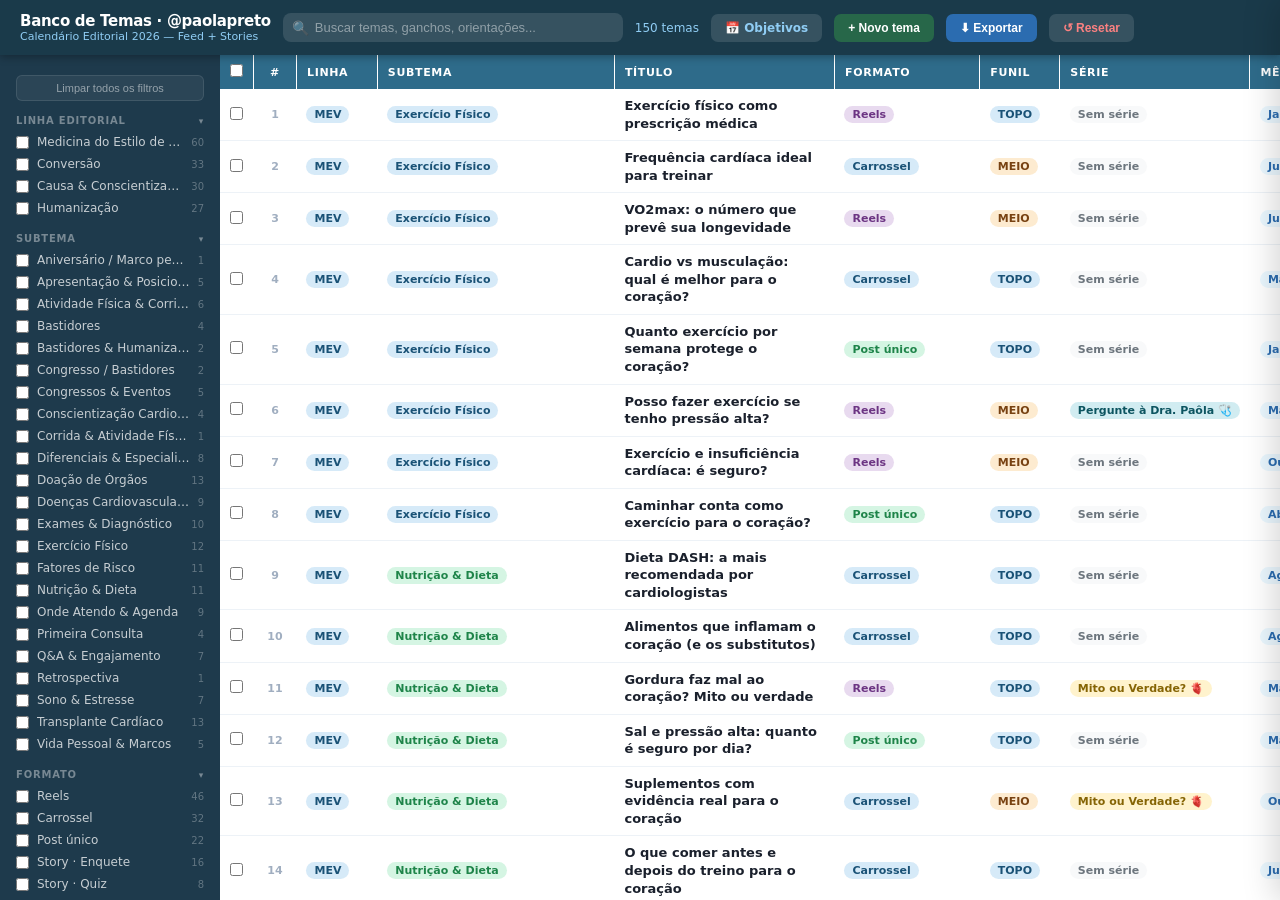
<file: banco_temas.html>
<!DOCTYPE html>
<html lang="pt-BR">
<head>
<meta charset="UTF-8">
<meta name="viewport" content="width=device-width, initial-scale=1.0">
<title>Banco de Temas · @paolapreto · 2026</title>
<style>
*{box-sizing:border-box;margin:0;padding:0}
body{font-family:-apple-system,BlinkMacSystemFont,'Segoe UI',system-ui,sans-serif;background:#F0F4F8;color:#1A202C;font-size:13px}

/* ── LAYOUT ─────────────────────────────────────────────────────── */
.app{display:flex;flex-direction:column;height:100vh;overflow:hidden}
.header{background:#1A3A4A;color:#fff;padding:12px 20px;display:flex;align-items:center;gap:12px;flex-shrink:0;z-index:100;box-shadow:0 2px 8px rgba(0,0,0,.3)}
.header h1{font-size:15px;font-weight:700;white-space:nowrap;letter-spacing:-.3px}
.header .tag{font-size:11px;color:#90CDF4;font-weight:400}
.search-wrap{flex:1;max-width:340px;position:relative}
.search-wrap input{width:100%;padding:7px 12px 7px 32px;border-radius:8px;border:none;background:rgba(255,255,255,.12);color:#fff;font-size:13px;outline:none;transition:.2s}
.search-wrap input::placeholder{color:rgba(255,255,255,.45)}
.search-wrap input:focus{background:rgba(255,255,255,.2)}
.search-icon{position:absolute;left:9px;top:50%;transform:translateY(-50%);opacity:.5;font-size:14px}
.counter{font-size:12px;color:#90CDF4;white-space:nowrap}
.btn{padding:7px 14px;border-radius:7px;border:none;cursor:pointer;font-size:12px;font-weight:600;transition:.15s}
.btn-export{background:#2B6CB0;color:#fff}.btn-export:hover{background:#2C5282}
.btn-reset{background:rgba(255,255,255,.12);color:#FC8181}.btn-reset:hover{background:rgba(252,129,129,.2)}

.body{display:flex;flex:1;overflow:hidden}

/* ── SIDEBAR ─────────────────────────────────────────────────────── */
.sidebar{width:220px;flex-shrink:0;background:#1E3A4C;overflow-y:auto;padding:12px 0}
.sidebar::-webkit-scrollbar{width:4px}.sidebar::-webkit-scrollbar-thumb{background:rgba(255,255,255,.15);border-radius:2px}
.filter-group{margin-bottom:4px}
.filter-title{font-size:10px;font-weight:700;text-transform:uppercase;letter-spacing:.08em;color:rgba(255,255,255,.4);padding:10px 16px 5px;cursor:pointer;display:flex;justify-content:space-between;align-items:center;user-select:none}
.filter-title:hover{color:rgba(255,255,255,.7)}
.filter-title .arrow{font-size:9px;transition:.2s}
.filter-title.collapsed .arrow{transform:rotate(-90deg)}
.filter-items{overflow:hidden}
.filter-items.hidden{display:none}
.filter-item{display:flex;align-items:center;gap:8px;padding:4px 16px;cursor:pointer;border-radius:0;transition:.1s}
.filter-item:hover{background:rgba(255,255,255,.07)}
.filter-item input[type=checkbox]{accent-color:#63B3ED;width:13px;height:13px;cursor:pointer;flex-shrink:0}
.filter-item label{font-size:12px;color:rgba(255,255,255,.75);cursor:pointer;flex:1;white-space:nowrap;overflow:hidden;text-overflow:ellipsis}
.filter-item .count{font-size:10px;color:rgba(255,255,255,.3);flex-shrink:0}
.sidebar-clear{margin:8px 16px 4px;padding:6px;background:rgba(255,255,255,.06);border:1px solid rgba(255,255,255,.1);border-radius:6px;color:rgba(255,255,255,.5);font-size:11px;cursor:pointer;width:calc(100% - 32px);text-align:center;transition:.15s}
.sidebar-clear:hover{background:rgba(255,255,255,.1);color:#fff}

/* ── MAIN ─────────────────────────────────────────────────────────── */
.main{flex:1;overflow-y:auto;padding:0;padding-bottom:80px}
.main::-webkit-scrollbar{width:6px}.main::-webkit-scrollbar-thumb{background:#CBD5E0;border-radius:3px}

table{width:100%;border-collapse:collapse;background:#fff}
thead{position:sticky;top:0;z-index:50}
thead tr{background:#2E6B8A}
thead th{padding:9px 10px;text-align:left;font-size:11px;font-weight:700;color:#fff;text-transform:uppercase;letter-spacing:.06em;white-space:nowrap;border-right:1px solid rgba(255,255,255,.1)}
thead th:last-child{border-right:none}

/* column widths */
.col-num{width:42px;text-align:center}
.col-linha{width:62px}
.col-subtema{width:130px}
.col-titulo{width:auto;min-width:220px}
.col-fmt{width:84px}
.col-funil{width:64px}
.col-serie{width:110px}
.col-mes{width:80px}
.col-exp{width:32px;text-align:center}

tbody tr.summary{cursor:pointer;border-bottom:1px solid #EDF2F7;transition:.1s}
tbody tr.summary:hover{background:#EBF8FF}
tbody tr.summary.expanded-row{background:#EBF8FF}
tbody tr.summary td{padding:8px 10px;vertical-align:middle}
.td-num{font-size:11px;color:#A0AEC0;text-align:center;font-weight:700}
.td-titulo{font-weight:600;color:#1A202C;line-height:1.35}
.expand-btn{font-size:14px;color:#A0AEC0;text-align:center;transition:.2s;user-select:none}
.expanded-row .expand-btn{color:#2B6CB0}

tbody tr.detail{display:none}
tbody tr.detail.show{display:table-row}
tbody tr.detail td{padding:0}
.detail-panel{padding:16px 20px;background:#F7FAFC;border-bottom:2px solid #BEE3F8}

.field-block{margin-bottom:14px}
.field-block:last-child{margin-bottom:0}
.field-label{font-size:10px;font-weight:800;text-transform:uppercase;letter-spacing:.08em;color:#718096;margin-bottom:5px}
.field-content{font-size:13px;color:#2D3748;line-height:1.6;padding:6px 8px;border-radius:5px;cursor:pointer;transition:.15s;white-space:pre-wrap;word-break:break-word}
.field-content:hover{background:#E2E8F0}
.field-content.editing{display:none}
.field-textarea{width:100%;min-height:72px;font-size:13px;color:#2D3748;border:2px solid #4299E1;border-radius:5px;padding:6px 8px;resize:vertical;font-family:inherit;line-height:1.6;background:#fff}
.field-hint{font-size:10px;color:#A0AEC0;margin-top:3px}

/* ── BADGES ──────────────────────────────────────────────────────── */
.badge{display:inline-flex;align-items:center;padding:2px 8px;border-radius:999px;font-size:11px;font-weight:700;cursor:pointer;user-select:none;transition:.1s;white-space:nowrap}
.badge:hover{filter:brightness(.93)}

/* Linha */
.badge-linha-mev{background:#D6EAF8;color:#1A5276}
.badge-linha-conv{background:#FDEDEC;color:#922B21}
.badge-linha-causa{background:#D5F5E3;color:#1E8449}
.badge-linha-hum{background:#F4ECF7;color:#76448A}

/* Subtema */
.badge-sub-ef{background:#D6EAF8;color:#1A5276}
.badge-sub-nd{background:#D5F5E3;color:#1E8449}
.badge-sub-fr{background:#FDEDEC;color:#922B21}
.badge-sub-se{background:#F4ECF7;color:#76448A}
.badge-sub-ed{background:#FEF9E7;color:#9A7D0A}
.badge-sub-dc{background:#FDEBD0;color:#A04000}
.badge-sub-ap{background:#FDEDEC;color:#922B21}
.badge-sub-de{background:#F4ECF7;color:#76448A}
.badge-sub-oa{background:#FDEBD0;color:#784212}
.badge-sub-pc{background:#D5F5E3;color:#1E8449}
.badge-sub-qa{background:#FEF9E7;color:#9A7D0A}
.badge-sub-default{background:#EDF2F7;color:#4A5568}

/* Formato */
.badge-fmt-reels{background:#E8DAEF;color:#6C3483}
.badge-fmt-carrossel{background:#D6EAF8;color:#1A5276}
.badge-fmt-post{background:#D5F5E3;color:#1E8449}
.badge-fmt-story{background:#FCE4EC;color:#880E4F}

/* Funil */
.badge-funil-topo{background:#D6EAF8;color:#1A5276}
.badge-funil-meio{background:#FDEBD0;color:#784212}
.badge-funil-fundo{background:#FDEDEC;color:#922B21}

/* Série */
.badge-serie-mv{background:#FFF3CD;color:#856404}
.badge-serie-pq{background:#D1ECF1;color:#0C5460}
.badge-serie-none{background:#F8F9FA;color:#6C757D}

/* Mês */
.badge-mes{background:#EBF8FF;color:#2B6CB0}
.badge-mes-banco{background:#FFF5F5;color:#9B2C2C}

/* ── CUSTOM DROPDOWN ─────────────────────────────────────────────── */
.dp-overlay{position:fixed;inset:0;z-index:499;background:transparent}
.dp-menu{position:fixed;background:#fff;border:1px solid #E2E8F0;border-radius:8px;box-shadow:0 8px 24px rgba(0,0,0,.12);z-index:500;min-width:140px;padding:4px 0;overflow:hidden}
.dp-item{padding:7px 14px;cursor:pointer;font-size:12px;font-weight:600;transition:.1s;display:flex;align-items:center;gap:8px}
.dp-item:hover{background:#EBF8FF}
.dp-item.active{background:#EBF8FF;color:#2B6CB0}

/* ── EMPTY STATE ─────────────────────────────────────────────────── */
.empty{padding:60px 20px;text-align:center;color:#A0AEC0}
.empty .icon{font-size:40px;margin-bottom:12px}
.empty p{font-size:14px}

/* ── SAVE TOAST ──────────────────────────────────────────────────── */
.toast{position:fixed;bottom:20px;right:20px;background:#276749;color:#fff;padding:8px 16px;border-radius:8px;font-size:12px;font-weight:600;opacity:0;transition:opacity .3s;z-index:1000;pointer-events:none}
.toast.show{opacity:1}

/* ── SORT ─────────────────────────────────────────────────────── */
.th-sort{cursor:pointer;user-select:none}
.th-sort:hover{background:#256382}
.sort-ind{margin-left:4px;font-size:9px;opacity:.55;display:inline-block;min-width:10px}

/* ── SELECTION ─────────────────────────────────────────────────── */
.col-check{width:36px;text-align:center}
tbody tr.summary.selected-row{background:#FFFDE7}
tbody tr.summary.selected-row:hover{background:#FFF9C4}

/* ── CART FAB ──────────────────────────────────────────────────── */
.cart-fab{position:fixed;bottom:24px;right:24px;background:#744210;color:#FEFCBF;border:none;border-radius:999px;padding:11px 20px;font-size:14px;font-weight:700;cursor:pointer;box-shadow:0 4px 16px rgba(0,0,0,.3);z-index:700;transition:.2s;display:none}
.cart-fab:hover{background:#5F370E;transform:scale(1.04)}
.cart-fab-count{display:inline-block;background:#fff;color:#744210;border-radius:999px;font-size:11px;font-weight:800;min-width:18px;height:18px;line-height:18px;text-align:center;padding:0 4px;margin-left:6px}

/* ── CART DRAWER ───────────────────────────────────────────────── */
.drawer-overlay{position:fixed;inset:0;background:rgba(0,0,0,.35);z-index:800;display:none}
.cart-drawer{position:fixed;right:0;top:0;bottom:0;width:400px;background:#fff;z-index:810;display:flex;flex-direction:column;box-shadow:-4px 0 32px rgba(0,0,0,.18);transform:translateX(100%);transition:transform .25s ease}
.cart-drawer.open{transform:translateX(0)}
.cart-hdr{background:#1A3A4A;color:#fff;padding:14px 16px;display:flex;justify-content:space-between;align-items:center;flex-shrink:0}
.cart-hdr h3{font-size:14px;font-weight:700}
.cart-close-btn{background:none;border:none;color:#fff;font-size:20px;cursor:pointer;line-height:1;opacity:.7;padding:0 4px}
.cart-close-btn:hover{opacity:1}
.cart-items{flex:1;overflow-y:auto;padding:4px 0}
.cart-item{padding:9px 16px;border-bottom:1px solid #EDF2F7;display:flex;align-items:flex-start;gap:8px}
.cart-item-num{font-size:10px;color:#A0AEC0;font-weight:800;flex-shrink:0;margin-top:3px;width:20px}
.cart-item-info{flex:1;min-width:0}
.cart-item-titulo{font-weight:600;font-size:12px;line-height:1.4;color:#1A202C}
.cart-item-meta{font-size:11px;color:#718096;margin-top:2px}
.cart-item-del{background:none;border:none;color:#CBD5E0;cursor:pointer;font-size:16px;flex-shrink:0;transition:.1s;padding:0}
.cart-item-del:hover{color:#FC8181}
.cart-empty{padding:48px 16px;text-align:center;color:#A0AEC0;font-size:13px}
.cart-foot{padding:14px 16px;border-top:2px solid #EDF2F7;flex-shrink:0;background:#F7FAFC}
.cart-foot-label{font-size:10px;font-weight:800;text-transform:uppercase;letter-spacing:.06em;color:#718096;margin-bottom:8px}
.cart-assign-row{display:flex;gap:8px;margin-bottom:10px}
.cart-assign-row select{flex:1;padding:8px 10px;border:1.5px solid #CBD5E0;border-radius:6px;font-size:13px;font-family:inherit;background:#fff}
.btn-assign{background:#276749;color:#fff;padding:8px 14px;flex-shrink:0}
.btn-assign:hover{background:#22543D}
.btn-clear-cart{width:100%;padding:7px;background:rgba(252,129,129,.08);border:1px solid #FEB2B2;color:#C53030;font-size:12px;font-weight:600;border-radius:6px;cursor:pointer;transition:.15s}
.btn-clear-cart:hover{background:rgba(252,129,129,.18)}

/* ── ADD MODAL ─────────────────────────────────────────────────── */
.modal-overlay{position:fixed;inset:0;background:rgba(0,0,0,.5);z-index:1000;display:flex;align-items:center;justify-content:center;padding:20px}
.modal{background:#fff;border-radius:12px;width:100%;max-width:660px;max-height:90vh;display:flex;flex-direction:column;box-shadow:0 20px 60px rgba(0,0,0,.3)}
.modal-hdr{background:#1A3A4A;color:#fff;padding:14px 20px;border-radius:12px 12px 0 0;display:flex;justify-content:space-between;align-items:center;flex-shrink:0}
.modal-hdr h3{font-size:14px;font-weight:700}
.modal-close{background:none;border:none;color:#fff;font-size:20px;cursor:pointer;opacity:.7;padding:0 4px}
.modal-close:hover{opacity:1}
.modal-body{padding:20px;overflow-y:auto;flex:1;display:grid;grid-template-columns:1fr 1fr;gap:14px}
.form-field{display:flex;flex-direction:column;gap:5px}
.form-field.full{grid-column:1/-1}
.form-label{font-size:10px;font-weight:800;text-transform:uppercase;letter-spacing:.07em;color:#718096}
.form-field input,.form-field select,.form-field textarea{padding:8px 10px;border:1.5px solid #CBD5E0;border-radius:6px;font-size:13px;font-family:inherit;transition:.15s;background:#fff;color:#1A202C}
.form-field input:focus,.form-field select:focus,.form-field textarea:focus{border-color:#4299E1;outline:none;box-shadow:0 0 0 3px rgba(66,153,225,.12)}
.form-field textarea{min-height:84px;resize:vertical}
.modal-foot{padding:12px 20px;border-top:1px solid #EDF2F7;display:flex;justify-content:flex-end;gap:8px;flex-shrink:0;background:#F7FAFC;border-radius:0 0 12px 12px}
.btn-cancel{background:#EDF2F7;color:#4A5568}.btn-cancel:hover{background:#E2E8F0}
.btn-submit{background:#2B6CB0;color:#fff}.btn-submit:hover{background:#2C5282}
.field-input{width:100%;font-size:13px;color:#2D3748;border:1.5px solid #CBD5E0;border-radius:5px;padding:6px 8px;font-family:inherit;background:#fff}
.btn-novo{background:#276749;color:#fff}.btn-novo:hover{background:#22543D}
.btn-cal{background:rgba(255,255,255,.12);color:#90CDF4;text-decoration:none;display:inline-flex;align-items:center;gap:4px}.btn-cal:hover{background:rgba(255,255,255,.2);color:#fff}
</style>
</head>
<body>
<div class="app">

<div class="header">
  <div>
    <h1>Banco de Temas · @paolapreto</h1>
    <div class="tag">Calendário Editorial 2026 — Feed + Stories</div>
  </div>
  <div class="search-wrap">
    <span class="search-icon">🔍</span>
    <input type="text" id="search" placeholder="Buscar temas, ganchos, orientações..." autocomplete="off">
  </div>
  <span class="counter" id="counter">— temas</span>
  <a href="objetivos.html" class="btn btn-cal">📅 Objetivos</a>
  <button class="btn btn-novo" onclick="openAddModal()">+ Novo tema</button>
  <button class="btn btn-export" onclick="exportHTML()">⬇ Exportar</button>
  <button class="btn btn-reset" onclick="resetData()" title="Descartar todas as edições e restaurar dados originais">↺ Resetar</button>
</div>

<div class="body">
  <aside class="sidebar" id="sidebar"></aside>
  <main class="main">
    <table id="tbl">
      <thead>
        <tr>
          <th class="col-check"><input type="checkbox" id="cbAll" title="Selecionar todos visíveis" onchange="toggleSelectAll(this.checked)" style="accent-color:#90CDF4;width:13px;height:13px;cursor:pointer"></th>
          <th class="col-num">#</th>
          <th class="col-linha th-sort" onclick="sortBy('linha')">Linha <span class="sort-ind" id="si-linha"></span></th>
          <th class="col-subtema th-sort" onclick="sortBy('subtema')">Subtema <span class="sort-ind" id="si-subtema"></span></th>
          <th class="col-titulo th-sort" onclick="sortBy('titulo')">Título <span class="sort-ind" id="si-titulo"></span></th>
          <th class="col-fmt th-sort" onclick="sortBy('formato')">Formato <span class="sort-ind" id="si-formato"></span></th>
          <th class="col-funil th-sort" onclick="sortBy('funil')">Funil <span class="sort-ind" id="si-funil"></span></th>
          <th class="col-serie th-sort" onclick="sortBy('serie')">Série <span class="sort-ind" id="si-serie"></span></th>
          <th class="col-mes th-sort" onclick="sortBy('mes')">Mês <span class="sort-ind" id="si-mes"></span></th>
          <th class="col-exp"></th>
        </tr>
      </thead>
      <tbody id="tbody"></tbody>
    </table>
    <div id="empty" class="empty" style="display:none">
      <div class="icon">🫀</div>
      <p>Nenhum tema encontrado com os filtros ativos.</p>
    </div>
  </main>
</div>
</div>

<!-- ── CART FAB ──────────────────────────────────────────────────── -->
<button class="cart-fab" id="cartFab" onclick="openCart()">
  🛒<span class="cart-fab-count" id="cartFabCount">0</span>
</button>

<!-- ── CART DRAWER ──────────────────────────────────────────────── -->
<div class="drawer-overlay" id="drawerOverlay" onclick="closeCart()"></div>
<div class="cart-drawer" id="cartDrawer">
  <div class="cart-hdr">
    <h3>🛒 Caixinha do mês</h3>
    <button class="cart-close-btn" onclick="closeCart()">✕</button>
  </div>
  <div class="cart-items" id="cartItems"></div>
  <div class="cart-foot">
    <div class="cart-foot-label">Atribuir seleção ao mês:</div>
    <div class="cart-assign-row">
      <select id="cartMesSelect">
        <option value="">— escolha o mês —</option>
        <option>Abril</option><option>Maio</option><option>Junho</option>
        <option>Julho</option><option>Agosto</option><option>Setembro</option>
        <option>Outubro</option><option>Novembro</option><option>Dezembro</option>
        <option>Banco</option>
      </select>
      <button class="btn btn-assign" onclick="assignToMonth()">Aplicar</button>
    </div>
    <button class="btn-clear-cart" onclick="clearSelection()">✕ Limpar seleção</button>
  </div>
</div>

<!-- ── MODAL NOVO TEMA ───────────────────────────────────────────── -->
<div class="modal-overlay" id="modalOverlay" style="display:none" onclick="if(event.target===this)closeAddModal()">
  <div class="modal">
    <div class="modal-hdr">
      <h3>+ Novo tema</h3>
      <button class="modal-close" onclick="closeAddModal()">✕</button>
    </div>
    <div class="modal-body">
      <div class="form-field">
        <label class="form-label">Linha editorial</label>
        <select id="f-linha">
          <option>Medicina do Estilo de Vida</option>
          <option>Conversão</option>
          <option>Causa &amp; Conscientização</option>
          <option>Humanização</option>
        </select>
      </div>
      <div class="form-field">
        <label class="form-label">Subtema</label>
        <input type="text" id="f-subtema" placeholder="Ex: Exercício Físico">
      </div>
      <div class="form-field full">
        <label class="form-label">Título do post</label>
        <input type="text" id="f-titulo" placeholder="Título principal do conteúdo">
      </div>
      <div class="form-field">
        <label class="form-label">Formato</label>
        <select id="f-formato">
          <option>Reels</option><option>Carrossel</option><option>Post único</option>
          <option>Story · Enquete</option><option>Story · Quiz</option>
          <option>Story · Caixinha</option><option>Story · Slider</option>
          <option>Story · Sequência</option>
        </select>
      </div>
      <div class="form-field">
        <label class="form-label">Funil</label>
        <select id="f-funil">
          <option>TOPO</option><option>MEIO</option><option>FUNDO</option>
        </select>
      </div>
      <div class="form-field full">
        <label class="form-label">Objetivo da postagem</label>
        <textarea id="f-objetivo" placeholder="O que esse post pretende alcançar?"></textarea>
      </div>
      <div class="form-field full">
        <label class="form-label">Gancho de abertura</label>
        <textarea id="f-gancho" placeholder="Primeira frase ou frame do conteúdo"></textarea>
      </div>
      <div class="form-field full">
        <label class="form-label">Orientações de produção</label>
        <textarea id="f-orientacoes" placeholder="Roteiro, estrutura de slides, CTA etc."></textarea>
      </div>
      <div class="form-field">
        <label class="form-label">Série</label>
        <select id="f-serie">
          <option>—</option>
          <option>Mito ou Verdade? 🫀</option>
          <option>Pergunte à Dra. Paôla 🩺</option>
        </select>
      </div>
      <div class="form-field">
        <label class="form-label">Mês</label>
        <select id="f-mes">
          <option>Banco</option>
          <option>Abril</option><option>Maio</option><option>Junho</option>
          <option>Julho</option><option>Agosto</option><option>Setembro</option>
          <option>Outubro</option><option>Novembro</option><option>Dezembro</option>
          <option>Janeiro</option><option>Fevereiro</option><option>Março</option>
        </select>
      </div>
    </div>
    <div class="modal-foot">
      <button class="btn btn-cancel" onclick="closeAddModal()">Cancelar</button>
      <button class="btn btn-submit" onclick="submitNewTema()">Adicionar tema</button>
    </div>
  </div>
</div>

<div class="dp-overlay" id="dpOverlay" style="display:none" onclick="closeDropdown()"></div>
<div class="dp-menu" id="dpMenu" style="display:none"></div>
<div class="toast" id="toast">Salvo ✓</div>

<script>
// ── DATA ──────────────────────────────────────────────────────────────────────
window.__TEMAS_DATA__ = [
  {
    "id": 0,
    "linha": "Medicina do Estilo de Vida",
    "subtema": "Exercício Físico",
    "titulo": "Exercício físico como prescrição médica",
    "formato": "Reels",
    "funil": "TOPO",
    "objetivo": "Posicionar exercício como remédio cardiovascular comprovado — não como sugestão de estilo de vida",
    "gancho": "Exercício não é sugestão de estilo de vida. É prescrição médica. E eu vou te explicar por quê.",
    "orientacoes": "Reels ≤60s. Abertura com afirmação provocativa. Dado: pacientes que se exercitam têm X% menos risco de morte cardiovascular. Linguagem de amiga médica, sem jargão. CTA fundo de funil: 'Agende sua avaliação para receber a sua prescrição.'",
    "serie": "—",
    "mes": "Janeiro"
  },
  {
    "id": 1,
    "linha": "Medicina do Estilo de Vida",
    "subtema": "Exercício Físico",
    "titulo": "Frequência cardíaca ideal para treinar",
    "formato": "Carrossel",
    "funil": "MEIO",
    "objetivo": "Ensinar pacientes a monitorar a intensidade do exercício com segurança e sem medo",
    "gancho": "Você está se exercitando forte demais — ou fraco demais. Como saber qual é o seu caso?",
    "orientacoes": "Carrossel 6 slides. S1: pergunta-gancho. S2: FC máxima em linguagem leiga ('220 menos sua idade'). S3–4: zonas de treino com exemplos ('respiração ofegante = zona 3'). S5: sinais de alerta. S6: CTA 'Salva esse post antes do próximo treino.'",
    "serie": "—",
    "mes": "Junho"
  },
  {
    "id": 2,
    "linha": "Medicina do Estilo de Vida",
    "subtema": "Exercício Físico",
    "titulo": "VO2max: o número que prevê sua longevidade",
    "formato": "Reels",
    "funil": "MEIO",
    "objetivo": "Apresentar VO2max como marcador de saúde cardiovascular acessível e melhorável",
    "gancho": "Tem um número que prevê quanto tempo você vai viver. Seu cardiologista já te perguntou sobre ele?",
    "orientacoes": "Reels ≤60s. Abertura com dado surpresa. Explicar VO2max como 'capacidade do coração de entregar oxigênio ao corpo'. Citar estudo de mortalidade. Boa notícia: melhora com treino regular. CTA: 'Deixa nos comentários se você conhecia esse número.'",
    "serie": "—",
    "mes": "Junho"
  },
  {
    "id": 3,
    "linha": "Medicina do Estilo de Vida",
    "subtema": "Exercício Físico",
    "titulo": "Cardio vs musculação: qual é melhor para o coração?",
    "formato": "Carrossel",
    "funil": "TOPO",
    "objetivo": "Desmistificar que apenas aeróbico protege o coração e ampliar a percepção de exercício saudável",
    "gancho": "Você vai à academia mas só faz cardio? Seu coração precisa mais do que isso.",
    "orientacoes": "Carrossel 6 slides. S1: gancho. S2: benefícios do aeróbico. S3: benefícios surpreendentes da musculação (reduz PA, melhora insulina). S4: combinação ideal. S5: cuidados para quem tem doença cardíaca. S6: CTA 'Compartilha com quem só faz uma coisa.'",
    "serie": "—",
    "mes": "Maio"
  },
  {
    "id": 4,
    "linha": "Medicina do Estilo de Vida",
    "subtema": "Exercício Físico",
    "titulo": "Quanto exercício por semana protege o coração?",
    "formato": "Post único",
    "funil": "TOPO",
    "objetivo": "Dar uma meta simples e acionável para o público sedentário começar a se mover",
    "gancho": "30 minutos por dia, 5 vezes por semana. É tudo que o seu coração pede.",
    "orientacoes": "Post único com infográfico limpo: pictograma 5 dias × 30 min. Legenda: 150 min semanais em pequenas metas ('pode ser 3x de 10 min'). CTA: 'Compartilha com quem precisa começar hoje.'",
    "serie": "—",
    "mes": "Janeiro"
  },
  {
    "id": 5,
    "linha": "Medicina do Estilo de Vida",
    "subtema": "Exercício Físico",
    "titulo": "Posso fazer exercício se tenho pressão alta?",
    "formato": "Reels",
    "funil": "MEIO",
    "objetivo": "Quebrar o medo de que hipertensos não podem se exercitar — crença que piora o quadro",
    "gancho": "Dra., tenho pressão alta. Posso malhar? Essa dúvida pode estar te impedindo de proteger o coração.",
    "orientacoes": "Reels ≤60s. Voz do paciente na abertura. Resposta direta: sim, com acompanhamento. Exercício REDUZ a pressão a longo prazo. Quando NÃO fazer. CTA: 'Agende sua avaliação — prescrição individualizada.'",
    "serie": "Pergunte à Dra. Paôla 🩺",
    "mes": "Março"
  },
  {
    "id": 6,
    "linha": "Medicina do Estilo de Vida",
    "subtema": "Exercício Físico",
    "titulo": "Exercício e insuficiência cardíaca: é seguro?",
    "formato": "Reels",
    "funil": "MEIO",
    "objetivo": "Mostrar que pacientes com IC podem e devem se exercitar — com supervisão",
    "gancho": "Meu paciente me disse: 'Prefiro não arriscar.' Mas parar de se mover com insuficiência cardíaca pode piorar tudo.",
    "orientacoes": "Reels ≤60s. Crença errada do paciente na abertura. Virada: reabilitação cardíaca reduz hospitalização. Dado de impacto. Quem indica e como funciona a prescrição segura. CTA: 'Encaminha pra quem você conhece com IC.'",
    "serie": "—",
    "mes": "Outubro"
  },
  {
    "id": 7,
    "linha": "Medicina do Estilo de Vida",
    "subtema": "Exercício Físico",
    "titulo": "Caminhar conta como exercício para o coração?",
    "formato": "Post único",
    "funil": "TOPO",
    "objetivo": "Incentivar o público sedentário a começar com algo acessível — remover barreiras de entrada",
    "gancho": "Você não precisa de academia. Nem de tênis caro. Nem de tempo sobrando. Só precisa começar.",
    "orientacoes": "Post único com visual motivacional. Caminhada de 30 min reduz risco de infarto em X%. Meta: 'comece com 15 minutos hoje'. Tom acolhedor. CTA: 'Salva esse post pra lembrar amanhã de manhã.'",
    "serie": "—",
    "mes": "Abril"
  },
  {
    "id": 8,
    "linha": "Medicina do Estilo de Vida",
    "subtema": "Nutrição & Dieta",
    "titulo": "Dieta DASH: a mais recomendada por cardiologistas",
    "formato": "Carrossel",
    "funil": "TOPO",
    "objetivo": "Apresentar a dieta DASH como estratégia comprovada de controle pressórico em linguagem acessível",
    "gancho": "Essa dieta reduz a pressão arterial em semanas. E a maioria das pessoas nunca ouviu falar dela.",
    "orientacoes": "Carrossel 7 slides. S1: dado de impacto sobre PA. S2: o que é a DASH em 1 frase. S3–6: componentes práticos (frutas, vegetais, laticínios magros, redução de sal) com exemplos. S7: CTA 'Salva e começa essa semana.'",
    "serie": "—",
    "mes": "Agosto"
  },
  {
    "id": 9,
    "linha": "Medicina do Estilo de Vida",
    "subtema": "Nutrição & Dieta",
    "titulo": "Alimentos que inflamam o coração (e os substitutos)",
    "formato": "Carrossel",
    "funil": "TOPO",
    "objetivo": "Mostrar quais alimentos aumentam inflamação cardiovascular e dar opções concretas de troca",
    "gancho": "Você come sem saber que está inflamando o seu coração. Vou te mostrar o que trocar.",
    "orientacoes": "Carrossel estilo 'vilão vs herói': cada slide = 1 alimento problemático + 1 substituto com foto. Tom prático, sem julgamento. CTA: 'Qual troca você consegue fazer essa semana? Comenta aqui.'",
    "serie": "—",
    "mes": "Agosto"
  },
  {
    "id": 10,
    "linha": "Medicina do Estilo de Vida",
    "subtema": "Nutrição & Dieta",
    "titulo": "Gordura faz mal ao coração? Mito ou verdade",
    "formato": "Reels",
    "funil": "TOPO",
    "objetivo": "Desmistificar a visão de que toda gordura é ruim — diferenciar saturada de insaturada",
    "gancho": "Mito ou Verdade: gordura faz mal ao coração. Você vai se surpreender com a resposta.",
    "orientacoes": "Reels ≤60s, formato Mito ou Verdade. 'Verdade — mas só metade da história.' Saturada (vilã) vs insaturada (aliada): manteiga vs azeite, embutido vs abacate. CTA: 'Compartilha com quem ainda tem medo de gordura.'",
    "serie": "Mito ou Verdade? 🫀",
    "mes": "Março"
  },
  {
    "id": 11,
    "linha": "Medicina do Estilo de Vida",
    "subtema": "Nutrição & Dieta",
    "titulo": "Sal e pressão alta: quanto é seguro por dia?",
    "formato": "Post único",
    "funil": "TOPO",
    "objetivo": "Dar referência numérica clara sobre sódio e gerar consciência sobre consumo excessivo",
    "gancho": "Você provavelmente está consumindo o dobro do sal recomendado — e não sabe.",
    "orientacoes": "Post único com infográfico: colher de sal + 5g/dia (OMS). 1 dica prática para reduzir sem sofrimento. CTA: 'Salva e mede o seu sal hoje.'",
    "serie": "—",
    "mes": "Março"
  },
  {
    "id": 12,
    "linha": "Medicina do Estilo de Vida",
    "subtema": "Nutrição & Dieta",
    "titulo": "Suplementos com evidência real para o coração",
    "formato": "Carrossel",
    "funil": "MEIO",
    "objetivo": "Orientar sobre suplementos com evidência científica e desmistificar modas sem base",
    "gancho": "Ômega-3, coenzima Q10, vitamina D... Quais realmente funcionam? A resposta não é simples.",
    "orientacoes": "Carrossel 6 slides. S1: lista de suplementos populares. S2–5: veredito por suplemento ('evidência forte / fraca / sem evidência') em linguagem leiga. S6: 'nenhum substitui medicamento prescrito' + CTA.",
    "serie": "Mito ou Verdade? 🫀",
    "mes": "Outubro"
  },
  {
    "id": 13,
    "linha": "Medicina do Estilo de Vida",
    "subtema": "Nutrição & Dieta",
    "titulo": "O que comer antes e depois do treino para o coração",
    "formato": "Carrossel",
    "funil": "TOPO",
    "objetivo": "Cruzar nutrição e exercício para engajar público ativo e mostrar cuidado integrado",
    "gancho": "Você treina mas não sabe o que comer? Seu coração sente a diferença.",
    "orientacoes": "Carrossel 5 slides. S1: gancho. S2: antes (carboidrato leve, hidratação). S3: depois (proteína + hidratação). S4: o que EVITAR (cafeína em excesso, jejum). S5: CTA 'Salva e leva pro próximo treino.'",
    "serie": "—",
    "mes": "Junho"
  },
  {
    "id": 14,
    "linha": "Medicina do Estilo de Vida",
    "subtema": "Nutrição & Dieta",
    "titulo": "Álcool e coração: existe dose segura?",
    "formato": "Reels",
    "funil": "TOPO",
    "objetivo": "Atualizar o público sobre as evidências mais recentes que revisaram o 'vinho faz bem'",
    "gancho": "Dra., uma taça de vinho por dia faz bem para o coração? A ciência mudou de ideia — e eu preciso te contar.",
    "orientacoes": "Reels ≤60s. Tom: 'eu sei que você não quer ouvir isso'. Citar revisão das diretrizes recentes. Sem julgamento. CTA: 'Compartilha com quem sempre usou essa justificativa.'",
    "serie": "Mito ou Verdade? 🫀",
    "mes": "Dezembro"
  },
  {
    "id": 15,
    "linha": "Medicina do Estilo de Vida",
    "subtema": "Fatores de Risco",
    "titulo": "Hipertensão: a doença que não avisa",
    "formato": "Reels",
    "funil": "TOPO",
    "objetivo": "Criar consciência sobre a prevalência da hipertensão silenciosa e motivar check-up",
    "gancho": "Pressão alta não dói. Não avisa. E quando o coração finalmente sente — já passou tempo demais.",
    "orientacoes": "Reels ≤60s. Abertura emocional. 1 em 3 brasileiros tem hipertensão sem saber. 'Como descobrir' → 'o que fazer'. CTA: 'Você sabe sua pressão hoje? Se não, agenda uma consulta.'",
    "serie": "—",
    "mes": "Janeiro"
  },
  {
    "id": 16,
    "linha": "Medicina do Estilo de Vida",
    "subtema": "Fatores de Risco",
    "titulo": "Diabetes tipo 2 e o risco duplo para o coração",
    "formato": "Carrossel",
    "funil": "MEIO",
    "objetivo": "Alertar diabéticos e pré-diabéticos sobre o risco cardiovascular aumentado",
    "gancho": "Se você tem diabetes, o risco para o seu coração já é o dobro. Você está cuidando dos dois?",
    "orientacoes": "Carrossel 6 slides. S1: dado de impacto. S2: por que diabetes danifica os vasos ('açúcar desgasta as paredes'). S3: exames para monitorar os dois. S4: metas de controle. S5: papel do cardiologista. S6: CTA.",
    "serie": "—",
    "mes": "Março"
  },
  {
    "id": 17,
    "linha": "Medicina do Estilo de Vida",
    "subtema": "Fatores de Risco",
    "titulo": "Colesterol alto: remédio ou só dieta?",
    "formato": "Reels",
    "funil": "MEIO",
    "objetivo": "Orientar sobre quando a estatina é necessária e desmistificar o medo do medicamento",
    "gancho": "Dra., meu colesterol tá alto. Preciso mesmo tomar remédio? Essa dúvida chega toda semana no meu consultório.",
    "orientacoes": "Reels ≤60s. Voz do paciente. Depende do risco global, não só do número. 'Risco cardiovascular' em 1 frase. Quando só dieta basta vs quando remédio é necessário. CTA: 'Deixa nos comentários o que você já ouviu sobre estatina.'",
    "serie": "Pergunte à Dra. Paôla 🩺",
    "mes": "Outubro"
  },
  {
    "id": 18,
    "linha": "Medicina do Estilo de Vida",
    "subtema": "Fatores de Risco",
    "titulo": "Tabagismo: o que acontece com o coração a cada cigarro",
    "formato": "Carrossel",
    "funil": "TOPO",
    "objetivo": "Mostrar o impacto imediato e progressivo do cigarro no sistema cardiovascular",
    "gancho": "Você sabe o que acontece com o seu coração nos 20 minutos depois que você acende um cigarro?",
    "orientacoes": "Carrossel cronológico. S1: gancho. S2: '2 min — FC e PA sobem'. S3: '20 min — vasos ainda contraídos'. S4: '1 ano sem fumar — risco de infarto cai à metade'. S5: onde buscar ajuda. S6: CTA.",
    "serie": "—",
    "mes": "Novembro"
  },
  {
    "id": 19,
    "linha": "Medicina do Estilo de Vida",
    "subtema": "Fatores de Risco",
    "titulo": "Gordura abdominal e risco cardiovascular",
    "formato": "Post único",
    "funil": "TOPO",
    "objetivo": "Associar gordura visceral ao risco cardíaco sem julgamento estético — foco em saúde",
    "gancho": "Não é sobre estética. É sobre o coração.",
    "orientacoes": "Post único visual limpo. Circunferência de risco (homens >94cm, mulheres >80cm) + por que essa gordura é diferente. Tom acolhedor, zero julgamento. CTA: 'Salva e mede hoje em casa.'",
    "serie": "—",
    "mes": "Abril"
  },
  {
    "id": 20,
    "linha": "Medicina do Estilo de Vida",
    "subtema": "Fatores de Risco",
    "titulo": "Sedentarismo: o risco invisível do dia a dia",
    "formato": "Reels",
    "funil": "TOPO",
    "objetivo": "Criar urgência sobre o sedentarismo para motivar pequenas mudanças de comportamento",
    "gancho": "Ficar sentado por 8 horas por dia é tão perigoso para o coração quanto fumar. Você sabia disso?",
    "orientacoes": "Reels ≤60s. Dado de impacto na abertura. Mecanismo: inflamação crônica, PA elevada, resistência à insulina. Dicas práticas sem academia. CTA: 'Levanta e faz 5 minutos de caminhada agora.'",
    "serie": "—",
    "mes": "Janeiro"
  },
  {
    "id": 21,
    "linha": "Medicina do Estilo de Vida",
    "subtema": "Fatores de Risco",
    "titulo": "Histórico familiar de doença cardíaca: o que fazer?",
    "formato": "Carrossel",
    "funil": "TOPO",
    "objetivo": "Sensibilizar quem tem parentes com doença cardíaca a fazer rastreamento precoce",
    "gancho": "Seu pai ou mãe teve infarto? Isso importa — mas não é destino. Vou te explicar.",
    "orientacoes": "Carrossel 5 slides. S1: gancho empoderador. S2: o que herança genética significa de verdade. S3: fatores que você PODE controlar. S4: quais exames pedir e quando. S5: CTA.",
    "serie": "—",
    "mes": "Fevereiro"
  },
  {
    "id": 22,
    "linha": "Medicina do Estilo de Vida",
    "subtema": "Fatores de Risco",
    "titulo": "Estresse crônico como fator de risco cardiovascular",
    "formato": "Reels",
    "funil": "TOPO",
    "objetivo": "Conectar saúde mental à saúde cardiovascular — ampliar a percepção de prevenção",
    "gancho": "O estresse que você normaliza pode estar matando o seu coração. E isso não é figura de linguagem.",
    "orientacoes": "Reels ≤60s. Abertura emocional forte. Mecanismo: cortisol → inflamação → artérias. Conexão com sono e IC. Tom: 'você não está exagerando, seu corpo sente de verdade'. CTA: 'Compartilha com quem precisa ouvir isso.'",
    "serie": "—",
    "mes": "Fevereiro"
  },
  {
    "id": 23,
    "linha": "Medicina do Estilo de Vida",
    "subtema": "Sono & Estresse",
    "titulo": "Apneia do sono e o coração: a conexão que poucos conhecem",
    "formato": "Reels",
    "funil": "MEIO",
    "objetivo": "Alertar sobre apneia obstrutiva como fator de risco cardiovascular subestimado",
    "gancho": "Você ronca? Acorda cansado mesmo depois de dormir? Isso pode estar sobrecarregando o seu coração.",
    "orientacoes": "Reels ≤60s. Sintomas que o paciente reconhece. Mecanismo: falta de oxigênio à noite → PA sobe → coração sofre. Citar polissonografia. CTA: 'Pergunta pro seu parceiro se você ronca e agenda uma avaliação.'",
    "serie": "—",
    "mes": "Agosto"
  },
  {
    "id": 24,
    "linha": "Medicina do Estilo de Vida",
    "subtema": "Sono & Estresse",
    "titulo": "Quantas horas de sono protegem o coração?",
    "formato": "Post único",
    "funil": "TOPO",
    "objetivo": "Estabelecer sono como pilar da saúde cardiovascular — simples e direto",
    "gancho": "7 a 9 horas. Não é luxo — é cardioprevenção.",
    "orientacoes": "Post único com tipografia limpa e impactante. Sono <6h e risco de infarto. Tom firme mas acolhedor. CTA: 'Compartilha com quem dorme pouco achando que tá tudo bem.'",
    "serie": "—",
    "mes": "Agosto"
  },
  {
    "id": 25,
    "linha": "Medicina do Estilo de Vida",
    "subtema": "Sono & Estresse",
    "titulo": "Síndrome de Takotsubo: o coração pode se partir de emoção?",
    "formato": "Reels",
    "funil": "MEIO",
    "objetivo": "Explicar o Takotsubo de forma emocional e educativa — alta compartilhabilidade",
    "gancho": "Dra., é verdade que existe síndrome do coração partido? Uma paciente me fez essa pergunta — e a resposta é sim.",
    "orientacoes": "Reels ≤60s. Pergunta real da paciente na abertura. Takotsubo em linguagem leiga: 'estresse emocional intenso pode paralisar parte do coração temporariamente'. Quem está em risco. Como tratar. CTA: 'Compartilha com quem está passando por um momento difícil.'",
    "serie": "Pergunte à Dra. Paôla 🩺",
    "mes": "Fevereiro"
  },
  {
    "id": 26,
    "linha": "Medicina do Estilo de Vida",
    "subtema": "Sono & Estresse",
    "titulo": "Estresse crônico deixa marcas reais no coração",
    "formato": "Carrossel",
    "funil": "MEIO",
    "objetivo": "Aprofundar a relação entre estresse, inflamação e doença cardiovascular",
    "gancho": "O estresse não é 'coisa da cabeça'. Ele deixa marcas reais e visíveis no seu coração.",
    "orientacoes": "Carrossel 6 slides. S1: gancho debunking. S2: mecanismo (cortisol → inflamação → aterosclerose). S3: estresse agudo vs crônico. S4–5: estratégias com evidência. S6: CTA.",
    "serie": "—",
    "mes": "Maio"
  },
  {
    "id": 27,
    "linha": "Medicina do Estilo de Vida",
    "subtema": "Exames & Diagnóstico",
    "titulo": "ECG: o que essa folha de papel revela sobre você",
    "formato": "Carrossel",
    "funil": "MEIO",
    "objetivo": "Desmistificar o ECG e mostrar seu valor diagnóstico de forma visual e acessível",
    "gancho": "Esse exame é só uma folha de papel. Mas ela conta a história do seu coração — e eu vou te ensinar a ler.",
    "orientacoes": "Carrossel 7 slides. S1: gancho. S2: foto real de ECG com destaque nas ondas. S3–5: o que cada parte revela em linguagem leiga. S6: quando o médico pede. S7: CTA 'Salva — na próxima consulta você vai entender seu próprio ECG.'",
    "serie": "—",
    "mes": "Agosto"
  },
  {
    "id": 28,
    "linha": "Medicina do Estilo de Vida",
    "subtema": "Exames & Diagnóstico",
    "titulo": "Ecocardiograma: por que o médico pediu esse exame?",
    "formato": "Reels",
    "funil": "MEIO",
    "objetivo": "Explicar o ecocardiograma de forma acessível para pacientes que receberam a solicitação",
    "gancho": "O cardiologista pediu um ecocardiograma. O que isso significa? Primeiro: não precisa se assustar.",
    "orientacoes": "Reels ≤60s. Tranquilizar na abertura. 'É um ultrassom do coração, não dói, não irradia'. O que avalia (estrutura, função, válvulas). Quando é indicado. CTA: 'Deixa nos comentários se você já fez um.'",
    "serie": "Pergunte à Dra. Paôla 🩺",
    "mes": "Setembro"
  },
  {
    "id": 29,
    "linha": "Medicina do Estilo de Vida",
    "subtema": "Exames & Diagnóstico",
    "titulo": "MAPA: quando a pressão no consultório engana",
    "formato": "Post único",
    "funil": "TOPO",
    "objetivo": "Explicar o MAPA e o fenômeno da hipertensão do jaleco branco",
    "gancho": "Você sabia que a sua pressão pode ser diferente em casa e no consultório? Isso tem nome — e tem solução.",
    "orientacoes": "Post único com foto do aparelho + legenda. 'Hipertensão do jaleco branco' em 2 frases. Quando o MAPA é indicado. CTA: 'Pergunta pro seu cardiologista se você precisa desse exame.'",
    "serie": "—",
    "mes": "Abril"
  },
  {
    "id": 30,
    "linha": "Medicina do Estilo de Vida",
    "subtema": "Exames & Diagnóstico",
    "titulo": "Teste ergométrico: por que o médico pediu a esteira?",
    "formato": "Reels",
    "funil": "MEIO",
    "objetivo": "Orientar sobre o que o teste ergométrico avalia e quando é indicado",
    "gancho": "O cardiologista pediu uma esteira. O que esse exame realmente mede sobre o seu coração?",
    "orientacoes": "Reels ≤60s. Dúvida do paciente na abertura. Capacidade funcional, isquemia e arritmia durante esforço. Para quem é indicado. Como é feito. CTA: 'Já fez esse exame? Conta nos comentários como foi.'",
    "serie": "Pergunte à Dra. Paôla 🩺",
    "mes": "Novembro"
  },
  {
    "id": 31,
    "linha": "Medicina do Estilo de Vida",
    "subtema": "Exames & Diagnóstico",
    "titulo": "Checkup cardiovascular: quem precisa e com qual frequência?",
    "formato": "Carrossel",
    "funil": "TOPO",
    "objetivo": "Gerar demanda por consulta de rastreamento — mostrar que prevenção é para todos",
    "gancho": "Quando foi a última vez que você checou a saúde do seu coração? Se você precisou pensar — já passou da hora.",
    "orientacoes": "Carrossel 5 slides. S1: dado de mortalidade. S2: quem deve fazer (grupos de risco + assintomáticos >40). S3: frequência por faixa etária. S4: o que é avaliado. S5: CTA direto 'Agende sua avaliação — Einstein, São Luiz Itaim, Dante Pazzanese.'",
    "serie": "—",
    "mes": "Janeiro"
  },
  {
    "id": 32,
    "linha": "Medicina do Estilo de Vida",
    "subtema": "Exames & Diagnóstico",
    "titulo": "Exame de sangue e coração: o que pedir ao médico",
    "formato": "Carrossel",
    "funil": "TOPO",
    "objetivo": "Empoderar o paciente a saber quais exames solicitar para rastreamento cardiovascular",
    "gancho": "Você vai ao médico mas não sabe o que pedir pra proteger o seu coração. Aqui está o checklist.",
    "orientacoes": "Carrossel tipo checklist. S1: gancho empoderador. S2–5: exames essenciais (colesterol fracionado, glicemia, PCR-us, hemograma) com o que cada um revela. S6: CTA 'Salva antes da sua próxima consulta.'",
    "serie": "—",
    "mes": "Abril"
  },
  {
    "id": 33,
    "linha": "Medicina do Estilo de Vida",
    "subtema": "Exames & Diagnóstico",
    "titulo": "Holter 24h: quando o coração precisa ser monitorado",
    "formato": "Post único",
    "funil": "MEIO",
    "objetivo": "Explicar o Holter de forma simples para pacientes que receberão a solicitação",
    "gancho": "Sentiu o coração disparar ou pular um batimento? Esse exame pode finalmente dar uma resposta.",
    "orientacoes": "Post único com foto discreta do aparelho. O que o Holter registra. Quando é indicado (palpitações, tontura, síncope). Tom tranquilizador. CTA: 'Já usou um Holter? Conta nos comentários.'",
    "serie": "Pergunte à Dra. Paôla 🩺",
    "mes": "Julho"
  },
  {
    "id": 34,
    "linha": "Medicina do Estilo de Vida",
    "subtema": "Doenças Cardiovasculares",
    "titulo": "Insuficiência cardíaca: os sintomas que você não pode ignorar",
    "formato": "Reels",
    "funil": "MEIO",
    "objetivo": "Alertar para sintomas de IC e motivar busca por diagnóstico precoce",
    "gancho": "Cansaço ao subir uma escada. Falta de ar ao deitar. Pés inchados. Esses sinais têm algo em comum — e falam sobre o seu coração.",
    "orientacoes": "Reels ≤60s. Sintomas concretos que o paciente reconhece. 'Muita gente acha que é cansaço de trabalho ou da idade'. Revelar: podem ser sinais de IC. CTA: 'Encaminha pra quem tem esses sintomas e ainda não foi ao médico.'",
    "serie": "—",
    "mes": "Outubro"
  },
  {
    "id": 35,
    "linha": "Medicina do Estilo de Vida",
    "subtema": "Doenças Cardiovasculares",
    "titulo": "Arritmia: quando o coração bate diferente",
    "formato": "Reels",
    "funil": "MEIO",
    "objetivo": "Tranquilizar e orientar quem já sentiu arritmia sobre quando buscar avaliação urgente",
    "gancho": "Senti o coração bater diferente. Preciso me preocupar? Depende — e eu vou te explicar a diferença.",
    "orientacoes": "Reels ≤60s. Medo do paciente na abertura. Benignas (extrassístoles) vs sinais de alerta (taquicardia sustentada, síncope). Quando ir ao PS vs consulta eletiva. CTA: 'Salva — pode ser útil num momento de susto.'",
    "serie": "Pergunte à Dra. Paôla 🩺",
    "mes": "Maio"
  },
  {
    "id": 36,
    "linha": "Medicina do Estilo de Vida",
    "subtema": "Doenças Cardiovasculares",
    "titulo": "Miocardiopatia: quando o músculo do coração adoece",
    "formato": "Reels",
    "funil": "MEIO",
    "objetivo": "Explicar o conceito de miocardiopatia e seus tipos para pacientes com diagnóstico ou risco",
    "gancho": "Você sabia que o próprio músculo do coração pode adoecer — independente dos vasos e das válvulas?",
    "orientacoes": "Reels ≤60s. Dado surpresa na abertura. Tipos em linguagem leiga: 'dilatada (grande e fraco), hipertrófica (espessado), restritiva (rígido)'. Conectar com IC avançada. CTA: 'Agende avaliação se tem histórico familiar ou sintomas.'",
    "serie": "—",
    "mes": "Outubro"
  },
  {
    "id": 37,
    "linha": "Medicina do Estilo de Vida",
    "subtema": "Doenças Cardiovasculares",
    "titulo": "Aterosclerose: a placa que se forma em silêncio",
    "formato": "Carrossel",
    "funil": "TOPO",
    "objetivo": "Visualizar o processo de aterosclerose para aumentar percepção de risco e motivar prevenção",
    "gancho": "A placa de gordura no seu vaso não surge do dia para a noite. É um processo de anos — que começa antes dos 30.",
    "orientacoes": "Carrossel visual com ilustração do processo. S1: gancho temporal. S2: artéria saudável. S3: formação da placa. S4: estreitamento e risco de infarto. S5: o que freia esse processo. S6: CTA.",
    "serie": "—",
    "mes": "Julho"
  },
  {
    "id": 38,
    "linha": "Medicina do Estilo de Vida",
    "subtema": "Doenças Cardiovasculares",
    "titulo": "Infarto: os sinais que muita gente não reconhece",
    "formato": "Reels",
    "funil": "TOPO",
    "objetivo": "Ampliar capacidade do público de reconhecer sintomas atípicos de infarto e agir rápido",
    "gancho": "Infarto não começa sempre com dor no peito. Esses outros sinais salvam vidas — e muita gente não conhece.",
    "orientacoes": "Reels de alto impacto. Sintomas atípicos: dor no braço/mandíbula/costas, náusea, suor frio. Sintomas em mulheres são diferentes. 'Ligue 192 imediatamente'. CTA: 'Compartilha. Pode salvar uma vida.'",
    "serie": "—",
    "mes": "Setembro"
  },
  {
    "id": 39,
    "linha": "Medicina do Estilo de Vida",
    "subtema": "Doenças Cardiovasculares",
    "titulo": "Prevenção primária vs secundária: você sabe qual é a sua?",
    "formato": "Post único",
    "funil": "TOPO",
    "objetivo": "Explicar os dois tipos de prevenção e posicionar a Paôla como especialista em ambos",
    "gancho": "Mito ou Verdade: prevenção cardiovascular é só para quem ainda não teve problema no coração.",
    "orientacoes": "Post único formato Mito ou Verdade. Resposta: MITO. Prevenção primária (antes da doença) e secundária (após evento). CTA: 'Sabe qual é a sua? Agende sua avaliação.'",
    "serie": "Mito ou Verdade? 🫀",
    "mes": "Abril"
  },
  {
    "id": 40,
    "linha": "Conversão",
    "subtema": "Apresentação & Posicionamento",
    "titulo": "Apresentação: nova fase em São Paulo",
    "formato": "Reels",
    "funil": "FUNDO",
    "objetivo": "Marcar o início do perfil renovado apresentando a Paôla como especialista em IC avançada e transplante, recém estabelecida em SP, humanizando a marca sem perder autoridade médica.",
    "gancho": "Eu sou cardiologista. Mas a especialidade que escolhi cuida de quem o coração já não consegue mais sozinho. Agora em São Paulo — e quero te apresentar o meu trabalho.",
    "orientacoes": "Reels ≤60s. Abertura com posicionamento (não 'olá, me chamo'). Mostrar rosto, tom acolhedor e direto. Citar os 3 locais de atendimento. CTA: 'Me segue — toda semana tem conteúdo sobre saúde do coração.' Fundo neutro ou consultório.",
    "serie": "—",
    "mes": "Abril"
  },
  {
    "id": 41,
    "linha": "Conversão",
    "subtema": "Diferenciais & Especialidade",
    "titulo": "Meus diferenciais: IC avançada e transplante cardíaco",
    "formato": "Carrossel",
    "funil": "FUNDO",
    "objetivo": "Explicar de forma acessível o que é a especialidade de IC avançada e transplante, e por que ter um especialista faz diferença — gerando desejo de consulta.",
    "gancho": "Nem todo cardiologista trata o mesmo. Vou te explicar o que faz um especialista em insuficiência cardíaca avançada — e por que isso pode mudar tudo no seu cuidado.",
    "orientacoes": "Carrossel 6 slides. S1: diferenciação. S2: IC avançada em 1 frase leiga. S3: o que o especialista faz diferente. S4: perfil do paciente ideal. S5: onde atendo (Einstein, São Luiz, Dante Pazzanese). S6: CTA.",
    "serie": "—",
    "mes": "Abril"
  },
  {
    "id": 42,
    "linha": "Conversão",
    "subtema": "Apresentação & Posicionamento",
    "titulo": "Cuidar da saúde = o melhor presente para quem você ama",
    "formato": "Post único",
    "funil": "FUNDO",
    "objetivo": "Usar o gancho emocional do Dia das Mães para conectar cuidado com saúde e gerar CTA de agendamento sem parecer apelativo.",
    "gancho": "A melhor coisa que você pode fazer pela sua família não tem embrulho. É continuar aqui.",
    "orientacoes": "Post único com visual emocional. Legenda curta: 2-3 frases conectando saúde cardiovascular à presença para a família. CTA: 'Agende sua consulta — atendo no Einstein, São Luiz Itaim e Dante Pazzanese.' Publicar próximo ao Dia das Mães (10/mai).",
    "serie": "—",
    "mes": "Maio"
  },
  {
    "id": 43,
    "linha": "Conversão",
    "subtema": "Onde Atendo & Agenda",
    "titulo": "Onde te atendo em SP e como agendar sua consulta",
    "formato": "Post único",
    "funil": "FUNDO",
    "objetivo": "Remover a fricção do processo de agendamento: dar todas as informações práticas de forma clara e memorável.",
    "gancho": "Você quer agendar, mas não sabe por onde começar. Deixa eu facilitar isso pra você.",
    "orientacoes": "Post único guia prático. Visual com os 3 locais. Legenda: nome dos hospitais + como agendar em cada um. Tom acolhedor e prático. CTA: 'Salva esse post — quando precisar, estará aqui.' Fixar no perfil após publicação.",
    "serie": "—",
    "mes": "Junho"
  },
  {
    "id": 44,
    "linha": "Conversão",
    "subtema": "Primeira Consulta",
    "titulo": "O que esperar da sua primeira consulta comigo",
    "formato": "Carrossel",
    "funil": "FUNDO",
    "objetivo": "Reduzir a ansiedade do paciente sobre o que acontece na consulta e antecipar o valor da avaliação especializada — transformando curiosidade em decisão.",
    "gancho": "Dra., o que você faz na consulta? Essa pergunta chega toda semana. Vou responder de um jeito diferente: te conto exatamente o que acontece quando você senta na minha frente.",
    "orientacoes": "Carrossel 6 slides. S1: pergunta do paciente. S2: 'começo pela sua história'. S3: exame físico cardiovascular. S4: revisão dos exames (o que trazer). S5: construção do plano junto. S6: CTA 'Pronto para agendar? Link na bio.'",
    "serie": "Pergunte à Dra. Paôla 🩺",
    "mes": "Julho"
  },
  {
    "id": 45,
    "linha": "Conversão",
    "subtema": "Diferenciais & Especialidade",
    "titulo": "Por que consultar um especialista em IC avançada?",
    "formato": "Reels",
    "funil": "FUNDO",
    "objetivo": "Gerar consciência sobre a importância do acompanhamento especializado em IC — posicionar a Paôla como a profissional certa para esse público.",
    "gancho": "Se você tem insuficiência cardíaca e não está sendo acompanhado por um especialista, precisa ouvir isso.",
    "orientacoes": "Reels ≤60s. Tom direto e urgente. Dado de impacto: mortalidade de IC não tratada adequadamente. Diferenciar clínico geral vs cardiologista vs especialista em IC. O que o especialista monitora. CTA: 'Agende sua avaliação — link na bio.'",
    "serie": "—",
    "mes": "Agosto"
  },
  {
    "id": 46,
    "linha": "Conversão",
    "subtema": "Onde Atendo & Agenda",
    "titulo": "Dia Mundial do Coração: agende sua avaliação cardiovascular",
    "formato": "Post único",
    "funil": "FUNDO",
    "objetivo": "Aproveitar o Dia Mundial do Coração (29/set) para gerar CTA de agendamento com urgência legítima e emocional.",
    "gancho": "Hoje é o Dia Mundial do Coração. E eu tenho um pedido: não deixa pra amanhã o que pode salvar a sua vida.",
    "orientacoes": "Post único de alto impacto visual (coração, paleta vermelha). Legenda emocional: estatística + convite. CTA direto: 'Agende agora — Einstein, São Luiz Itaim, Dante Pazzanese. Link na bio.' Publicar 29/set. Considerar impulsionamento.",
    "serie": "—",
    "mes": "Setembro"
  },
  {
    "id": 47,
    "linha": "Conversão",
    "subtema": "Q&A & Engajamento",
    "titulo": "Q&A: respondendo suas dúvidas sobre o coração",
    "formato": "Carrossel",
    "funil": "FUNDO",
    "objetivo": "Gerar engajamento com perguntas reais dos seguidores, mostrar acessibilidade e construir confiança — convertendo seguidores em pacientes.",
    "gancho": "Toda semana chegam perguntas na minha caixa. Hoje eu respondo as mais repetidas — com a mesma atenção que daria no consultório.",
    "orientacoes": "Carrossel 6-8 slides. Cada slide = 1 pergunta real + resposta curta em linguagem leiga. Fundo escuro, pergunta em branco, resposta em destaque. Último slide: 'Manda sua pergunta nos comentários.' CTA de agendamento discreto no final.",
    "serie": "Pergunte à Dra. Paôla 🩺",
    "mes": "Outubro"
  },
  {
    "id": 48,
    "linha": "Conversão",
    "subtema": "Diferenciais & Especialidade",
    "titulo": "Por que me escolher como sua cardiologista",
    "formato": "Reels",
    "funil": "FUNDO",
    "objetivo": "Post de autoridade: consolidar percepção de valor antes do fechamento do ano, capturando indecisos que já seguem há meses.",
    "gancho": "Existem muitos cardiologistas em São Paulo. Vou te contar o que me diferencia — não para me vender, mas para que você tome a melhor decisão para a sua saúde.",
    "orientacoes": "Reels ≤60s. Tom seguro, sem arrogância. Formação em IC avançada e transplante, hospitais de referência, medicina do estilo de vida + alta tecnologia, atendimento humanizado. Não citar preços (vedado pelo CFM). CTA: 'Agende sua consulta.'",
    "serie": "—",
    "mes": "Novembro"
  },
  {
    "id": 49,
    "linha": "Conversão",
    "subtema": "Onde Atendo & Agenda",
    "titulo": "Agende seu checkup cardiovascular para 2027",
    "formato": "Post único",
    "funil": "FUNDO",
    "objetivo": "Fechar o ano com CTA de planejamento preventivo, criando urgência positiva e gerando agenda para janeiro/2027.",
    "gancho": "O ano acabou. Mas o coração trabalhou 365 dias sem parar. Quando foi a última vez que você cuidou dele?",
    "orientacoes": "Post único com visual de virada de ano (minimalista). Legenda: dado de prevenção + convite ao checkup. CTA: 'Agende agora para janeiro — Einstein, São Luiz Itaim, Dante Pazzanese. Link na bio.' Considerar impulsionamento.",
    "serie": "—",
    "mes": "Dezembro"
  },
  {
    "id": 50,
    "linha": "Conversão",
    "subtema": "Apresentação & Posicionamento",
    "titulo": "Minha trajetória: por que escolhi IC avançada e transplante",
    "formato": "Reels",
    "funil": "FUNDO",
    "objetivo": "Humanizar a marca médica contando a história de como chegou à subespecialidade mais complexa da cardiologia — gerar conexão e confiança com pacientes que precisam de referência.",
    "gancho": "A maioria dos médicos foge da IC avançada. Eu corri em direção a ela. Deixa eu te contar por quê.",
    "orientacoes": "Reels ≤90s. Tom pessoal e autêntico — não currículo, uma história. Contar o que levou à escolha: o primeiro contato com IC avançada, o que a especialidade representa. Encerrar com propósito. CTA: 'Me segue — estou aqui pra te mostrar que IC avançada tem tratamento.'",
    "serie": "—",
    "mes": "Banco"
  },
  {
    "id": 51,
    "linha": "Conversão",
    "subtema": "Diferenciais & Especialidade",
    "titulo": "IC avançada não é o fim — é o começo de um novo protocolo",
    "formato": "Reels",
    "funil": "FUNDO",
    "objetivo": "Desconstruir o medo e o estigma associados ao diagnóstico de IC avançada, posicionando o tratamento especializado como esperança real.",
    "gancho": "Meu paciente chegou achando que tinha recebido uma sentença. O que eu disse a ele mudou tudo.",
    "orientacoes": "Reels ≤60s. Narrativa de paciente (sem identificação) na abertura. Virada emocional: IC avançada hoje com o Quarteto Fantástico + possibilidade de transplante. Tom esperançoso e realista. CTA: 'Se você ou alguém próximo tem IC avançada, me manda uma mensagem.'",
    "serie": "—",
    "mes": "Banco"
  },
  {
    "id": 52,
    "linha": "Conversão",
    "subtema": "Primeira Consulta",
    "titulo": "Quais exames trazer na primeira consulta comigo?",
    "formato": "Carrossel",
    "funil": "FUNDO",
    "objetivo": "Reduzir a barreira de agendamento com um checklist prático — elimina a insegurança de 'não sei se estou preparado'.",
    "gancho": "Antes de vir ao consultório, você precisa ler isso. Vai tornar nossa consulta muito mais completa.",
    "orientacoes": "Carrossel 6 slides checklist. S1: gancho. S2: exames cardiovasculares (ECG, eco, MAPA, Holter). S3: exames de sangue (colesterol, glicemia, função renal, TSH). S4: laudos e relatórios anteriores. S5: lista de medicamentos. S6: CTA. Indicado para fixar no perfil.",
    "serie": "—",
    "mes": "Banco"
  },
  {
    "id": 53,
    "linha": "Conversão",
    "subtema": "Primeira Consulta",
    "titulo": "Como me preparar para a consulta cardiológica",
    "formato": "Post único",
    "funil": "FUNDO",
    "objetivo": "Empoderar o paciente novo, reduzindo ansiedade pré-consulta e aumentando a qualidade do encontro clínico desde o primeiro contato.",
    "gancho": "Uma consulta boa começa antes de você entrar no consultório. Aqui está o que fazer.",
    "orientacoes": "Post único guia visual rápido. 4-5 dicas: anotar sintomas com frequência/intensidade, trazer lista de medicamentos, registrar PA em casa se hipertenso, não ir em jejum sem exame, anotar perguntas com antecedência. CTA: 'Salva antes da sua próxima consulta.'",
    "serie": "—",
    "mes": "Banco"
  },
  {
    "id": 54,
    "linha": "Conversão",
    "subtema": "Onde Atendo & Agenda",
    "titulo": "Atendo convênio? Como acessar minha consulta",
    "formato": "Post único",
    "funil": "FUNDO",
    "objetivo": "Remover a barreira de acesso mais frequente: 'será que aceita meu plano?' — ser transparente sobre as opções e eliminar desistência por dúvida prática.",
    "gancho": "A pergunta que mais recebo no DM: Dra., você atende convênio? Vou responder de uma vez por todas.",
    "orientacoes": "Post único direto e prático. Listar planos aceitos em cada hospital (preencher com dados reais). Canal de agendamento de cada hospital. Opção de consulta particular quando aplicável. CTA: 'Me manda uma mensagem se tiver dúvida sobre seu plano.'",
    "serie": "—",
    "mes": "Banco"
  },
  {
    "id": 55,
    "linha": "Conversão",
    "subtema": "Onde Atendo & Agenda",
    "titulo": "Einstein, São Luiz Itaim, Dante Pazzanese: por que esses hospitais?",
    "formato": "Carrossel",
    "funil": "FUNDO",
    "objetivo": "Posicionar os hospitais como referências de excelência e reforçar que a escolha não é arbitrária — aumentar confiança e senso de segurança.",
    "gancho": "Não escolhi esses hospitais por acaso. Cada um tem um papel no meu trabalho com você.",
    "orientacoes": "Carrossel 4 slides. S1: gancho. S2: Albert Einstein — referência em IC e transplante. S3: São Luiz Itaim — excelência cardiovascular, equipe multidisciplinar. S4: Dante Pazzanese — instituto cardiológico de referência nacional. Último slide: logos/fotos + CTA.",
    "serie": "—",
    "mes": "Banco"
  },
  {
    "id": 56,
    "linha": "Conversão",
    "subtema": "Diferenciais & Especialidade",
    "titulo": "Acompanhamento pós-transplante: o que acontece depois?",
    "formato": "Reels",
    "funil": "FUNDO",
    "objetivo": "Mostrar o ciclo completo do cuidado pós-transplante — posicionar como expert em todo o espectro do tratamento, do diagnóstico ao pós-cirúrgico.",
    "gancho": "O transplante foi. E agora? O que ninguém te conta sobre o que vem depois.",
    "orientacoes": "Reels ≤60s. Lacuna de informação dos pacientes na abertura. Biópsia de rotina (o que é), ajuste de imunossupressores, restrições e liberdades progressivas, qualidade de vida real. Tom: realista, esperançoso e prático. CTA: 'Manda nos comentários se você é transplantado ou familiar.'",
    "serie": "—",
    "mes": "Banco"
  },
  {
    "id": 57,
    "linha": "Conversão",
    "subtema": "Q&A & Engajamento",
    "titulo": "Quando buscar um segundo parecer cardiológico?",
    "formato": "Reels",
    "funil": "FUNDO",
    "objetivo": "Empoderar o paciente a buscar especialização quando necessário — posicionando a Paôla como a referência ideal para segundo parecer em IC avançada.",
    "gancho": "Você tem o direito de buscar um segundo parecer. E às vezes ele muda tudo.",
    "orientacoes": "Reels ≤60s. Caso (sem identificação) em que o segundo parecer foi decisivo. Quando buscar: IC sem melhora, sintomas inexplicados, cirurgia indicada, dúvida sobre diagnóstico. Tom empoderador — sem criticar outros médicos. CTA: 'Se está em dúvida, me manda uma mensagem — posso ser seu segundo parecer.'",
    "serie": "Pergunte à Dra. Paôla 🩺",
    "mes": "Banco"
  },
  {
    "id": 58,
    "linha": "Conversão",
    "subtema": "Q&A & Engajamento",
    "titulo": "Perguntas que você tem direito de fazer ao seu médico",
    "formato": "Carrossel",
    "funil": "FUNDO",
    "objetivo": "Posicionar a Paôla como médica que respeita a autonomia do paciente e estimula participação ativa — diferencial de relacionamento que converte seguidores que se sentem seguros.",
    "gancho": "Consulta não é monólogo. Você tem perguntas importantes a fazer — e o direito de receber respostas.",
    "orientacoes": "Carrossel 7 slides. S1: gancho. S2-6: perguntas essenciais ('Por que esse medicamento?' / 'Quais efeitos colaterais?' / 'Quais sinais de alerta?' / 'Quando retorno?' / 'Existe outra opção?'). S7: 'Na minha consulta, você pode e deve fazer todas essas perguntas.' CTA: 'Salva e leva pra próxima consulta.'",
    "serie": "—",
    "mes": "Banco"
  },
  {
    "id": 59,
    "linha": "Conversão",
    "subtema": "Diferenciais & Especialidade",
    "titulo": "Clínico geral, cardiologista, especialista em IC: qual é a diferença?",
    "formato": "Carrossel",
    "funil": "FUNDO",
    "objetivo": "Educar sobre os diferentes papéis no cuidado cardiovascular, criando consciência de que o paciente com IC avançada precisa de acompanhamento especializado.",
    "gancho": "Clínico geral, cardiologista, especialista em IC avançada. São três coisas diferentes — e o seu coração merece saber a diferença.",
    "orientacoes": "Carrossel comparativo 5 slides. S1: gancho. S2: clínico geral (rastreamento, encaminhamento). S3: cardiologista geral (maioria das condições). S4: especialista em IC (Quarteto Fantástico, dispositivos, transplante). S5: quando cada um é necessário + CTA.",
    "serie": "—",
    "mes": "Banco"
  },
  {
    "id": 60,
    "linha": "Causa & Conscientização",
    "subtema": "Doação de Órgãos",
    "titulo": "Doação de órgãos: mitos e verdades que podem custar uma vida",
    "formato": "Carrossel",
    "funil": "TOPO",
    "objetivo": "Desmistificar as crenças mais comuns que impedem pessoas de se declararem doadoras — cada mito eliminado pode salvar uma vida em lista de espera.",
    "gancho": "\"Não vou ser doador porque os médicos vão me deixar morrer de propósito.\" Essa crença existe — e ela está custando vidas.",
    "orientacoes": "Carrossel 8 slides estilo Mito/Verdade. S1: gancho. S2–6: 1 mito por slide ('médico não se esforça para salvar doador' / 'família decide mesmo com declaração' / 'jovens não precisam se declarar' / 'religião proíbe' / 'doador não pode ter funeral aberto'). S7: dado real: Brasil tem uma das maiores listas de espera do mundo. S8: CTA 'Declare-se doador — conte para sua família agora.'",
    "serie": "Mito ou Verdade? 🫀",
    "mes": "Banco"
  },
  {
    "id": 61,
    "linha": "Causa & Conscientização",
    "subtema": "Transplante Cardíaco",
    "titulo": "Fila de espera pelo transplante cardíaco: como funciona?",
    "formato": "Carrossel",
    "funil": "TOPO",
    "objetivo": "Humanizar e explicar o processo da lista de espera para o público geral — gerar empatia com pacientes e familiares, e motivar a declaração de doação.",
    "gancho": "Alguém está esperando por um coração agora mesmo. Talvez a vizinha da sua mãe. Talvez alguém que você conhece.",
    "orientacoes": "Carrossel 7 slides. S1: gancho emocional. S2: quem entra na lista (critérios em linguagem leiga). S3: como a fila funciona (SING, compatibilidade, urgência). S4: tempo médio de espera. S5: o que acontece enquanto se espera. S6: dado impactante — quantos morrem na fila por ano no Brasil. S7: CTA 'Declare-se doador. Link na bio.'",
    "serie": "—",
    "mes": "Agosto"
  },
  {
    "id": 62,
    "linha": "Causa & Conscientização",
    "subtema": "Doação de Órgãos",
    "titulo": "Morte encefálica: o que é e por que importa para a doação",
    "formato": "Reels",
    "funil": "TOPO",
    "objetivo": "Esclarecer o conceito de morte encefálica — principal barreira de compreensão para a decisão de doação — em linguagem acessível e sem sensacionalismo.",
    "gancho": "Morte encefálica não é coma. Não é sono profundo. É morte. E entender isso pode mudar tudo na sua decisão de doar órgãos.",
    "orientacoes": "Reels ≤60s. Abertura direta e respeitosa. Explicar em linguagem leiga: 'o cérebro para definitivamente — o coração só bate porque máquinas sustentam a circulação'. Diferença entre coma e morte encefálica. Protocolo rigoroso de diagnóstico. Tom: informativo, sem dramatização. CTA: 'Compartilha com quem ainda tem dúvida sobre esse tema.'",
    "serie": "—",
    "mes": "Banco"
  },
  {
    "id": 63,
    "linha": "Causa & Conscientização",
    "subtema": "Transplante Cardíaco",
    "titulo": "Qualidade de vida pós-transplante cardíaco: dados reais",
    "formato": "Reels",
    "funil": "TOPO",
    "objetivo": "Mostrar resultados concretos e humanos do transplante — dar esperança a pacientes em lista de espera e familiares, e incentivar a doação com dados positivos.",
    "gancho": "Meu paciente foi transplantado. Dois anos depois, voltou a trabalhar, treinar e viver. Isso é o que os dados não mostram — mas eu vou te contar.",
    "orientacoes": "Reels ≤60s. Narrativa de paciente (sem identificação). Dados reais: sobrevida em 1 ano (>85%), 5 anos. O que 'qualidade de vida' significa na prática: trabalho, exercício, família. Tom esperançoso e real. CTA: 'Compartilha com quem precisa de esperança hoje.'",
    "serie": "—",
    "mes": "Junho"
  },
  {
    "id": 64,
    "linha": "Causa & Conscientização",
    "subtema": "Transplante Cardíaco",
    "titulo": "Coração artificial: a ponte entre a vida e o transplante",
    "formato": "Reels",
    "funil": "TOPO",
    "objetivo": "Explicar dispositivos de assistência ventricular (LVAD) de forma acessível — ampliar o conhecimento sobre as opções disponíveis para pacientes com IC avançada enquanto aguardam transplante.",
    "gancho": "Enquanto o coração não chega, existe uma máquina que faz o coração trabalhar por você. Deixa eu te explicar.",
    "orientacoes": "Reels ≤60s. Abertura com a realidade da lista de espera. Explicar LVAD em linguagem leiga: 'uma bomba que ajuda o coração a circular o sangue'. Para quem é indicado. Limitações e liberdades na vida diária. Tom: realista e esperançoso. CTA: 'Salva esse post — pode ser uma informação que alguém próximo precisa.'",
    "serie": "—",
    "mes": "Dezembro"
  },
  {
    "id": 65,
    "linha": "Causa & Conscientização",
    "subtema": "Doação de Órgãos",
    "titulo": "27 de setembro: Dia Nacional de Doação de Órgãos",
    "formato": "Post único",
    "funil": "TOPO",
    "objetivo": "Marcar a data com uma publicação de alto impacto emocional que converta seguidores em potenciais doadores declarados — aproveitando o pico de atenção do mês do coração.",
    "gancho": "Hoje é o dia de falar sobre o maior presente que existe: a vida. E ela pode vir de você.",
    "orientacoes": "Post único com visual de alto impacto (coração, cor vermelha intensa). Texto curto e emocional: 1 dado sobre lista de espera + convite à declaração. CTA: 'Declare-se doador. Conte para sua família. Salva esse post.' Publicar em 27/set. Alto potencial de compartilhamento — considerar impulsionamento.",
    "serie": "—",
    "mes": "Setembro"
  },
  {
    "id": 66,
    "linha": "Causa & Conscientização",
    "subtema": "Conscientização Cardiovascular",
    "titulo": "Setembro é o Mês do Coração: os dados que você precisa conhecer",
    "formato": "Reels",
    "funil": "TOPO",
    "objetivo": "Abrir setembro com impacto máximo — dados de mortalidade cardiovascular no Brasil para criar urgência e preparar a audiência para a campanha do mês.",
    "gancho": "Todo setembro o mundo fala sobre o coração. Mas você sabe quantas pessoas vão morrer de doença cardiovascular só esse ano no Brasil?",
    "orientacoes": "Reels ≤60s. Abertura com dado impactante (maior causa de morte no Brasil). Humanizar com comparação ('mais do que toda a população de Florianópolis'). O que pode ser prevenido vs o que não pode. Tom: urgente sem alarmismo. CTA: 'Salva esse post e compartilha — essa informação precisa circular.'",
    "serie": "—",
    "mes": "Setembro"
  },
  {
    "id": 67,
    "linha": "Causa & Conscientização",
    "subtema": "Doação de Órgãos",
    "titulo": "Você é doador de órgãos? (Pergunta de engajamento)",
    "formato": "Post único",
    "funil": "TOPO",
    "objetivo": "Gerar engajamento máximo com uma pergunta simples — coletar dados da audiência e iniciar conversa sobre doação de órgãos de forma leve e não invasiva.",
    "gancho": "Uma pergunta simples que pode salvar muitas vidas: você é doador de órgãos?",
    "orientacoes": "Post único visual limpo com a pergunta em destaque. Propor 3 opções nos comentários: 'Sim, já me declarei' / 'Não, tenho dúvidas' / 'Nunca pensei nisso'. Responder ativamente nos comentários. Tom: acolhedor, sem julgamento, sem pressão. Bônus de setembro — publicar na semana do 27/set.",
    "serie": "—",
    "mes": "Setembro"
  },
  {
    "id": 68,
    "linha": "Causa & Conscientização",
    "subtema": "Doação de Órgãos",
    "titulo": "Já contou para sua família que você é doador?",
    "formato": "Reels",
    "funil": "TOPO",
    "objetivo": "Incentivar o ato mais concreto de solidificar a decisão de doação — a conversa com a família, juridicamente determinante no Brasil.",
    "gancho": "Você pode se declarar doador em todos os documentos do país. Mas se a sua família não souber — pode não valer de nada.",
    "orientacoes": "Reels ≤60s. Dado legal: no Brasil, a família tem a palavra final na doação. Por isso a conversa importa. Como iniciar essa conversa sem ser pesado — scripts simples. Tom: prático e empoderador. CTA: 'Compartilha esse vídeo para a sua família ver junto com você.'",
    "serie": "—",
    "mes": "Banco"
  },
  {
    "id": 69,
    "linha": "Causa & Conscientização",
    "subtema": "Transplante Cardíaco",
    "titulo": "Resultados do transplante cardíaco no Brasil: o que os dados dizem",
    "formato": "Carrossel",
    "funil": "MEIO",
    "objetivo": "Apresentar dados concretos sobre os resultados do transplante no Brasil — dar substância científica para pacientes e familiares avaliarem o procedimento com base em evidências.",
    "gancho": "Quanto tempo dura um coração transplantado? Os dados são melhores do que você imagina.",
    "orientacoes": "Carrossel 6 slides. S1: dado surpresa positivo (sobrevida). S2: sobrevida em 1, 5 e 10 anos com números reais. S3: qualidade de vida relatada por pacientes. S4: evolução tecnológica que melhorou os resultados. S5: papel do centro especializado nos resultados. S6: CTA 'Tem dúvida sobre transplante? Me manda uma mensagem.'",
    "serie": "—",
    "mes": "Outubro"
  },
  {
    "id": 70,
    "linha": "Causa & Conscientização",
    "subtema": "Transplante Cardíaco",
    "titulo": "Quem está na fila de espera pelo coração?",
    "formato": "Carrossel",
    "funil": "TOPO",
    "objetivo": "Humanizar o rosto dos pacientes em lista de espera — transformar um número abstrato em pessoas reais para aumentar a empatia e motivar a declaração de doação.",
    "gancho": "São quase mil pessoas esperando por um coração no Brasil. Elas têm nome, família, sonhos. Deixa eu te apresentar o perfil delas.",
    "orientacoes": "Carrossel 6 slides. S1: dado impactante com humanização. S2: faixa etária (adultos e crianças). S3: diagnósticos mais comuns (IC avançada, miocardiopatia dilatada). S4: quanto tempo esperam em média. S5: o que fazem enquanto esperam (LVAD, restrições). S6: CTA 'Declare-se doador — você pode ser a resposta para uma dessas histórias.'",
    "serie": "—",
    "mes": "Banco"
  },
  {
    "id": 71,
    "linha": "Causa & Conscientização",
    "subtema": "Doação de Órgãos",
    "titulo": "Como funciona a doação de órgãos? O processo passo a passo",
    "formato": "Reels",
    "funil": "TOPO",
    "objetivo": "Desmistificar o processo técnico da doação — muitas pessoas não se declaram por desconhecimento ou medo do processo, não por objeção moral.",
    "gancho": "A maioria das pessoas que não é doadora, não é porque não quer. É porque não sabe o que acontece. Deixa eu explicar.",
    "orientacoes": "Reels ≤60s. Sequência clara: diagnóstico de morte encefálica → comunicação à família → consentimento → captação no centro cirúrgico → distribuição pelo SING. Tom: respeitoso, informativo, sem detalhes mórbidos. CTA: 'Compartilha — essa informação pode mudar a decisão de alguém.'",
    "serie": "—",
    "mes": "Banco"
  },
  {
    "id": 72,
    "linha": "Causa & Conscientização",
    "subtema": "Conscientização Cardiovascular",
    "titulo": "Brasil no transplante cardíaco: onde estamos no mundo?",
    "formato": "Post único",
    "funil": "TOPO",
    "objetivo": "Posicionar o Brasil no contexto global de transplante cardíaco — mostrar que o gap entre oferta e demanda é um problema solucionável com mais doadores declarados.",
    "gancho": "O Brasil é o 2º país do mundo em número de transplantes de órgãos. E ainda assim a fila não para de crescer.",
    "orientacoes": "Post único com infográfico comparativo. Dado: posição do Brasil globalmente. Por que a fila não fecha: proporção doadores/população vs países líderes. Solução simples: mais declarações de doação + conversa familiar. CTA: 'Salva e compartilha — informação que transforma.'",
    "serie": "—",
    "mes": "Banco"
  },
  {
    "id": 73,
    "linha": "Causa & Conscientização",
    "subtema": "Transplante Cardíaco",
    "titulo": "Quando a insuficiência cardíaca chega ao ponto do transplante?",
    "formato": "Reels",
    "funil": "MEIO",
    "objetivo": "Esclarecer os critérios de indicação do transplante cardíaco — orientar pacientes com IC avançada e familiares sobre quando e por que essa opção é discutida.",
    "gancho": "\"Dra., meu pai tem insuficiência cardíaca. Vai precisar de transplante?\" Essa pergunta chega toda semana. A resposta não é simples — mas eu vou te explicar os critérios.",
    "orientacoes": "Reels ≤60s. Voz do familiar preocupado na abertura. Critérios em linguagem leiga: IC avançada refratária ao tratamento máximo, FEVE muito baixa, hospitalizações frequentes, qualidade de vida gravemente comprometida. Alternativas antes do transplante. Tom: claro, sem alarmismo. CTA: 'Manda sua dúvida nos comentários.'",
    "serie": "Pergunte à Dra. Paôla 🩺",
    "mes": "Banco"
  },
  {
    "id": 74,
    "linha": "Causa & Conscientização",
    "subtema": "Doação de Órgãos",
    "titulo": "A família disse não: o que acontece com a doação?",
    "formato": "Reels",
    "funil": "TOPO",
    "objetivo": "Explicar o papel legal e emocional da família na doação — e porque a conversa prévia é a única proteção real da vontade do doador.",
    "gancho": "Você se declarou doador. Mas se a sua família disser não na hora mais difícil da vida delas — os seus órgãos não vão ser doados. É assim que funciona no Brasil.",
    "orientacoes": "Reels ≤60s. Tom respeitoso e direto. Explicar o framework legal brasileiro. Por que a família diz não: desconhecimento, dor, urgência da decisão. Como a conversa prévia muda tudo. CTA: 'Compartilha com sua família agora — antes que esse momento chegue.'",
    "serie": "—",
    "mes": "Banco"
  },
  {
    "id": 75,
    "linha": "Causa & Conscientização",
    "subtema": "Transplante Cardíaco",
    "titulo": "Por que o transplantado toma remédio para sempre?",
    "formato": "Carrossel",
    "funil": "MEIO",
    "objetivo": "Explicar a imunossupressão de forma acessível — eliminar o medo de pacientes e familiares sobre o uso de medicamentos a longo prazo e reforçar a importância da adesão.",
    "gancho": "Depois do transplante, o remédio não para. Nunca. E tem um motivo muito importante para isso.",
    "orientacoes": "Carrossel 6 slides. S1: gancho. S2: por que o corpo rejeita o coração ('exército de defesa atacando o novo órgão'). S3: o que é imunossupressor e como funciona. S4: riscos de parar: rejeição aguda vs crônica. S5: cuidados com infecções. S6: CTA 'Tem dúvida sobre o pós-transplante? Manda mensagem.'",
    "serie": "—",
    "mes": "Banco"
  },
  {
    "id": 76,
    "linha": "Causa & Conscientização",
    "subtema": "Doação de Órgãos",
    "titulo": "Doação de órgãos pós-morte: o que realmente acontece",
    "formato": "Reels",
    "funil": "TOPO",
    "objetivo": "Responder a dúvida mais íntima sobre doação — o que acontece com o corpo — de forma respeitosa e clara, removendo a barreira do desconhecimento.",
    "gancho": "\"O corpo fica desfigurado depois da doação?\" É a pergunta que ninguém tem coragem de fazer em voz alta. Mas todo mundo quer saber. Aqui está a resposta.",
    "orientacoes": "Reels ≤60s. Abordar a dúvida com respeito e clareza. A captação é feita em centro cirúrgico com todos os protocolos. O corpo é tratado com respeito. Velório aberto é possível. Tom: acolhedor, sem tabu. CTA: 'Compartilha com quem tem essa dúvida — pode ser o que falta para uma decisão.'",
    "serie": "—",
    "mes": "Banco"
  },
  {
    "id": 77,
    "linha": "Causa & Conscientização",
    "subtema": "Conscientização Cardiovascular",
    "titulo": "Doença cardiovascular mata mais do que qualquer outra no Brasil",
    "formato": "Post único",
    "funil": "TOPO",
    "objetivo": "Impactar o público com a dimensão real da mortalidade cardiovascular — criar urgência para prevenção e consulta especializada.",
    "gancho": "A maior assassina do Brasil não é o câncer. Não é a violência. É a doença cardiovascular. E ela é em grande parte prevenível.",
    "orientacoes": "Post único com infográfico impactante: número de mortes por doença cardiovascular/ano vs outras causas. Dado: % que poderia ser prevenida com rastreamento e mudança de estilo de vida. Tom: urgente, direto, mobilizador — sem catastrofismo. CTA: 'Salva e compartilha — esse número precisa mudar.'",
    "serie": "—",
    "mes": "Banco"
  },
  {
    "id": 78,
    "linha": "Causa & Conscientização",
    "subtema": "Transplante Cardíaco",
    "titulo": "Como é a cirurgia de transplante cardíaco?",
    "formato": "Reels",
    "funil": "MEIO",
    "objetivo": "Desmistificar a cirurgia de transplante — muitos pacientes e familiares têm medo do procedimento por desconhecimento, e a informação clara reduz ansiedade e aumenta confiança.",
    "gancho": "A cirurgia dura entre 4 e 6 horas. O novo coração começa a bater na mesa cirúrgica. O que acontece nesse meio tempo — eu vou te explicar.",
    "orientacoes": "Reels ≤60s. Narração visual em linguagem leiga: anestesia, circulação extracorpórea, implante do novo coração, primeiros batimentos. Sem termos técnicos desnecessários. Tom: informativo e esperançoso. CTA: 'Salva esse post — pode ser informação valiosa para alguém na sua vida.'",
    "serie": "—",
    "mes": "Banco"
  },
  {
    "id": 79,
    "linha": "Causa & Conscientização",
    "subtema": "Conscientização Cardiovascular",
    "titulo": "1 em cada 10 pacientes na fila recebe um coração. Por quê?",
    "formato": "Carrossel",
    "funil": "TOPO",
    "objetivo": "Mostrar a disparidade entre demanda e oferta de corações para transplante — criar consciência sobre a escassez real e a urgência da declaração de doação.",
    "gancho": "No Brasil, só 1 em cada 10 pacientes que precisam de um coração novo chega a receber. Você sabia disso?",
    "orientacoes": "Carrossel 5 slides. S1: dado de impacto. S2: número de transplantes realizados/ano vs pacientes em fila. S3: por que a diferença é tão grande (baixa taxa de doação vs potencial). S4: o que mudaria com mais doadores declarados. S5: CTA 'Declare-se doador agora e conta para sua família.'",
    "serie": "—",
    "mes": "Banco"
  },
  {
    "id": 80,
    "linha": "Humanização",
    "subtema": "Congressos & Eventos",
    "titulo": "SOCESP 2026: o que aprendi e o que levo para os meus pacientes",
    "formato": "Reels",
    "funil": "TOPO",
    "objetivo": "Humanizar a médica mostrando atualização científica contínua — reforçar posicionamento de especialista atualizada sem parecer institucional.",
    "gancho": "Fui ao SOCESP e voltei com novidades que vão mudar o jeito que cuido dos meus pacientes. Deixa eu te contar.",
    "orientacoes": "Reels ≤60s. Bastidores do congresso (auditório, crachá, material). Destacar 1–2 novidades relevantes para pacientes com IC em linguagem leiga. Tom: entusiasmado, de especialista que gosta do que faz. CTA: 'Comenta o que você quer saber sobre novidades em cardiologia.'",
    "serie": "—",
    "mes": "Banco"
  },
  {
    "id": 81,
    "linha": "Humanização",
    "subtema": "Congressos & Eventos",
    "titulo": "Congresso Brasileiro de Cardiologia: bastidores e novidades",
    "formato": "Post único",
    "funil": "TOPO",
    "objetivo": "Reforçar autoridade científica e mostrar comprometimento com atualização — conectar o conteúdo do congresso com o benefício direto para o paciente.",
    "gancho": "Estou no maior congresso de cardiologia do Brasil. E já tenho novidades para trazer pra você.",
    "orientacoes": "Post único com foto no congresso (crachá, auditório ou bastidores). Legenda: breve resumo de 1–2 aprendizados e como impactam os pacientes. Tom: presença real, não corporativo. CTA: 'Me manda sua dúvida — posso perguntar pra um especialista aqui.'",
    "serie": "—",
    "mes": "Banco"
  },
  {
    "id": 82,
    "linha": "Humanização",
    "subtema": "Congressos & Eventos",
    "titulo": "Congresso de Medicina do Estilo de Vida: o que há de novo na ciência do comportamento",
    "formato": "Carrossel",
    "funil": "TOPO",
    "objetivo": "Conectar a Paôla ao movimento de medicina do estilo de vida — posicionar como cardiologista que integra evidências de comportamento saudável ao cuidado cardiovascular.",
    "gancho": "Fui ao congresso de Medicina do Estilo de Vida. E saí de lá confirmando que o que prescrevemos vai muito além dos remédios.",
    "orientacoes": "Carrossel 5 slides. S1: gancho. S2: 1 estudo apresentado sobre exercício e coração. S3: 1 estudo sobre sono e mortalidade. S4: perspectiva clínica — o que isso muda na consulta. S5: CTA 'Compartilha com quem precisa ouvir que estilo de vida é medicina.'",
    "serie": "—",
    "mes": "Banco"
  },
  {
    "id": 83,
    "linha": "Humanização",
    "subtema": "Atividade Física & Corrida",
    "titulo": "Fui correr no fim de semana — e o coração agradeceu",
    "formato": "Reels",
    "funil": "TOPO",
    "objetivo": "Usar a prática pessoal de corrida para reforçar a mensagem de que exercício é medicina — humanizar a médica e engajar o público ativo.",
    "gancho": "Antes de ser cardiologista, sou humana. E esse final de semana eu lembrei por que exercício é o melhor remédio que eu conheço.",
    "orientacoes": "Reels ≤60s. Imagem ou vídeo da corrida com gancho cardiovascular real: frequência cardíaca, respiração, sensação. Conectar experiência pessoal ao que ela prescreve para pacientes. Tom: autêntico, não performático. CTA: 'Me conta: você se moveu essa semana?'",
    "serie": "—",
    "mes": "Banco"
  },
  {
    "id": 84,
    "linha": "Humanização",
    "subtema": "Atividade Física & Corrida",
    "titulo": "Minha semana de treino — e o que cada sessão faz pelo coração",
    "formato": "Carrossel",
    "funil": "TOPO",
    "objetivo": "Compartilhar rotina de exercícios pessoal conectada a dados cardiovasculares — engajar público ativo e reforçar que a médica pratica o que prescreve.",
    "gancho": "Você me pergunta o que eu faço para cuidar do meu próprio coração. Aqui está a minha semana de treino — com dados reais.",
    "orientacoes": "Carrossel 5 slides. S1: gancho. S2–4: 3 treinos da semana com dado cardiovascular de cada (ex: 'corrida 5km — zona 2 → melhora VO2max'). S5: reflexão 'prescrevo para meus pacientes o que eu mesma pratico'. CTA: 'Salva e tenta montar a sua semana.'",
    "serie": "—",
    "mes": "Banco"
  },
  {
    "id": 85,
    "linha": "Humanização",
    "subtema": "Vida Pessoal & Marcos",
    "titulo": "Mais um ano: o que esse ciclo me ensinou como médica e como pessoa",
    "formato": "Reels",
    "funil": "TOPO",
    "objetivo": "Humanizar a marca em data especial — conectar reflexão pessoal ao propósito profissional de forma autêntica, sem deixar de reforçar posicionamento médico.",
    "gancho": "Hoje é meu aniversário. E no dia em que a gente para para olhar para trás, fica mais fácil entender por que escolhemos os caminhos que escolhemos.",
    "orientacoes": "Reels ≤60s. Tom pessoal e reflexivo. 1–2 aprendizados do ano conectados ao trabalho com IC e transplante. Não precisa de produção elaborada — autenticidade importa mais. CTA: 'Manda uma mensagem se você quiser. Estou aqui por causa de vocês.'",
    "serie": "—",
    "mes": "Banco"
  },
  {
    "id": 86,
    "linha": "Humanização",
    "subtema": "Bastidores",
    "titulo": "Uma manhã no ambulatório de pós-transplante: o que acontece lá dentro",
    "formato": "Reels",
    "funil": "TOPO",
    "objetivo": "Mostrar o cotidiano do acompanhamento pós-transplante de forma humana — posicionar a Paôla como especialista presente no pós-operatório, não só na indicação.",
    "gancho": "Hoje atendi 8 pacientes transplantados. Todos com histórias diferentes. Todos com o mesmo coração renovado. Deixa eu te contar como é essa manhã.",
    "orientacoes": "Reels ≤60s. Bastidores respeitosos sem identificar pacientes: consultório, avaliação, dinâmica. O que se discute: ajuste de imunossupressor, qualidade de vida, restrições progressivas. Tom: íntimo, presente, humano. CTA: 'Salva e compartilha com quem passou por transplante.'",
    "serie": "—",
    "mes": "Banco"
  },
  {
    "id": 87,
    "linha": "Humanização",
    "subtema": "Bastidores",
    "titulo": "Bastidores do Hospital Albert Einstein: como é um dia de trabalho",
    "formato": "Post único",
    "funil": "TOPO",
    "objetivo": "Humanizar o ambiente de trabalho e reforçar a associação com uma instituição de excelência — aumentar confiança sem parecer institucional.",
    "gancho": "Cheguei no Einstein às 7h. Saí às 14h. Entre esses dois horários, aconteceu muita coisa.",
    "orientacoes": "Post único com foto do ambiente (corredor ou consultório — sem pacientes). Legenda: narrativa de um dia real, sem romantizar. O que é difícil, o que é gratificante. Tom: honesto e humano. CTA: 'Conta nos comentários: qual foi seu maior desafio essa semana?'",
    "serie": "—",
    "mes": "Banco"
  },
  {
    "id": 88,
    "linha": "Humanização",
    "subtema": "Atividade Física & Corrida",
    "titulo": "Por que uma cardiologista corre? (Não é o que você pensa)",
    "formato": "Reels",
    "funil": "TOPO",
    "objetivo": "Conectar prática pessoal de corrida com saúde mental e cardiovascular — usar gancho de curiosidade para reforçar mensagem de exercício e humanizar a médica.",
    "gancho": "Não corro porque sou cardiologista. Sou cardiologista porque entendo o que o movimento faz com a gente — e não consigo não fazer.",
    "orientacoes": "Reels ≤60s. Tom introspectivo e genuíno. Conectar motivação pessoal (energia, saúde mental, longevidade) com o que ela prescreve para os pacientes. Sem performance — autenticidade. CTA: 'Compartilha com alguém que ainda está procurando uma razão para começar a se mover.'",
    "serie": "—",
    "mes": "Banco"
  },
  {
    "id": 89,
    "linha": "Humanização",
    "subtema": "Vida Pessoal & Marcos",
    "titulo": "Quando foi a última vez que você cuidou de você?",
    "formato": "Carrossel",
    "funil": "TOPO",
    "objetivo": "Abordar o autocuidado como espelho para o paciente — criar identificação e reforçar que cuidar da saúde é uma prática contínua, não um evento.",
    "gancho": "Eu cuido do coração dos outros todos os dias. E às vezes preciso parar e lembrar de cuidar do meu também. Você se identifica?",
    "orientacoes": "Carrossel 4 slides. S1: gancho pessoal. S2: 3 práticas que ela mantém (sono, exercício, pausas). S3: reflexão 'se eu não me cuido, não consigo cuidar bem'. S4: CTA 'Compartilha com alguém que também precisa ouvir isso.'",
    "serie": "—",
    "mes": "Banco"
  },
  {
    "id": 90,
    "linha": "Humanização",
    "subtema": "Vida Pessoal & Marcos",
    "titulo": "O que os meus pacientes me ensinaram esse ano",
    "formato": "Reels",
    "funil": "TOPO",
    "objetivo": "Criar conexão emocional e autenticidade — usar narrativa reversa (paciente ensinando o médico) para humanizar a relação e reforçar o propósito da especialidade.",
    "gancho": "Eles vêm para que eu os ensine. Mas os meus pacientes de IC avançada me ensinam mais do que qualquer livro.",
    "orientacoes": "Reels ≤60s. Tom reflexivo e emocionado, sem identificar pacientes. 2–3 aprendizados concretos: sobre resiliência, sobre prioridades, sobre o valor da presença. Encerrar com propósito: 'é por isso que escolhi essa especialidade'. CTA: 'Compartilha com alguém que te inspira todo dia.'",
    "serie": "—",
    "mes": "Banco"
  },
  {
    "id": 91,
    "linha": "Humanização",
    "subtema": "Congressos & Eventos",
    "titulo": "Apresentei no congresso: o que sinto antes de subir no palco",
    "formato": "Post único",
    "funil": "TOPO",
    "objetivo": "Humanizar o backstage da vida acadêmica — mostrar que por trás da especialista existe uma pessoa que também sente nervosismo e prepara cada detalhe com cuidado.",
    "gancho": "Antes de subir no palco para falar de IC avançada para 500 cardiologistas, meu coração também acelera.",
    "orientacoes": "Post único com foto nos bastidores (antes da apresentação — crachá, telão, anotações). Legenda: 1 parágrafo humano sobre como é se preparar para uma aula num congresso. Tom: autêntico e confiante. CTA: 'O que você faz quando precisa se preparar para algo grande?'",
    "serie": "—",
    "mes": "Banco"
  },
  {
    "id": 92,
    "linha": "Humanização",
    "subtema": "Atividade Física & Corrida",
    "titulo": "Minha rotina de exercícios — e o que cada hábito protege",
    "formato": "Reels",
    "funil": "TOPO",
    "objetivo": "Mostrar consistência e conexão entre prática pessoal e conhecimento médico — reforçar que exercício é prescrição ao vivo, não teoria.",
    "gancho": "Não prescreveria exercício para meus pacientes se não acreditasse nele primeiro. Aqui está o que eu faço — e por quê.",
    "orientacoes": "Reels ≤60s. Mostrar elementos reais da rotina (caminhada, corrida, academia). Para cada hábito: 1 benefício cardiovascular em linguagem leiga. Tom: natural e prático, sem julgamento. CTA: 'Salva e me conta: qual hábito você já tem?'",
    "serie": "—",
    "mes": "Banco"
  },
  {
    "id": 93,
    "linha": "Humanização",
    "subtema": "Congressos & Eventos",
    "titulo": "Voltei do congresso com 3 novidades que todo paciente com IC deveria saber",
    "formato": "Carrossel",
    "funil": "MEIO",
    "objetivo": "Traduzir novidades científicas do congresso em informação útil para pacientes — reforçar autoridade e comprometimento com atualização clínica.",
    "gancho": "Estive no congresso. Voltei com 3 novidades que qualquer paciente com IC deveria saber.",
    "orientacoes": "Carrossel 5 slides. S1: gancho. S2–4: 1 novidade por slide (medicamento, dispositivo ou diretriz) explicada em linguagem leiga com impacto para o paciente. S5: 'Medicina avança. E eu avanço com ela para te oferecer o melhor.' CTA: 'Salva e compartilha com quem tem IC.'",
    "serie": "—",
    "mes": "Banco"
  },
  {
    "id": 94,
    "linha": "Humanização",
    "subtema": "Vida Pessoal & Marcos",
    "titulo": "2026: o que construímos juntos",
    "formato": "Reels",
    "funil": "TOPO",
    "objetivo": "Fechar o ano com gratidão e propósito — criar conexão com a audiência e preparar o terreno para o início de 2027.",
    "gancho": "Um ano se foi. Muitas consultas, muitas histórias, muitos aprendizados. E a certeza de que isso que estamos construindo aqui importa.",
    "orientacoes": "Reels ≤60s. Compilação de momentos do ano (congresso, corridas, bastidores). Tom reflexivo e grato. Mencionar crescimento da comunidade. CTA: 'Obrigada por estar aqui. Nos vemos em 2027 — com ainda mais conteúdo sobre saúde do coração.'",
    "serie": "—",
    "mes": "Dezembro"
  },
  {
    "id": 95,
    "linha": "Humanização",
    "subtema": "Atividade Física & Corrida",
    "titulo": "No quilômetro 8, aprendi algo sobre o coração que nenhum livro me ensinou",
    "formato": "Post único",
    "funil": "TOPO",
    "objetivo": "Usar a experiência de corrida para criar narrativa emocional conectada ao cuidado cardiovascular — engajar público ativo e reforçar a humanidade da médica.",
    "gancho": "No quilômetro 8, meu corpo quis parar. Minha cabeça mandou continuar. Meu coração decidiu pelos dois.",
    "orientacoes": "Post único com foto da corrida. Legenda: narrativa curta da experiência física com gancho metafórico conectando ao cuidado cardiovascular. Tom: poético e autêntico — sem exibicionismo. CTA: 'Você já teve um momento assim? Conta nos comentários.'",
    "serie": "—",
    "mes": "Banco"
  },
  {
    "id": 96,
    "linha": "Humanização",
    "subtema": "Vida Pessoal & Marcos",
    "titulo": "Comecei a meditar — e meu coração agradeceu",
    "formato": "Reels",
    "funil": "TOPO",
    "objetivo": "Conectar prática de meditação/mindfulness com saúde cardiovascular — ampliar o conceito de medicina do estilo de vida além de exercício e dieta.",
    "gancho": "Não sou a pessoa mais calma do mundo. Mas aprendi que 10 minutos por dia de silêncio fazem mais pelo coração do que muito remédio.",
    "orientacoes": "Reels ≤60s. Tom pessoal e vulnerável. Dado: meditação regular reduz PA e marcadores inflamatórios. Prática dela: como começou, qual método. Tom: acessível, sem esoterismo. CTA: 'Você já tentou? Conta nos comentários.'",
    "serie": "—",
    "mes": "Banco"
  },
  {
    "id": 97,
    "linha": "Humanização",
    "subtema": "Bastidores",
    "titulo": "Nos bastidores de um plantão de IC avançada",
    "formato": "Reels",
    "funil": "TOPO",
    "objetivo": "Mostrar a intensidade e o significado do trabalho com IC avançada — humanizar a médica e criar conexão emocional mostrando o propósito por trás da especialidade.",
    "gancho": "Às 3 da manhã, meu paciente estava instável. Às 6h, estávamos sorrindo juntos. Isso é IC avançada.",
    "orientacoes": "Reels ≤60s. Narrativa de um momento marcante do plantão (sem identificar paciente). O que passa pela cabeça, o que é difícil, o que faz valer. Tom: honesto, emocionado sem ser sentimental. CTA: 'Compartilha com quem você admira pelo trabalho que faz.'",
    "serie": "—",
    "mes": "Banco"
  },
  {
    "id": 98,
    "linha": "Humanização",
    "subtema": "Atividade Física & Corrida",
    "titulo": "Sou cardiologista e pratico esportes — os dois papéis se completam",
    "formato": "Carrossel",
    "funil": "TOPO",
    "objetivo": "Integrar identidade profissional e pessoal para criar uma marca autêntica — mostrar que a médica vive o que prescreve.",
    "gancho": "Quando eu corro, não paro de ser cardiologista. E quando atendo, não paro de ser atleta. Os dois me fazem melhor.",
    "orientacoes": "Carrossel 4 slides. S1: gancho. S2: como o esporte me torna mais empática com pacientes que tentam se exercitar. S3: o que o esporte me ensina sobre fisiologia cardiovascular na prática. S4: CTA 'Compartilha com alguém que integra saúde na rotina.'",
    "serie": "—",
    "mes": "Banco"
  },
  {
    "id": 99,
    "linha": "Humanização",
    "subtema": "Bastidores",
    "titulo": "Como preparo o conteúdo que publico aqui",
    "formato": "Reels",
    "funil": "TOPO",
    "objetivo": "Mostrar o cuidado e a seriedade por trás da produção de conteúdo médico — criar confiança e diferenciar do conteúdo raso que circula nas redes sociais.",
    "gancho": "Antes de publicar qualquer coisa aqui, eu reviso referências, escolho as palavras e pergunto: isso vai ajudar meu paciente? Se a resposta for não, não vai.",
    "orientacoes": "Reels ≤60s. Bastidores reais: anotações, roteiro, materiais de referência. Explicar o critério: evidência científica + linguagem acessível + sem sensacionalismo. Tom: transparente e comprometido. CTA: 'Me conta: o que você quer que eu fale aqui que eu ainda não falei?'",
    "serie": "—",
    "mes": "Banco"
  },
  {
    "id": 100,
    "linha": "Medicina do Estilo de Vida",
    "subtema": "Exercício Físico",
    "titulo": "Você pratica exercício com regularidade?",
    "formato": "Story · Enquete",
    "funil": "TOPO",
    "objetivo": "Identificar o comportamento do público e abrir conversa sobre atividade física cardiovascular",
    "gancho": "Vou te perguntar direto: você se exercita toda semana?",
    "orientacoes": "Enquete com 2 opções: 'Sim, toda semana 💪' / 'Nem tanto... 😅'. Story de resposta: dado de impacto sobre sedentarismo ('ficar sentado 8h/dia aumenta risco cardiovascular como fumar') + CTA para agendar avaliação.",
    "serie": "—",
    "mes": "Abril"
  },
  {
    "id": 101,
    "linha": "Medicina do Estilo de Vida",
    "subtema": "Exercício Físico",
    "titulo": "Quiz: seu coração está em boa forma?",
    "formato": "Story · Quiz",
    "funil": "MEIO",
    "objetivo": "Engajar o público com autoteste de aptidão cardiovascular e criar desejo de avaliação especializada",
    "gancho": "Você sabe se o seu coração está em forma? Um teste rápido.",
    "orientacoes": "Quiz 3 perguntas: 'Você sobe escadas sem falta de ar?' / 'Sabe medir sua frequência cardíaca?' / 'Treina quantos minutos por semana?' Resultado final: perfil de aptidão em linguagem leiga + CTA: 'Agende sua avaliação cardiovascular.'",
    "serie": "—",
    "mes": "Junho"
  },
  {
    "id": 102,
    "linha": "Medicina do Estilo de Vida",
    "subtema": "Nutrição & Dieta",
    "titulo": "Você sabe quanto sal consome por dia?",
    "formato": "Story · Slider",
    "funil": "TOPO",
    "objetivo": "Criar consciência sobre consumo excessivo de sódio de forma lúdica antes do post sobre dieta DASH",
    "gancho": "Desliza o emoji para mostrar o quanto de sal você acha que coloca na comida 🧂",
    "orientacoes": "Slider de 'Pouquinho' a 'Muito'. Story de resposta: 'A maioria das pessoas consume 2× o limite recomendado pela OMS sem perceber.' Link para o post do feed sobre dieta DASH.",
    "serie": "—",
    "mes": "Agosto"
  },
  {
    "id": 103,
    "linha": "Medicina do Estilo de Vida",
    "subtema": "Fatores de Risco",
    "titulo": "Você sabe sua pressão arterial de hoje?",
    "formato": "Story · Enquete",
    "funil": "TOPO",
    "objetivo": "Identificar quantos seguidores monitoram a PA e criar urgência para quem não monitora",
    "gancho": "Última vez que você mediu sua pressão: quando foi?",
    "orientacoes": "Enquete: 'Essa semana ✅' / 'Faz tempo... 😬'. Para quem votou 'Faz tempo': sequência com alerta sobre hipertensão silenciosa ('1 em 3 brasileiros não sabe que tem') + CTA para checkup.",
    "serie": "—",
    "mes": "Janeiro"
  },
  {
    "id": 104,
    "linha": "Medicina do Estilo de Vida",
    "subtema": "Sono & Estresse",
    "titulo": "Quantas horas você dorme por noite?",
    "formato": "Story · Slider",
    "funil": "TOPO",
    "objetivo": "Revelar que a maioria do público dorme menos do que o coração precisa e criar gancho para post sobre sono",
    "gancho": "Desliza para marcar quantas horas você costuma dormir 💤",
    "orientacoes": "Slider de 4h a 10h. Story de resposta: 'Se você marcou menos de 7h, seu coração está trabalhando em déficit — vou te explicar por quê.' Link para post do feed sobre sono e coração.",
    "serie": "—",
    "mes": "Agosto"
  },
  {
    "id": 105,
    "linha": "Medicina do Estilo de Vida",
    "subtema": "Exames & Diagnóstico",
    "titulo": "Você fez checkup cardiológico em 2025?",
    "formato": "Story · Enquete",
    "funil": "TOPO",
    "objetivo": "Identificar lacuna de rastreamento e gerar CTA de agendamento com urgência",
    "gancho": "Pergunta rápida e importante:",
    "orientacoes": "Enquete: 'Sim, tudo em dia ✅' / 'Não, ainda não ❌'. Para quem votou Não: sequência com por que o checkup é urgente ('a maioria das doenças cardíacas não dói até ser tarde') + CTA: 'Agende — Einstein, São Luiz Itaim, Dante Pazzanese.'",
    "serie": "—",
    "mes": "Abril"
  },
  {
    "id": 106,
    "linha": "Medicina do Estilo de Vida",
    "subtema": "Doenças Cardiovasculares",
    "titulo": "Quiz: você reconhece os sinais de infarto?",
    "formato": "Story · Quiz",
    "funil": "TOPO",
    "objetivo": "Testar o conhecimento sobre sintomas atípicos e ampliar consciência de alerta cardiovascular",
    "gancho": "Você saberia reconhecer um infarto — mesmo sem dor no peito?",
    "orientacoes": "Quiz 4 perguntas sobre sintomas atípicos (dor no braço, náusea, suor frio, falta de ar isolada). Resultado: 'Infarto não é sempre dor no peito — 40% dos casos têm sintomas atípicos.' CTA: compartilhar com a família.",
    "serie": "—",
    "mes": "Setembro"
  },
  {
    "id": 107,
    "linha": "Medicina do Estilo de Vida",
    "subtema": "Fatores de Risco",
    "titulo": "Você tem algum desses fatores de risco?",
    "formato": "Story · Enquete",
    "funil": "TOPO",
    "objetivo": "Mapear o perfil de risco dos seguidores e criar urgência de acompanhamento",
    "gancho": "Marque se você tem:",
    "orientacoes": "Enquete: 'Pressão alta / Diabetes / Colesterol alto' vs 'Nenhum (por enquanto)'. Story de resposta: risco cumulativo em linguagem leiga ('com 2 fatores, seu risco já é 4×') + CTA para avaliação cardiovascular.",
    "serie": "—",
    "mes": "Janeiro"
  },
  {
    "id": 108,
    "linha": "Medicina do Estilo de Vida",
    "subtema": "Nutrição & Dieta",
    "titulo": "Mito ou Verdade: vinho tinto faz bem ao coração?",
    "formato": "Story · Enquete",
    "funil": "TOPO",
    "objetivo": "Engajar com desinformação comum e corrigir o mito de forma leve e direta",
    "gancho": "Você já ouviu isso? Mito ou Verdade:",
    "orientacoes": "Enquete: '🍷 Verdade!' / '🚫 Mito!'. Story de resposta: Mito — explicar revisão das diretrizes recentes ('a ciência mudou de ideia') sem julgamento. CTA: ver Reels completo sobre álcool e coração no feed.",
    "serie": "Mito ou Verdade? 🫀",
    "mes": "Dezembro"
  },
  {
    "id": 109,
    "linha": "Medicina do Estilo de Vida",
    "subtema": "Exercício Físico",
    "titulo": "Qual é o seu maior obstáculo para se exercitar?",
    "formato": "Story · Caixinha",
    "funil": "TOPO",
    "objetivo": "Coletar objeções reais do público e usar as respostas para criar conteúdo futuro personalizado",
    "gancho": "Me conta: o que te impede de se exercitar mais?",
    "orientacoes": "Caixinha de texto aberta. Responder as mais comuns em stories seguintes com soluções práticas ('falta de tempo → 3 × 10 min funciona', 'medo de machucar → preciso de avaliação antes'). Tom: curiosidade genuína, zero julgamento.",
    "serie": "Pergunte à Dra. Paôla 🩺",
    "mes": "Maio"
  },
  {
    "id": 110,
    "linha": "Medicina do Estilo de Vida",
    "subtema": "Sono & Estresse",
    "titulo": "Você acorda descansado todos os dias?",
    "formato": "Story · Enquete",
    "funil": "MEIO",
    "objetivo": "Criar abertura para falar sobre apneia do sono e qualidade do sono cardiovascular",
    "gancho": "Resposta honesta:",
    "orientacoes": "Enquete: 'Sim, acordo renovado 😴✅' / 'Não, acordo cansado 😵'. Para quem acorda cansado: sequência sobre apneia obstrutiva e risco cardíaco ('ronco + cansaço = coração sob pressão à noite'). CTA para avaliação.",
    "serie": "—",
    "mes": "Agosto"
  },
  {
    "id": 111,
    "linha": "Medicina do Estilo de Vida",
    "subtema": "Exames & Diagnóstico",
    "titulo": "Você sabe para que serve o ECG?",
    "formato": "Story · Quiz",
    "funil": "MEIO",
    "objetivo": "Educar sobre exame básico de cardiologia e gerar valor antes do post sobre ECG no feed",
    "gancho": "Quiz: o eletrocardiograma serve para...",
    "orientacoes": "Quiz 4 opções: a) Medir colesterol / b) Ver estrutura do coração / c) Registrar atividade elétrica / d) Medir pressão arterial. Resposta: c, com explicação simples ('como uma impressão do ritmo elétrico do coração'). CTA: ver carrossel sobre ECG.",
    "serie": "—",
    "mes": "Agosto"
  },
  {
    "id": 112,
    "linha": "Medicina do Estilo de Vida",
    "subtema": "Doenças Cardiovasculares",
    "titulo": "Você já sentiu o coração bater diferente?",
    "formato": "Story · Caixinha",
    "funil": "MEIO",
    "objetivo": "Coletar relatos reais e criar abertura para educar sobre arritmias e quando se preocupar",
    "gancho": "Uma pergunta que me fazem muito: 'Dra., sinto o coração pular um batimento — é perigoso?'",
    "orientacoes": "Caixinha: 'Você já sentiu isso? Me conta como foi.' Story de resposta: explicação sobre extrassístoles benignas vs sinais de alerta ('palpitação isolada ≠ taquicardia sustentada'). CTA para avaliação se sintoma for frequente.",
    "serie": "Pergunte à Dra. Paôla 🩺",
    "mes": "Maio"
  },
  {
    "id": 113,
    "linha": "Medicina do Estilo de Vida",
    "subtema": "Nutrição & Dieta",
    "titulo": "Qual desses você acha mais saudável para o coração?",
    "formato": "Story · Quiz",
    "funil": "TOPO",
    "objetivo": "Testar percepções alimentares e corrigir crenças incorretas de forma interativa",
    "gancho": "Dois alimentos. Qual é melhor para o coração?",
    "orientacoes": "Quiz comparativo em 3 rodadas: manteiga vs azeite / ovo vs biscoito diet / suco de laranja vs laranja in natura. Explicação cardiológica curta em cada resposta. CTA: salvar e aplicar na próxima compra.",
    "serie": "—",
    "mes": "Agosto"
  },
  {
    "id": 114,
    "linha": "Medicina do Estilo de Vida",
    "subtema": "Fatores de Risco",
    "titulo": "Qual fator de risco você ainda não controla?",
    "formato": "Story · Caixinha",
    "funil": "MEIO",
    "objetivo": "Abrir espaço de vulnerabilidade para gerar conexão e embasar conteúdo personalizado futuro",
    "gancho": "Posso te perguntar algo? Sabe aquele fator de risco que você já sabe que existe mas ainda não resolveu?",
    "orientacoes": "Caixinha aberta. Responder as mais frequentes em próximos stories com caminho prático de solução. Tom: sem julgamento — 'a maioria de nós tem um'. CTA: 'Esse é o primeiro passo — reconhecer.'",
    "serie": "—",
    "mes": "Novembro"
  },
  {
    "id": 115,
    "linha": "Medicina do Estilo de Vida",
    "subtema": "Exercício Físico",
    "titulo": "Você conseguiria caminhar 30 minutos hoje?",
    "formato": "Story · Enquete",
    "funil": "TOPO",
    "objetivo": "Remover barreira do público sedentário e motivar ação imediata com mínimo de fricção",
    "gancho": "Você sabia que caminhar 30 minutos por dia já protege o coração?",
    "orientacoes": "Enquete: 'Sim, vou fazer hoje! 👟' / 'Difícil, não tenho tempo ⏱️'. Para quem votou 'Difícil': dicas rápidas de como encaixar caminhada na rotina ('3 × 10 min tem o mesmo efeito'). CTA: começar com 15 minutos amanhã.",
    "serie": "—",
    "mes": "Janeiro"
  },
  {
    "id": 116,
    "linha": "Medicina do Estilo de Vida",
    "subtema": "Doenças Cardiovasculares",
    "titulo": "Sequência: 5 sinais que o coração manda antes de um infarto",
    "formato": "Story · Sequência",
    "funil": "TOPO",
    "objetivo": "Educar sobre sintomas precursores e motivar busca por avaliação cardiológica",
    "gancho": "Você conhece os avisos que o coração dá antes de um infarto?",
    "orientacoes": "5 stories sequenciais, 1 sinal por story: 1) Dor no peito ao esforço — 'que passa em repouso' 2) Falta de ar desproporcional 3) Cansaço incomum 4) Palpitações frequentes 5) Dor em braço, mandíbula ou costas. Último story: 'Se você tem algum — não espera. CTA: agendar urgente.'",
    "serie": "—",
    "mes": "Setembro"
  },
  {
    "id": 117,
    "linha": "Medicina do Estilo de Vida",
    "subtema": "Sono & Estresse",
    "titulo": "Quanto estresse você sente no dia a dia?",
    "formato": "Story · Slider",
    "funil": "TOPO",
    "objetivo": "Dimensionar o nível de estresse do público e conectar ao risco cardiovascular com gancho emocional",
    "gancho": "Desliza para mostrar seu nível de estresse hoje 😤",
    "orientacoes": "Slider de '😌 Tranquilo' a '🤯 Explodindo'. Story de resposta: 'Se você deslizou pro lado direito — seu coração sente isso. Cortisol elevado inflama as artérias.' CTA: ver post sobre Takotsubo e estresse no feed.",
    "serie": "—",
    "mes": "Fevereiro"
  },
  {
    "id": 118,
    "linha": "Medicina do Estilo de Vida",
    "subtema": "Exames & Diagnóstico",
    "titulo": "Você sabia que existe pressão do jaleco branco?",
    "formato": "Story · Enquete",
    "funil": "TOPO",
    "objetivo": "Educar sobre hipertensão do jaleco branco e valorizar o MAPA como exame de rastreamento",
    "gancho": "Sua pressão sobe só de entrar no consultório? Tem nome para isso:",
    "orientacoes": "Enquete: 'Sim, acontece comigo! 😅' / 'Não sabia disso 😮'. Próximo story: explicar 'hipertensão do jaleco branco' e quando pedir MAPA ('a pressão real do dia a dia pode ser diferente'). CTA: perguntar ao cardiologista.",
    "serie": "—",
    "mes": "Abril"
  },
  {
    "id": 119,
    "linha": "Medicina do Estilo de Vida",
    "subtema": "Nutrição & Dieta",
    "titulo": "Um hábito alimentar que você quer mudar — me conta",
    "formato": "Story · Caixinha",
    "funil": "TOPO",
    "objetivo": "Coletar dados reais de comportamento alimentar para embasar próximos conteúdos sobre nutrição cardiovascular",
    "gancho": "Sem julgamento: qual hábito alimentar você sabe que precisa mudar mas ainda não conseguiu?",
    "orientacoes": "Caixinha aberta. Responder com encorajamento + dica prática baseada nas respostas mais frequentes (sal, açúcar, ultraprocessados). Tom: aliança, não cobrança. CTA: 'Uma troca por semana já conta.'",
    "serie": "—",
    "mes": "Outubro"
  },
  {
    "id": 120,
    "linha": "Conversão",
    "subtema": "Apresentação & Posicionamento",
    "titulo": "Me deixa me apresentar — nova fase em SP",
    "formato": "Story · Sequência",
    "funil": "FUNDO",
    "objetivo": "Apresentar a Paôla de forma humanizada e direta para novos seguidores no lançamento do perfil",
    "gancho": "Nova por aqui? Deixa eu me apresentar em 30 segundos.",
    "orientacoes": "4 stories: 1) Nome + especialidade IC avançada e transplante 2) Onde atendo (Einstein, São Luiz Itaim, Dante Pazzanese) 3) Por que escolhi essa especialidade em 1 frase 4) CTA: 'Me segue — todo conteúdo que eu publico é sobre proteger o seu coração.'",
    "serie": "—",
    "mes": "Abril"
  },
  {
    "id": 121,
    "linha": "Conversão",
    "subtema": "Onde Atendo & Agenda",
    "titulo": "Como agendar sua consulta comigo — passo a passo",
    "formato": "Story · Sequência",
    "funil": "FUNDO",
    "objetivo": "Eliminar a fricção do agendamento com informações práticas claras e acessíveis",
    "gancho": "Pergunta que recebo muito: como agendar consulta com você?",
    "orientacoes": "3 stories: 1) Onde atendo + canal de agendamento em cada hospital 2) O que levar na primeira consulta (exames, lista de medicamentos) 3) CTA: 'Dúvida? Me manda mensagem — te ajudo.'",
    "serie": "—",
    "mes": "Junho"
  },
  {
    "id": 122,
    "linha": "Conversão",
    "subtema": "Diferenciais & Especialidade",
    "titulo": "Cardiologista e especialista em IC são a mesma coisa?",
    "formato": "Story · Enquete",
    "funil": "FUNDO",
    "objetivo": "Criar consciência sobre subespecialização e gerar desejo de consulta com a especialista certa",
    "gancho": "Cardiologista geral e especialista em IC avançada são a mesma coisa?",
    "orientacoes": "Enquete: 'Sim, é tudo igual 🤷' / 'Não, são diferentes 🎯'. Próximo story: 'São muito diferentes — e se você tem IC, essa diferença muda tudo.' Explicação em 3 linhas + CTA: 'Agende com quem é especialista.'",
    "serie": "—",
    "mes": "Agosto"
  },
  {
    "id": 123,
    "linha": "Conversão",
    "subtema": "Primeira Consulta",
    "titulo": "O que você quer saber antes da sua 1ª consulta?",
    "formato": "Story · Caixinha",
    "funil": "FUNDO",
    "objetivo": "Coletar dúvidas reais sobre o processo de consulta e reduzir barreiras de agendamento",
    "gancho": "Vou responder: o que você quer saber sobre a primeira consulta comigo?",
    "orientacoes": "Caixinha aberta. Responder dúvidas em stories seguintes (duração, o que trazer, se pode trazer familiar). Tom: acolhedor. CTA no final: 'Pronto para agendar? Link na bio.'",
    "serie": "Pergunte à Dra. Paôla 🩺",
    "mes": "Julho"
  },
  {
    "id": 124,
    "linha": "Conversão",
    "subtema": "Q&A & Engajamento",
    "titulo": "Manda sua dúvida sobre o coração",
    "formato": "Story · Caixinha",
    "funil": "FUNDO",
    "objetivo": "Gerar engajamento direto e coletar perguntas para o carrossel de Q&A do feed",
    "gancho": "Caixa de perguntas aberta: o que você sempre quis perguntar pra uma cardiologista?",
    "orientacoes": "Caixinha aberta. Responder as melhores no feed (Carrossel Q&A) e em próximos stories. Tom: 'nenhuma pergunta é boba'. CTA: 'Manda — pode virar o próximo post do feed.'",
    "serie": "Pergunte à Dra. Paôla 🩺",
    "mes": "Outubro"
  },
  {
    "id": 125,
    "linha": "Conversão",
    "subtema": "Q&A & Engajamento",
    "titulo": "Quiz: você me conhece bem?",
    "formato": "Story · Quiz",
    "funil": "FUNDO",
    "objetivo": "Engajar seguidores antigos e novos com conteúdo leve sobre trajetória e especialidade",
    "gancho": "Quiz rápido sobre mim — você me conhece?",
    "orientacoes": "4 perguntas: especialidade principal / onde atendo / foco de tratamento (IC avançada e Tx) / série de conteúdo do perfil. Resultado: 'Você me conhece bem! / Tem muito mais pra descobrir — me segue 💙'. CTA: seguir.",
    "serie": "—",
    "mes": "Outubro"
  },
  {
    "id": 126,
    "linha": "Conversão",
    "subtema": "Diferenciais & Especialidade",
    "titulo": "IC avançada sem especialista? Você precisa ouvir isso",
    "formato": "Story · Enquete",
    "funil": "FUNDO",
    "objetivo": "Qualificar pacientes com IC e gerar urgência de consulta especializada",
    "gancho": "Para quem tem insuficiência cardíaca: você está sendo acompanhado por um especialista em IC?",
    "orientacoes": "Enquete: 'Sim, tenho especialista ✅' / 'Não, só clínico ou cardiologista geral 😕'. Para quem votou Não: explicação urgente em 2 stories ('IC avançada exige protocolo específico — o Quarteto Fantástico salva vidas') + CTA direto de agendamento.",
    "serie": "—",
    "mes": "Agosto"
  },
  {
    "id": 127,
    "linha": "Conversão",
    "subtema": "Onde Atendo & Agenda",
    "titulo": "Dia Mundial do Coração: você já cuidou do seu?",
    "formato": "Story · Enquete",
    "funil": "FUNDO",
    "objetivo": "Usar o Dia Mundial do Coração (29/set) para gerar CTA de agendamento com urgência emocional",
    "gancho": "Hoje é o Dia Mundial do Coração. Eu preciso te perguntar:",
    "orientacoes": "Enquete: 'Sim, estou cuidando do meu ❤️' / 'Ainda não agendei 😬'. Para quem não agendou: sequência 2 stories — motivo para não adiar + link de agendamento direto (Einstein, São Luiz Itaim, Dante Pazzanese). Publicar 29/set.",
    "serie": "—",
    "mes": "Setembro"
  },
  {
    "id": 128,
    "linha": "Conversão",
    "subtema": "Q&A & Engajamento",
    "titulo": "Qual sintoma do coração mais te preocupa?",
    "formato": "Story · Caixinha",
    "funil": "FUNDO",
    "objetivo": "Qualificar leads com sintomas que demandam avaliação especializada e abrir canal de DM",
    "gancho": "Você pode me contar? Qual sintoma relacionado ao coração mais te preocupa hoje?",
    "orientacoes": "Caixinha aberta. Responder nos DMs com orientação individualizada + CTA para consulta. Tom: acolhedor, não alarmista. 'Nenhum sintoma deve ser ignorado — me conta que eu te oriento.'",
    "serie": "—",
    "mes": "Outubro"
  },
  {
    "id": 129,
    "linha": "Conversão",
    "subtema": "Apresentação & Posicionamento",
    "titulo": "Por que escolhi IC avançada — em 4 stories",
    "formato": "Story · Sequência",
    "funil": "FUNDO",
    "objetivo": "Humanizar a marca e construir conexão emocional que motiva o agendamento",
    "gancho": "Vou te contar a história por trás da minha especialidade.",
    "orientacoes": "4 stories: 1) Trajetória pessoal (formação) 2) Momento de decisão pela IC avançada 3) O que me motiva ('cuidar de quem o coração não consegue mais sozinho') 4) Propósito + CTA: 'É por isso que estou aqui — e por isso vou cuidar de você.'",
    "serie": "—",
    "mes": "Novembro"
  },
  {
    "id": 130,
    "linha": "Conversão",
    "subtema": "Onde Atendo & Agenda",
    "titulo": "Você sabia onde me encontrar em SP?",
    "formato": "Story · Sequência",
    "funil": "FUNDO",
    "objetivo": "Apresentar os hospitais como referências de confiança e facilitar o agendamento",
    "gancho": "Deixa eu te mostrar onde você vai encontrar a Dra. Paôla:",
    "orientacoes": "3 stories: Einstein → São Luiz Itaim → Dante Pazzanese. Cada story: foto do hospital + especialidade atendida + como agendar. CTA final: 'Qualquer dúvida, me manda mensagem — te ajudo a escolher o mais perto de você.'",
    "serie": "—",
    "mes": "Junho"
  },
  {
    "id": 131,
    "linha": "Conversão",
    "subtema": "Onde Atendo & Agenda",
    "titulo": "Agende seu checkup 2027 — agenda de janeiro abre agora",
    "formato": "Story · Sequência",
    "funil": "FUNDO",
    "objetivo": "Criar urgência positiva de fim de ano para preencher agenda de janeiro 2027",
    "gancho": "Dezembro chegou — e o coração trabalhou 365 dias sem parar.",
    "orientacoes": "3 stories: 1) Dado sobre importância do checkup anual 2) O que é avaliado na consulta cardiovascular 3) CTA direto: 'Agende agora para janeiro — Einstein, São Luiz Itaim, Dante Pazzanese. Link na bio.'",
    "serie": "—",
    "mes": "Dezembro"
  },
  {
    "id": 132,
    "linha": "Conversão",
    "subtema": "Q&A & Engajamento",
    "titulo": "Sua família tem histórico cardíaco? Me conta",
    "formato": "Story · Caixinha",
    "funil": "FUNDO",
    "objetivo": "Abrir conversa sobre histórico familiar e qualificar potenciais pacientes de rastreamento precoce",
    "gancho": "Pergunta importante: alguém na sua família já teve infarto, IC ou transplante?",
    "orientacoes": "Caixinha aberta. Responder com orientação: 'Quem tem histórico familiar de primeiro grau deve iniciar rastreamento 10 anos antes da idade do familiar afetado.' CTA: agendar avaliação. Tom: cuidado, não alarme.",
    "serie": "—",
    "mes": "Novembro"
  },
  {
    "id": 133,
    "linha": "Causa & Conscientização",
    "subtema": "Doação de Órgãos",
    "titulo": "Você é doador de órgãos?",
    "formato": "Story · Enquete",
    "funil": "TOPO",
    "objetivo": "Abrir conversa sobre doação e identificar a posição do público para segmentar próximos stories",
    "gancho": "Uma pergunta que todo cardiologista deveria fazer:",
    "orientacoes": "Enquete: 'Sim, sou doador ❤️' / 'Não sou / tenho dúvidas 🤔'. Para quem tem dúvidas: sequência desmistificando os medos mais comuns ('o médico vai me salvar mesmo sendo doador'). CTA: conversar com a família.",
    "serie": "—",
    "mes": "Setembro"
  },
  {
    "id": 134,
    "linha": "Causa & Conscientização",
    "subtema": "Doação de Órgãos",
    "titulo": "Mito ou Verdade: família pode bloquear doação no Brasil?",
    "formato": "Story · Enquete",
    "funil": "TOPO",
    "objetivo": "Corrigir desinformação crítica sobre o processo de doação de órgãos no Brasil",
    "gancho": "Mito ou Verdade: família pode recusar a doação mesmo com a pessoa cadastrada como doadora?",
    "orientacoes": "Enquete: '🤔 Verdade' / '❌ Mito'. Próximo story: VERDADE — no Brasil a decisão familiar prevalece. 'Por isso conversar com a família é o ato mais importante de ser doador.' CTA: ter essa conversa hoje.",
    "serie": "Mito ou Verdade? 🫀",
    "mes": "Setembro"
  },
  {
    "id": 135,
    "linha": "Causa & Conscientização",
    "subtema": "Transplante Cardíaco",
    "titulo": "Você conhece alguém na fila de espera por um coração?",
    "formato": "Story · Enquete",
    "funil": "TOPO",
    "objetivo": "Criar conexão emocional com a realidade da fila de espera e motivar a conversa sobre doação",
    "gancho": "No Brasil, centenas de pessoas esperam por um coração. Você sabe se conhece alguém assim?",
    "orientacoes": "Enquete: 'Sim, conheço alguém 💔' / 'Não conheço diretamente'. Story de resposta: dados da fila de espera + apelo à doação. Tom: esperançoso, não pesado. CTA: compartilhar esse story.",
    "serie": "—",
    "mes": "Agosto"
  },
  {
    "id": 136,
    "linha": "Causa & Conscientização",
    "subtema": "Doação de Órgãos",
    "titulo": "Quiz: o que você sabe sobre doação de órgãos?",
    "formato": "Story · Quiz",
    "funil": "TOPO",
    "objetivo": "Testar conhecimento e desmistificar crenças incorretas sobre doação de forma interativa",
    "gancho": "Teste rápido: o que você sabe sobre doação de órgãos?",
    "orientacoes": "Quiz 4 perguntas: 'Qual é a idade limite para doação?' / 'O que é morte encefálica?' / 'Quem decide a doação no Brasil?' / 'Quantos órgãos uma pessoa pode doar?'. Respostas com explicações em linguagem leiga.",
    "serie": "—",
    "mes": "Setembro"
  },
  {
    "id": 137,
    "linha": "Causa & Conscientização",
    "subtema": "Transplante Cardíaco",
    "titulo": "Sequência: o caminho de um coração doado até o receptor",
    "formato": "Story · Sequência",
    "funil": "TOPO",
    "objetivo": "Mostrar o processo de doação de forma emocional e educativa para valorizar cada decisão de doação",
    "gancho": "Você sabe o que acontece nos minutos após a decisão de doar um coração?",
    "orientacoes": "5 stories: 1) Diagnóstico de morte encefálica 2) Notificação da família 3) Registro no SNTC e busca do receptor 4) Transporte do órgão (tempo crítico) 5) Cirurgia de implante. Tom: reverente, científico e humanizado.",
    "serie": "—",
    "mes": "Junho"
  },
  {
    "id": 138,
    "linha": "Causa & Conscientização",
    "subtema": "Doação de Órgãos",
    "titulo": "27/set — Dia da Doação: você já falou com sua família?",
    "formato": "Story · Caixinha",
    "funil": "TOPO",
    "objetivo": "Mobilizar ação concreta no Dia Nacional da Doação de Órgãos (27/set)",
    "gancho": "Hoje é o Dia Nacional da Doação de Órgãos. Eu tenho um pedido:",
    "orientacoes": "Caixinha: 'Me conta — você já conversou com sua família sobre ser doador?' Responder com encorajamento + orientação de como ter essa conversa ('diga na próxima reunião de família'). Publicar 27/set.",
    "serie": "—",
    "mes": "Setembro"
  },
  {
    "id": 139,
    "linha": "Causa & Conscientização",
    "subtema": "Transplante Cardíaco",
    "titulo": "Quiz: quantas pessoas esperam por um coração no Brasil?",
    "formato": "Story · Quiz",
    "funil": "TOPO",
    "objetivo": "Gerar impacto emocional com dado real sobre a lista de espera e motivar empatia pela causa",
    "gancho": "Você sabe quantas pessoas aguardam por um transplante de coração hoje?",
    "orientacoes": "Quiz com 4 opções de número (verificar dado atualizado no SNTC). Resposta com dado atual + 'Cada doador salva até 8 vidas.' Tom: impactante mas esperançoso. CTA: compartilhar para ampliar a consciência.",
    "serie": "—",
    "mes": "Agosto"
  },
  {
    "id": 140,
    "linha": "Causa & Conscientização",
    "subtema": "Doação de Órgãos",
    "titulo": "Como você convenceria alguém a ser doador?",
    "formato": "Story · Caixinha",
    "funil": "TOPO",
    "objetivo": "Engajar seguidores que já apoiam doação a multiplicar a mensagem para sua rede",
    "gancho": "Se você precisasse convencer alguém a ser doador de órgãos, o que você diria?",
    "orientacoes": "Caixinha aberta. Compartilhar as respostas mais inspiradoras nos próximos stories (com permissão). CTA: 'Compartilha esse story com quem você quer convencer — uma conversa pode salvar uma vida.'",
    "serie": "—",
    "mes": "Setembro"
  },
  {
    "id": 141,
    "linha": "Causa & Conscientização",
    "subtema": "Transplante Cardíaco",
    "titulo": "Mito ou Verdade: transplante de coração é só para quem tem plano?",
    "formato": "Story · Enquete",
    "funil": "TOPO",
    "objetivo": "Combater desinformação sobre acesso ao transplante cardíaco pelo sistema público",
    "gancho": "Mito ou Verdade: transplante de coração no Brasil é só para quem tem plano de saúde particular",
    "orientacoes": "Enquete: '💰 Verdade' / '❤️ Mito'. Próximo story: MITO — 'o SUS realiza mais de 90% dos transplantes de coração no Brasil, com centros de referência como o Dante Pazzanese.' Dado de impacto + orgulho do sistema público.",
    "serie": "Mito ou Verdade? 🫀",
    "mes": "Outubro"
  },
  {
    "id": 142,
    "linha": "Causa & Conscientização",
    "subtema": "Transplante Cardíaco",
    "titulo": "Como é a vida depois do transplante de coração?",
    "formato": "Story · Caixinha",
    "funil": "MEIO",
    "objetivo": "Mostrar que pós-transplante é vida plena e criar esperança para pacientes e familiares",
    "gancho": "Você tem curiosidade sobre como é a vida de quem recebeu um coração novo?",
    "orientacoes": "Caixinha: 'Me manda sua pergunta sobre vida pós-transplante.' Responder com histórias de qualidade de vida real (sem identificação de pacientes, conforme CFM). CTA: seguir para conteúdo sobre pós-Tx no feed.",
    "serie": "—",
    "mes": "Outubro"
  },
  {
    "id": 143,
    "linha": "Humanização",
    "subtema": "Congresso / Bastidores",
    "titulo": "Bastidores: eu estou aqui — vem ver",
    "formato": "Story · Sequência",
    "funil": "TOPO",
    "objetivo": "Humanizar a marca mostrando a médica em contextos profissionais reais e reforçar atualização constante",
    "gancho": "Hoje estou no [nome do congresso / ambulatório]. Vou te mostrar um pouco do que acontece aqui.",
    "orientacoes": "3-4 stories de bastidores: chegada ao evento / painel ou sessão de casos / momento de aprendizado. Último story: aprendizado do dia em 1 frase acessível + CTA: 'Me segue para acompanhar os próximos congressos.'",
    "serie": "—",
    "mes": "Banco"
  },
  {
    "id": 144,
    "linha": "Humanização",
    "subtema": "Corrida & Atividade Física",
    "titulo": "Você toparia correr uma prova comigo?",
    "formato": "Story · Enquete",
    "funil": "TOPO",
    "objetivo": "Engajar o público com lado humanizado da médica e reforçar lifestyle medicine como exemplo pessoal",
    "gancho": "Eu corro. E acho que você também deveria. Vem comigo?",
    "orientacoes": "Enquete: 'Sim, topo! 🏃' / 'Ainda não me vejo nisso 😅'. Para quem topou: próximo story com dicas de como começar a correr com segurança cardiológica ('sempre com avaliação antes'). Tom: motivador, não elitista.",
    "serie": "—",
    "mes": "Banco"
  },
  {
    "id": 145,
    "linha": "Humanização",
    "subtema": "Bastidores & Humanização",
    "titulo": "Qual pergunta você faria pra mim agora?",
    "formato": "Story · Caixinha",
    "funil": "TOPO",
    "objetivo": "Criar conexão pessoal e coletar perguntas que retroalimentam o conteúdo do perfil",
    "gancho": "Você tem 1 pergunta pra me fazer — do coração mesmo, nada é proibido.",
    "orientacoes": "Caixinha aberta. Tom: leve, pessoal, acessível. Responder as perguntas mais interessantes nos próximos stories ou num Reels. Pode misturar profissional e pessoal — humaniza sem perder autoridade.",
    "serie": "Pergunte à Dra. Paôla 🩺",
    "mes": "Banco"
  },
  {
    "id": 146,
    "linha": "Humanização",
    "subtema": "Congresso / Bastidores",
    "titulo": "Aprendi algo hoje que todo mundo deveria saber",
    "formato": "Story · Sequência",
    "funil": "TOPO",
    "objetivo": "Posicionar a Paôla como médica em constante atualização e compartilhar conhecimento de forma acessível",
    "gancho": "Dia de congresso. Uma coisa que aprendi hoje e que muda como eu cuido dos meus pacientes:",
    "orientacoes": "2-3 stories: 1) Contexto do evento em 1 frase 2) Aprendizado principal em linguagem leiga ('nova evidência sobre...') 3) Como isso impacta o cuidado com o paciente. CTA: 'Salva pra não esquecer.'",
    "serie": "—",
    "mes": "Banco"
  },
  {
    "id": 147,
    "linha": "Humanização",
    "subtema": "Aniversário / Marco pessoal",
    "titulo": "Quiz: você me conhece de verdade?",
    "formato": "Story · Quiz",
    "funil": "TOPO",
    "objetivo": "Engajar seguidores com conteúdo leve e celebrar marco pessoal de forma autêntica",
    "gancho": "Aniversário chegou — e eu quero saber se você me conhece mesmo 😄",
    "orientacoes": "Quiz 5 perguntas sobre trajetória, especialidade, hábitos pessoais, hospitais onde atende. Resultado: 'Você arrasou! / Tem muito mais pra descobrir sobre mim 💙.' CTA: seguir para mais conteúdo. Tom: leveza, gratidão.",
    "serie": "—",
    "mes": "Banco"
  },
  {
    "id": 148,
    "linha": "Humanização",
    "subtema": "Bastidores & Humanização",
    "titulo": "Como você cuida do seu coração no dia a dia?",
    "formato": "Story · Caixinha",
    "funil": "TOPO",
    "objetivo": "Coletar relatos reais do público e gerar conteúdo de comunidade e pertencimento",
    "gancho": "Sem filtro: me conta um hábito que você faz todo dia que acha que faz bem pro coração.",
    "orientacoes": "Caixinha aberta. Compartilhar os melhores (com permissão) em próximos stories com comentário cardiológico rápido ('ótimo hábito porque...'). Tom: comunidade, incentivo, pertencimento.",
    "serie": "—",
    "mes": "Banco"
  },
  {
    "id": 149,
    "linha": "Humanização",
    "subtema": "Retrospectiva",
    "titulo": "O que você aprendeu sobre seu coração em 2026?",
    "formato": "Story · Caixinha",
    "funil": "TOPO",
    "objetivo": "Encerrar o ano criando engajamento emocional e reforçando a jornada do seguidor com a Paôla",
    "gancho": "Fim de 2026. E eu quero saber: o que você aprendeu sobre cuidar do seu coração esse ano?",
    "orientacoes": "Caixinha aberta. Compartilhar as respostas mais bonitas em stories de retrospectiva. CTA: 'Vejo você em 2027 — com mais saúde e mais coração. Obrigada por me acompanhar.' Tom: gratidão e calor humano.",
    "serie": "—",
    "mes": "Dezembro"
  }
];

// ── OPTIONS ──────────────────────────────────────────────────────────────────
const LINHAS   = ["Medicina do Estilo de Vida","Conversão","Causa & Conscientização","Humanização"];
const FORMATOS = ["Reels","Carrossel","Post único","Story · Enquete","Story · Quiz","Story · Caixinha","Story · Slider","Story · Sequência"];
const FUNIS    = ["TOPO","MEIO","FUNDO"];
const SERIES   = ["Mito ou Verdade? 🫀","Pergunte à Dra. Paôla 🩺","—"];
const MESES    = ["Janeiro","Fevereiro","Março","Abril","Maio","Junho",
                  "Julho","Agosto","Setembro","Outubro","Novembro","Dezembro","Banco"];

// ── STATE ────────────────────────────────────────────────────────────────────
let temas = [];
let filters = {linha:[],subtema:[],formato:[],funil:[],serie:[],mes:[]};
let searchQ = '';
let expandedId = null;
let dpTarget = null;
let sortField = null;
let sortDir = 'asc';
let selectedIds = new Set();

// ── INIT ─────────────────────────────────────────────────────────────────────
document.addEventListener('DOMContentLoaded', () => {
  const saved = localStorage.getItem('paola_temas_v2');
  temas = saved ? JSON.parse(saved) : JSON.parse(JSON.stringify(window.__TEMAS_DATA__));
  document.getElementById('search').addEventListener('input', e => {
    searchQ = e.target.value.toLowerCase();
    render();
  });
  buildSidebar();
  render();
});

// ── BADGE CLASSES ────────────────────────────────────────────────────────────
const SUBTEMA_CLASS = {
  "Exercício Físico":"badge-sub-ef","Nutrição & Dieta":"badge-sub-nd",
  "Fatores de Risco":"badge-sub-fr","Sono & Estresse":"badge-sub-se",
  "Exames & Diagnóstico":"badge-sub-ed","Doenças Cardiovasculares":"badge-sub-dc",
  "Apresentação & Posicionamento":"badge-sub-ap","Diferenciais & Especialidade":"badge-sub-de",
  "Onde Atendo & Agenda":"badge-sub-oa","Primeira Consulta":"badge-sub-pc",
  "Q&A & Engajamento":"badge-sub-qa",
};
const LINHA_CLASS = {
  "Medicina do Estilo de Vida":"badge-linha-mev","Conversão":"badge-linha-conv",
  "Causa & Conscientização":"badge-linha-causa","Humanização":"badge-linha-hum",
};
const FMT_CLASS = {
  "Reels":"badge-fmt-reels","Carrossel":"badge-fmt-carrossel","Post único":"badge-fmt-post",
  "Story · Enquete":"badge-fmt-story","Story · Quiz":"badge-fmt-story",
  "Story · Caixinha":"badge-fmt-story","Story · Slider":"badge-fmt-story",
  "Story · Sequência":"badge-fmt-story"
};
const FUNIL_CLASS = {"TOPO":"badge-funil-topo","MEIO":"badge-funil-meio","FUNDO":"badge-funil-fundo"};
const SERIE_CLASS = {"Mito ou Verdade? 🫀":"badge-serie-mv","Pergunte à Dra. Paôla 🩺":"badge-serie-pq","—":"badge-serie-none"};

function badgeLinha(v)   { return `<span class="badge ${LINHA_CLASS[v]||'badge-sub-default'}">${abbr(v)}</span>`; }
function badgeSub(v)     { return `<span class="badge ${SUBTEMA_CLASS[v]||'badge-sub-default'}" title="${v}">${v}</span>`; }
function badgeFmt(v)     { return `<span class="badge ${FMT_CLASS[v]||'badge-sub-default'}">${v}</span>`; }
function badgeFunil(v)   { return `<span class="badge ${FUNIL_CLASS[v]||'badge-sub-default'}">${v}</span>`; }
function badgeSerie(v)   { return `<span class="badge ${SERIE_CLASS[v]||'badge-serie-none'}">${v==='—'?'Sem série':v}</span>`; }
function badgeMes(v)     { const c = v==='Banco'?'badge-mes-banco':'badge-mes'; return `<span class="badge ${c}">${v}</span>`; }
function abbr(linha) {
  const m = {"Medicina do Estilo de Vida":"MEV","Conversão":"Conv","Causa & Conscientização":"Causa","Humanização":"Hum"};
  return m[linha]||linha;
}

// ── SORT ─────────────────────────────────────────────────────────────────────
function sortBy(field) {
  if (sortField === field) { sortDir = sortDir === 'asc' ? 'desc' : 'asc'; }
  else { sortField = field; sortDir = 'asc'; }
  document.querySelectorAll('.sort-ind').forEach(el => el.textContent = '');
  const ind = document.getElementById('si-' + field);
  if (ind) ind.textContent = sortDir === 'asc' ? '▲' : '▼';
  render();
}

// ── FILTER + SORT ─────────────────────────────────────────────────────────────
function getFiltered() {
  let result = temas.filter(t => {
    if (filters.linha.length   && !filters.linha.includes(t.linha))     return false;
    if (filters.subtema.length && !filters.subtema.includes(t.subtema)) return false;
    if (filters.formato.length && !filters.formato.includes(t.formato)) return false;
    if (filters.funil.length   && !filters.funil.includes(t.funil))     return false;
    if (filters.serie.length   && !filters.serie.includes(t.serie))     return false;
    if (filters.mes.length     && !filters.mes.includes(t.mes))         return false;
    if (searchQ) {
      const s = searchQ;
      return t.titulo.toLowerCase().includes(s) ||
             t.objetivo.toLowerCase().includes(s) ||
             t.gancho.toLowerCase().includes(s) ||
             t.orientacoes.toLowerCase().includes(s) ||
             t.subtema.toLowerCase().includes(s);
    }
    return true;
  });
  if (sortField) {
    result = [...result].sort((a, b) => {
      const va = (a[sortField]||'').toLowerCase();
      const vb = (b[sortField]||'').toLowerCase();
      return sortDir === 'asc' ? va.localeCompare(vb,'pt') : vb.localeCompare(va,'pt');
    });
  }
  return result;
}

// ── SELECTION ─────────────────────────────────────────────────────────────────
function toggleSelectAll(checked) {
  const filtered = getFiltered();
  filtered.forEach(t => { if (checked) selectedIds.add(t.id); else selectedIds.delete(t.id); });
  updateCartFab();
  render();
}

function toggleSelect(id, checked, e) {
  e.stopPropagation();
  if (checked) selectedIds.add(id); else selectedIds.delete(id);
  updateCartFab();
  const row = document.querySelector(`tr[data-id="${id}"]`);
  if (row) row.classList.toggle('selected-row', checked);
  const cbAll = document.getElementById('cbAll');
  if (cbAll) {
    const filtered = getFiltered();
    const selInView = filtered.filter(t => selectedIds.has(t.id)).length;
    cbAll.checked = filtered.length > 0 && selInView === filtered.length;
    cbAll.indeterminate = selInView > 0 && selInView < filtered.length;
  }
}

function updateCartFab() {
  const fab = document.getElementById('cartFab');
  const cnt = document.getElementById('cartFabCount');
  const n = selectedIds.size;
  fab.style.display = n > 0 ? 'block' : 'none';
  cnt.textContent = n;
}

// ── CART DRAWER ───────────────────────────────────────────────────────────────
function openCart() {
  renderCart();
  document.getElementById('drawerOverlay').style.display = '';
  document.getElementById('cartDrawer').classList.add('open');
}

function closeCart() {
  document.getElementById('drawerOverlay').style.display = 'none';
  document.getElementById('cartDrawer').classList.remove('open');
}

function renderCart() {
  const container = document.getElementById('cartItems');
  if (selectedIds.size === 0) {
    container.innerHTML = '<div class="cart-empty">Nenhum tema selecionado.<br>Marque temas na tabela para adicioná-los aqui.</div>';
    return;
  }
  const selected = temas.filter(t => selectedIds.has(t.id));
  container.innerHTML = selected.map((t, i) => `
    <div class="cart-item">
      <div class="cart-item-num">${i+1}</div>
      <div class="cart-item-info">
        <div class="cart-item-titulo" title="${escHtml(t.titulo)}">${escHtml(t.titulo)}</div>
        <div class="cart-item-meta">${abbr(t.linha)} · ${t.formato} · <strong>${t.mes}</strong></div>
      </div>
      <button class="cart-item-del" onclick="removeFromCart(${t.id})" title="Remover da seleção">✕</button>
    </div>
  `).join('');
}

function removeFromCart(id) {
  selectedIds.delete(id);
  updateCartFab();
  renderCart();
  const row = document.querySelector(`tr[data-id="${id}"]`);
  if (row) row.classList.remove('selected-row');
  const cb = row ? row.querySelector('input[type=checkbox]') : null;
  if (cb) cb.checked = false;
}

function assignToMonth() {
  const mes = document.getElementById('cartMesSelect').value;
  if (!mes) { alert('Escolha um mês antes de aplicar.'); return; }
  const count = selectedIds.size;
  if (!count) return;
  if (!confirm(`Atribuir ${count} tema(s) ao mês "${mes}"?
Isso substitui o mês atual de cada tema selecionado.`)) return;
  selectedIds.forEach(id => {
    const t = temas.find(x => x.id === id);
    if (t) t.mes = mes;
  });
  save();
  clearSelection();
}

function clearSelection() {
  selectedIds.clear();
  updateCartFab();
  closeCart();
  render();
}

// ── RENDER TABLE ─────────────────────────────────────────────────────────────
function render() {
  const filtered = getFiltered();
  const total = temas.length;
  document.getElementById('counter').textContent =
    filtered.length === total ? `${total} temas` : `${filtered.length} de ${total} temas`;

  const cbAll = document.getElementById('cbAll');
  if (cbAll) {
    const selInView = filtered.filter(t => selectedIds.has(t.id)).length;
    cbAll.checked = filtered.length > 0 && selInView === filtered.length;
    cbAll.indeterminate = selInView > 0 && selInView < filtered.length;
  }

  const tbody = document.getElementById('tbody');
  const empty = document.getElementById('empty');

  if (filtered.length === 0) {
    tbody.innerHTML = '';
    empty.style.display = '';
    return;
  }
  empty.style.display = 'none';

  let html = '';
  filtered.forEach((t, idx) => {
    const isExp = expandedId === t.id;
    const isSel = selectedIds.has(t.id);
    let cls = 'summary';
    if (isExp) cls += ' expanded-row';
    if (isSel) cls += ' selected-row';

    html += `<tr class="${cls}" data-id="${t.id}" onclick="toggleExpand(${t.id})">
      <td onclick="event.stopPropagation()" style="text-align:center;width:36px">
        <input type="checkbox" ${isSel?'checked':''} onchange="toggleSelect(${t.id},this.checked,event)" style="accent-color:#744210;width:13px;height:13px;cursor:pointer">
      </td>
      <td class="td-num">${idx + 1}</td>
      <td>${badgeLinha(t.linha)}</td>
      <td>${badgeSub(t.subtema)}</td>
      <td class="td-titulo">${escHtml(t.titulo)}</td>
      <td onclick="event.stopPropagation();openDrop(${t.id},'formato',this)" style="cursor:pointer">${badgeFmt(t.formato)}</td>
      <td onclick="event.stopPropagation();openDrop(${t.id},'funil',this)" style="cursor:pointer">${badgeFunil(t.funil)}</td>
      <td onclick="event.stopPropagation();openDrop(${t.id},'serie',this)" style="cursor:pointer">${badgeSerie(t.serie)}</td>
      <td onclick="event.stopPropagation();openDrop(${t.id},'mes',this)" style="cursor:pointer">${badgeMes(t.mes)}</td>
      <td class="expand-btn">${isExp?'▲':'▼'}</td>
    </tr>`;

    if (isExp) {
      html += `<tr class="detail show" id="detail-${t.id}">
        <td colspan="10">
          <div class="detail-panel">
            <div class="field-block" style="margin-bottom:14px">
              <div class="field-label">Título</div>
              <div class="field-content" onclick="startEditInp(event,${t.id},'titulo')">${escHtml(t.titulo)}</div>
              <input class="field-input" id="inp-${t.id}-titulo" style="display:none" value="${escHtml(t.titulo)}"
                onblur="saveFieldInp(${t.id},'titulo')"
                onkeydown="if(event.key==='Enter'){this.blur()}if(event.key==='Escape'){cancelEditInp(${t.id},'titulo')}">
            </div>
            <div style="display:grid;grid-template-columns:1fr 1fr 1fr;gap:10px;margin-bottom:14px">
              <div>
                <div class="field-label">Linha editorial</div>
                <select class="field-input" style="border-color:#CBD5E0;padding:6px 8px;font-size:12px" onchange="quickField(${t.id},'linha',this.value)">
                  ${LINHAS.map(l=>`<option${l===t.linha?' selected':''}>${l}</option>`).join('')}
                </select>
              </div>
              <div>
                <div class="field-label">Subtema</div>
                <div class="field-content" onclick="startEditInp(event,${t.id},'subtema')" style="font-size:12px">${escHtml(t.subtema)}</div>
                <input class="field-input" id="inp-${t.id}-subtema" style="display:none;font-size:12px" value="${escHtml(t.subtema)}"
                  onblur="saveFieldInp(${t.id},'subtema')"
                  onkeydown="if(event.key==='Enter'){this.blur()}if(event.key==='Escape'){cancelEditInp(${t.id},'subtema')}">
              </div>
              <div>
                <div class="field-label">Funil</div>
                <select class="field-input" style="border-color:#CBD5E0;padding:6px 8px;font-size:12px" onchange="quickField(${t.id},'funil',this.value)">
                  ${FUNIS.map(f=>`<option${f===t.funil?' selected':''}>${f}</option>`).join('')}
                </select>
              </div>
            </div>
            <div style="display:grid;grid-template-columns:1fr 1fr;gap:16px">
              <div>
                ${textField(t,'objetivo','Objetivo da postagem')}
                ${textField(t,'gancho','Gancho de abertura')}
              </div>
              <div>
                ${textField(t,'orientacoes','Orientações de produção')}
              </div>
            </div>
          </div>
        </td>
      </tr>`;
    }
  });

  tbody.innerHTML = html;
  updateSidebarCounts();
}

function textField(t, field, label) {
  return `<div class="field-block">
    <div class="field-label">${label}</div>
    <div class="field-content" onclick="startEdit(event,${t.id},'${field}')">${escHtml(t[field])}</div>
    <textarea class="field-textarea" id="ta-${t.id}-${field}" style="display:none"
      onblur="saveField(${t.id},'${field}')"
      onkeydown="if((e=event).key==='Escape'){cancelEdit(${t.id},'${field}')}"
    >${escHtml(t[field])}</textarea>
    <div class="field-hint" id="hint-${t.id}-${field}" style="display:none">Clique fora ou Esc para cancelar</div>
  </div>`;
}

// ── EXPAND ───────────────────────────────────────────────────────────────────
function toggleExpand(id) {
  expandedId = expandedId === id ? null : id;
  render();
}

// ── INLINE EDIT — TEXTAREA ────────────────────────────────────────────────────
function startEdit(e, id, field) {
  e.stopPropagation();
  const content = e.currentTarget;
  const ta = document.getElementById(`ta-${id}-${field}`);
  const hint = document.getElementById(`hint-${id}-${field}`);
  content.classList.add('editing');
  if (ta) { ta.style.display=''; if (hint) hint.style.display=''; ta.focus(); ta.select(); }
}

function saveField(id, field) {
  const ta = document.getElementById(`ta-${id}-${field}`);
  if (!ta) return;
  const t = temas.find(x => x.id === id);
  if (t) { t[field] = ta.value; save(); }
  const content = ta.previousElementSibling;
  if (content) { content.textContent = ta.value; content.classList.remove('editing'); }
  ta.style.display = 'none';
  const hint = document.getElementById(`hint-${id}-${field}`);
  if (hint) hint.style.display = 'none';
}

function cancelEdit(id, field) {
  const t = temas.find(x => x.id === id);
  const ta = document.getElementById(`ta-${id}-${field}`);
  if (t && ta) { ta.value = t[field]; ta.blur(); }
}

// ── INLINE EDIT — INPUT ───────────────────────────────────────────────────────
function startEditInp(e, id, field) {
  e.stopPropagation();
  const content = e.currentTarget;
  const inp = document.getElementById(`inp-${id}-${field}`);
  content.classList.add('editing');
  if (inp) { inp.style.display=''; inp.focus(); inp.select(); }
}

function saveFieldInp(id, field) {
  const inp = document.getElementById(`inp-${id}-${field}`);
  if (!inp) return;
  const t = temas.find(x => x.id === id);
  if (t) { t[field] = inp.value; save(); }
  const content = inp.previousElementSibling;
  if (content && content.classList.contains('field-content')) {
    content.textContent = inp.value; content.classList.remove('editing');
  }
  inp.style.display = 'none';
  if (field === 'titulo') {
    // update summary row title without full re-render
    const row = document.querySelector(`tr[data-id="${id}"] .td-titulo`);
    if (row) row.textContent = inp.value;
  }
}

function cancelEditInp(id, field) {
  const t = temas.find(x => x.id === id);
  const inp = document.getElementById(`inp-${id}-${field}`);
  if (t && inp) { inp.value = t[field]; inp.blur(); }
}

// ── QUICK FIELD (inline select) ───────────────────────────────────────────────
function quickField(id, field, value) {
  const t = temas.find(x => x.id === id);
  if (t) { t[field] = value; save(); }
  if (field === 'linha') render(); // refresh badge in summary row
}

// ── DROPDOWN ─────────────────────────────────────────────────────────────────
const DROP_OPTIONS = { formato:FORMATOS, funil:FUNIS, serie:SERIES, mes:MESES };

function openDrop(id, field, el) {
  const opts = DROP_OPTIONS[field];
  if (!opts) return;
  const t = temas.find(x => x.id === id);
  if (!t) return;
  dpTarget = {id, field};
  const rect = el.getBoundingClientRect();
  const menu = document.getElementById('dpMenu');
  menu.innerHTML = opts.map(o =>
    `<div class="dp-item${t[field]===o?' active':''}" onclick="selectDrop('${escAttr(o)}')">${o}</div>`
  ).join('');
  menu.style.display = '';
  document.getElementById('dpOverlay').style.display = '';
  let top = rect.bottom + 4, left = rect.left;
  if (top + 220 > window.innerHeight) top = rect.top - 220;
  if (left + 180 > window.innerWidth) left = window.innerWidth - 190;
  menu.style.top = top + 'px';
  menu.style.left = left + 'px';
}

function selectDrop(value) {
  if (!dpTarget) return;
  const t = temas.find(x => x.id === dpTarget.id);
  if (t) { t[dpTarget.field] = value; save(); }
  closeDropdown();
  render();
}

function closeDropdown() {
  document.getElementById('dpMenu').style.display = 'none';
  document.getElementById('dpOverlay').style.display = 'none';
  dpTarget = null;
}

// ── SIDEBAR ───────────────────────────────────────────────────────────────────
function buildSidebar() {
  const allSubtemas = [...new Set(temas.map(t => t.subtema))].sort();
  const sections = [
    {key:'linha',   label:'Linha Editorial', opts:LINHAS},
    {key:'subtema', label:'Subtema',         opts:allSubtemas},
    {key:'formato', label:'Formato',         opts:FORMATOS},
    {key:'funil',   label:'Funil',           opts:FUNIS},
    {key:'serie',   label:'Série',           opts:SERIES},
    {key:'mes',     label:'Mês',             opts:MESES},
  ];
  let html = '<button class="sidebar-clear" onclick="clearFilters()">Limpar todos os filtros</button>';
  sections.forEach(sec => {
    html += `<div class="filter-group">
      <div class="filter-title" onclick="toggleSection(this)">
        ${sec.label} <span class="arrow">▾</span>
      </div>
      <div class="filter-items" data-key="${sec.key}">`;
    sec.opts.forEach(opt => {
      const cnt = temas.filter(t => t[sec.key] === opt).length;
      if (cnt === 0) return;
      const eid = `cb-${sec.key}-${opt.replace(/[^a-z0-9]/gi,'_')}`;
      html += `<div class="filter-item">
        <input type="checkbox" id="${eid}" value="${escAttr(opt)}"
          onchange="toggleFilter('${sec.key}','${escAttr(opt)}',this.checked)">
        <label for="${eid}" title="${opt}">${opt}</label>
        <span class="count" id="cnt-${sec.key}-${opt.replace(/[^a-z0-9]/gi,'_')}">${cnt}</span>
      </div>`;
    });
    html += '</div></div>';
  });
  document.getElementById('sidebar').innerHTML = html;
}

function updateSidebarCounts() {
  const filtered = getFiltered();
  const allSubtemas = [...new Set(temas.map(t => t.subtema))];
  const sections = [
    {key:'linha',opts:LINHAS},{key:'subtema',opts:allSubtemas},
    {key:'formato',opts:FORMATOS},{key:'funil',opts:FUNIS},
    {key:'serie',opts:SERIES},{key:'mes',opts:MESES},
  ];
  sections.forEach(sec => {
    sec.opts.forEach(opt => {
      const el = document.getElementById(`cnt-${sec.key}-${opt.replace(/[^a-z0-9]/gi,'_')}`);
      if (!el) return;
      el.textContent = filtered.filter(t => t[sec.key] === opt).length;
    });
  });
}

function toggleFilter(key, value, checked) {
  if (checked) { if (!filters[key].includes(value)) filters[key].push(value); }
  else { filters[key] = filters[key].filter(v => v !== value); }
  render();
}

function clearFilters() {
  filters = {linha:[],subtema:[],formato:[],funil:[],serie:[],mes:[]};
  document.querySelectorAll('.filter-item input[type=checkbox]').forEach(cb => cb.checked = false);
  searchQ = '';
  document.getElementById('search').value = '';
  render();
}

function toggleSection(titleEl) {
  titleEl.classList.toggle('collapsed');
  titleEl.nextElementSibling.classList.toggle('hidden');
}

// ── ADD TEMA MODAL ───────────────────────────────────────────────────────────
function openAddModal() {
  document.getElementById('modalOverlay').style.display = 'flex';
  setTimeout(() => document.getElementById('f-titulo').focus(), 50);
}

function closeAddModal() {
  document.getElementById('modalOverlay').style.display = 'none';
  ['f-subtema','f-titulo','f-objetivo','f-gancho','f-orientacoes'].forEach(id => {
    const el = document.getElementById(id); if (el) el.value = '';
  });
  document.getElementById('f-linha').selectedIndex = 0;
  document.getElementById('f-formato').selectedIndex = 0;
  document.getElementById('f-funil').selectedIndex = 0;
  document.getElementById('f-serie').selectedIndex = 0;
  document.getElementById('f-mes').selectedIndex = 0;
}

function submitNewTema() {
  const titulo = document.getElementById('f-titulo').value.trim();
  if (!titulo) { alert('O título é obrigatório.'); document.getElementById('f-titulo').focus(); return; }
  const newId = temas.length > 0 ? Math.max(...temas.map(t => t.id)) + 1 : 0;
  const novo = {
    id: newId,
    linha:       document.getElementById('f-linha').value,
    subtema:     document.getElementById('f-subtema').value.trim() || '—',
    titulo,
    formato:     document.getElementById('f-formato').value,
    funil:       document.getElementById('f-funil').value,
    objetivo:    document.getElementById('f-objetivo').value.trim(),
    gancho:      document.getElementById('f-gancho').value.trim(),
    orientacoes: document.getElementById('f-orientacoes').value.trim(),
    serie:       document.getElementById('f-serie').value,
    mes:         document.getElementById('f-mes').value,
  };
  temas.push(novo);
  save();
  buildSidebar();
  closeAddModal();
  expandedId = newId;
  sortField = null;
  document.querySelectorAll('.sort-ind').forEach(el => el.textContent = '');
  render();
}

// ── PERSISTENCE ───────────────────────────────────────────────────────────────
let toastTimer;
function save() {
  localStorage.setItem('paola_temas_v2', JSON.stringify(temas));
  const toast = document.getElementById('toast');
  toast.classList.add('show');
  clearTimeout(toastTimer);
  toastTimer = setTimeout(() => toast.classList.remove('show'), 1600);
}

function resetData() {
  if (!confirm('Descartar TODAS as edições e restaurar os dados originais?')) return;
  localStorage.removeItem('paola_temas_v2');
  temas = JSON.parse(JSON.stringify(window.__TEMAS_DATA__));
  expandedId = null;
  sortField = null;
  selectedIds.clear();
  updateCartFab();
  buildSidebar();
  clearFilters();
}

// ── EXPORT ───────────────────────────────────────────────────────────────────
function exportHTML() {
  const src = document.documentElement.outerHTML;
  const dataStr = JSON.stringify(temas, null, 2);
  const updated = src.replace(
    /window\.__TEMAS_DATA__ = \[[\s\S]*?\];/,
    `window.__TEMAS_DATA__ = ${dataStr};`
  );
  const blob = new Blob([updated], {type:'text/html;charset=utf-8'});
  const a = document.createElement('a');
  a.href = URL.createObjectURL(blob);
  a.download = 'banco_temas_editado.html';
  a.click();
  setTimeout(() => URL.revokeObjectURL(a.href), 5000);
}

// ── UTILS ────────────────────────────────────────────────────────────────────
function escHtml(s) {
  return String(s).replace(/&/g,'&amp;').replace(/</g,'&lt;').replace(/>/g,'&gt;').replace(/"/g,'&quot;');
}
function escAttr(s) {
  return String(s).replace(/'/g,"\'").replace(/"/g,'&quot;');
}
</script>
</body>
</html>
</file>
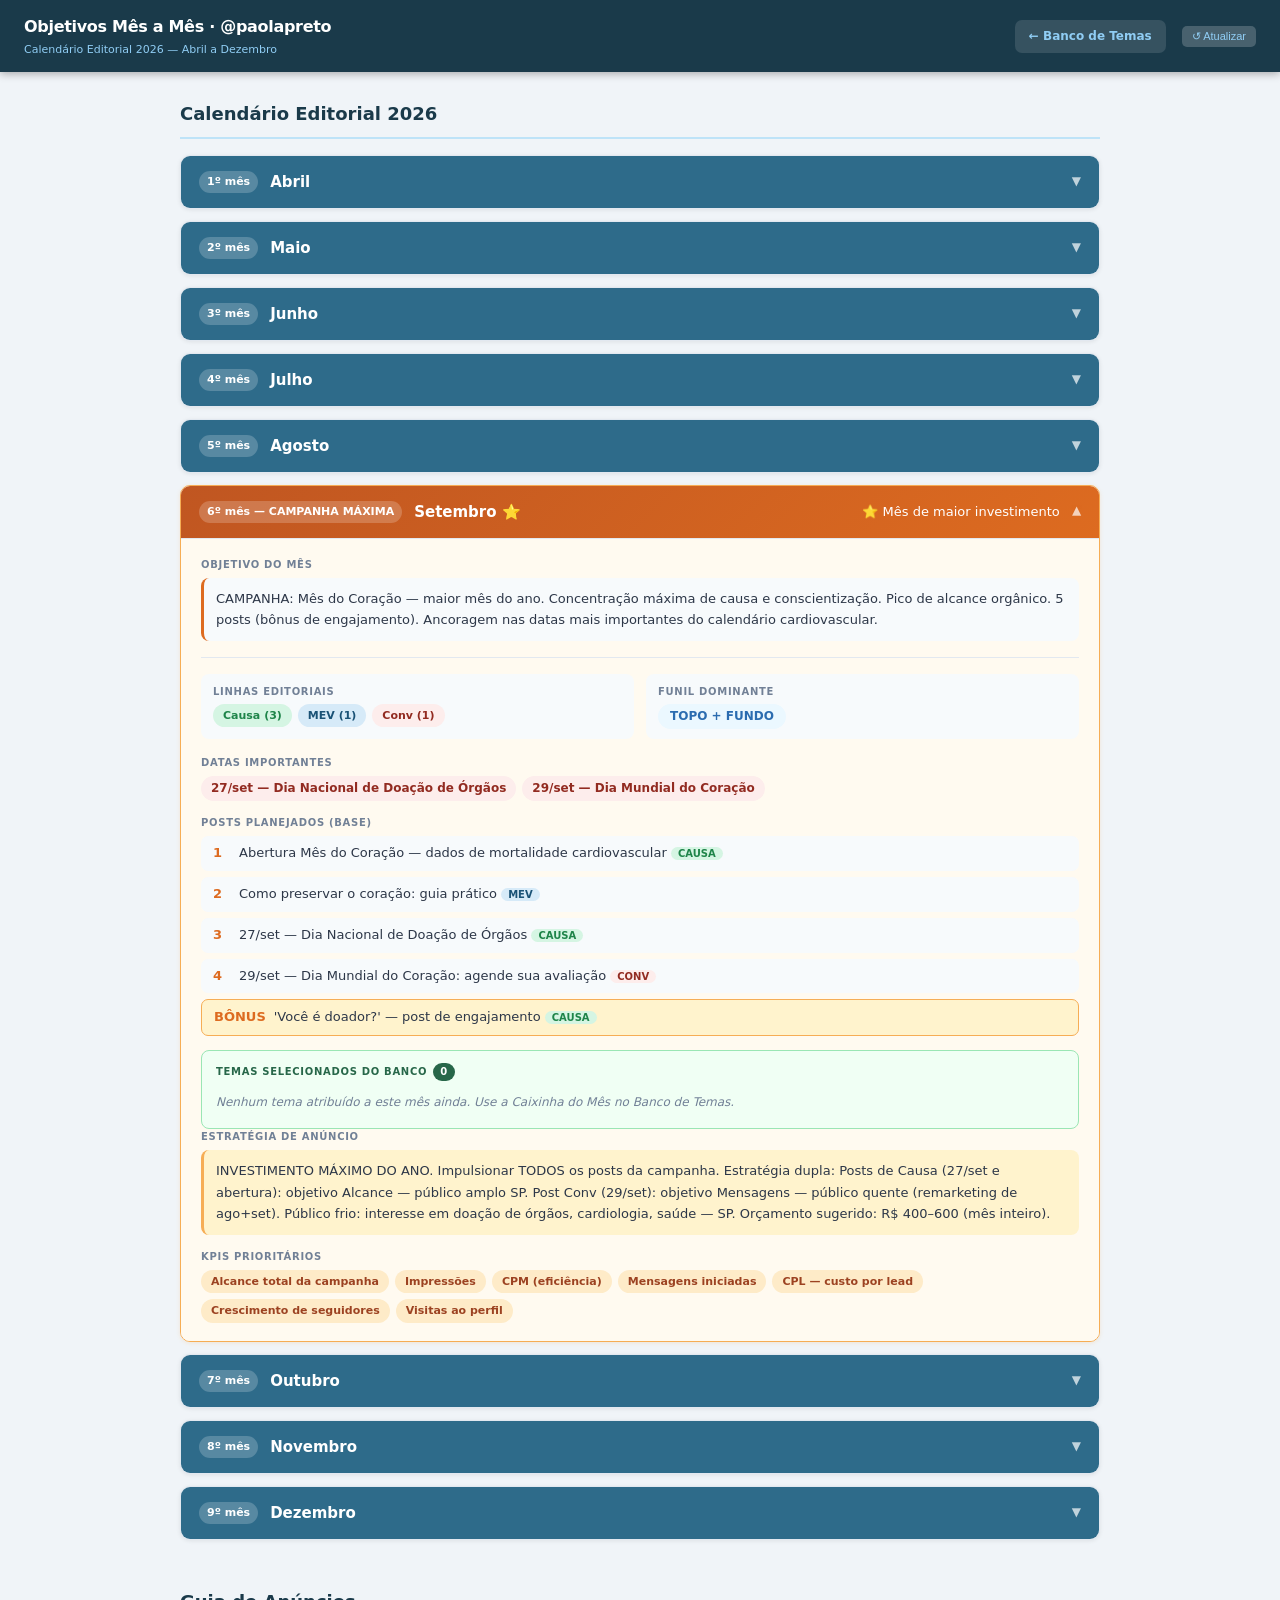
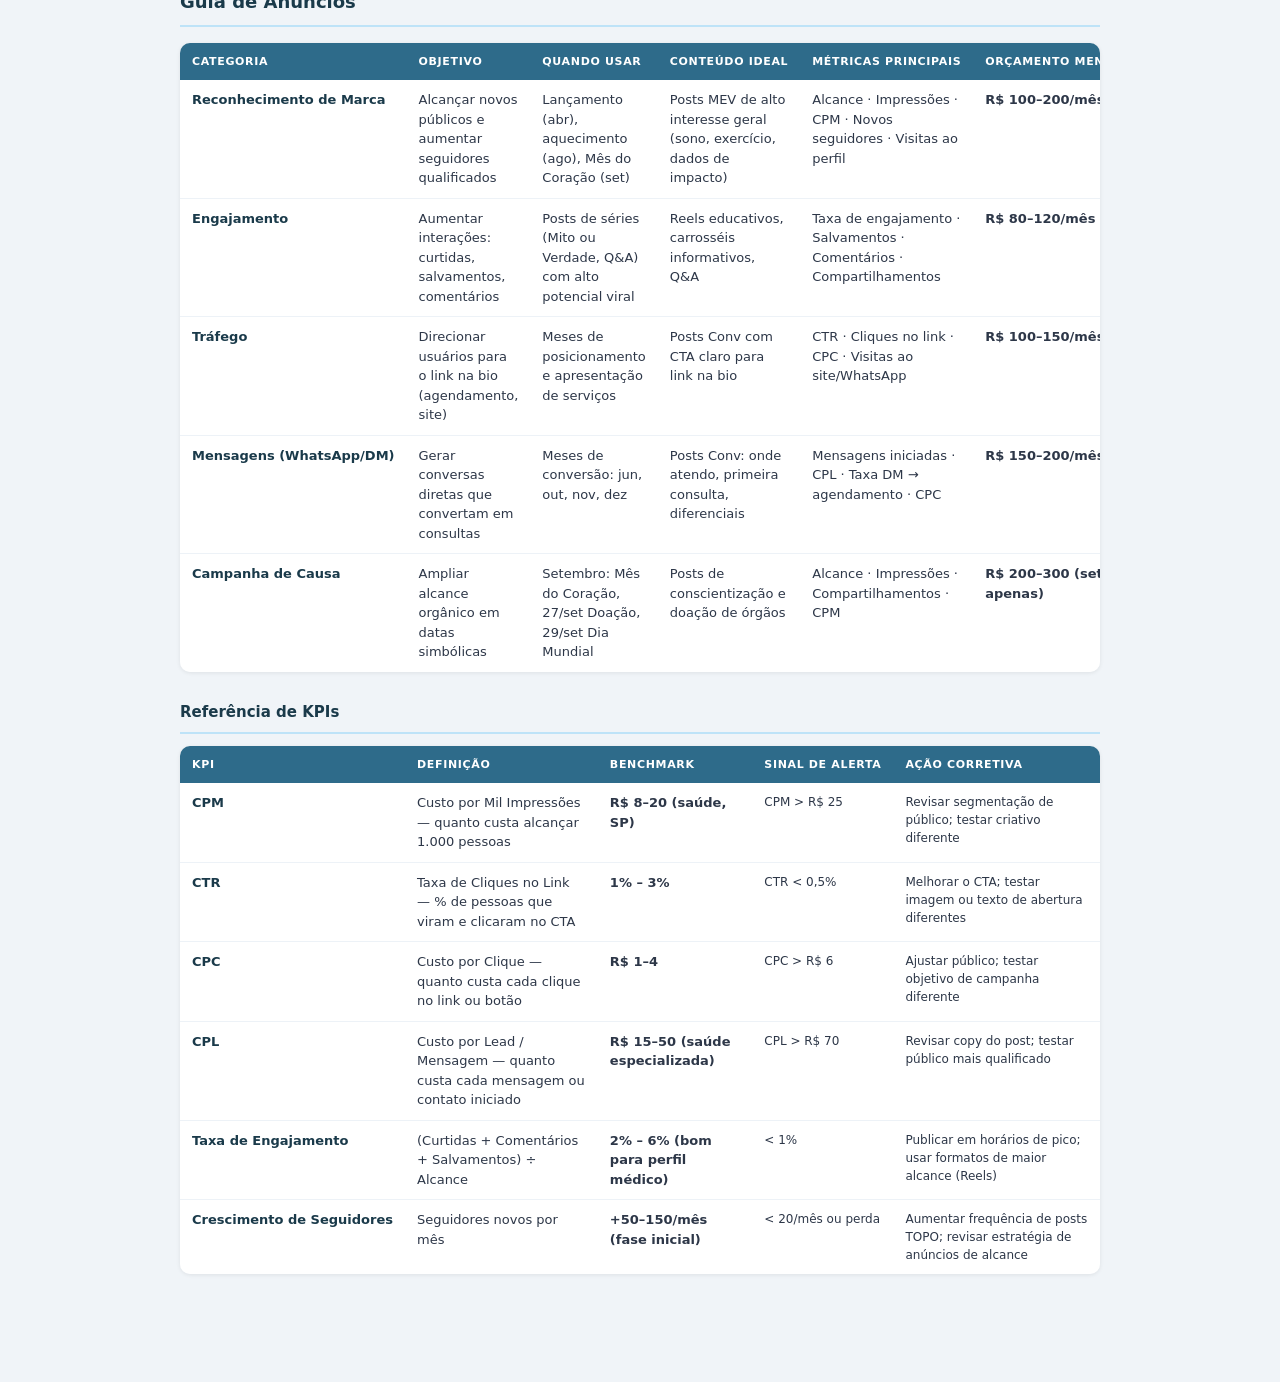
<file: objetivos.html>
<!DOCTYPE html>
<html lang="pt-BR">
<head>
<meta charset="UTF-8">
<meta name="viewport" content="width=device-width, initial-scale=1.0">
<title>Objetivos Mês a Mês · @paolapreto · 2026</title>
<style>
*{box-sizing:border-box;margin:0;padding:0}
body{font-family:-apple-system,BlinkMacSystemFont,'Segoe UI',system-ui,sans-serif;background:#F0F4F8;color:#1A202C;font-size:14px;line-height:1.6}

/* ── HEADER ─────────────────────────────────────────────────────── */
.header{background:#1A3A4A;color:#fff;padding:14px 24px;display:flex;align-items:center;gap:16px;box-shadow:0 2px 8px rgba(0,0,0,.3);position:sticky;top:0;z-index:100}
.header-title{flex:1}
.header h1{font-size:16px;font-weight:700;letter-spacing:-.3px}
.header .tag{font-size:11px;color:#90CDF4;font-weight:400;margin-top:1px}
.btn-back{padding:7px 14px;border-radius:7px;border:none;cursor:pointer;font-size:12px;font-weight:600;background:rgba(255,255,255,.12);color:#90CDF4;text-decoration:none;display:inline-flex;align-items:center;gap:5px;transition:.15s;white-space:nowrap}
.btn-back:hover{background:rgba(255,255,255,.2);color:#fff}

/* ── LAYOUT ─────────────────────────────────────────────────────── */
.content{max-width:960px;margin:0 auto;padding:28px 20px 60px}
.section-title{font-size:18px;font-weight:700;color:#1A3A4A;margin-bottom:16px;padding-bottom:8px;border-bottom:2px solid #BEE3F8}
.section{margin-bottom:48px}

/* ── MONTH CARDS ─────────────────────────────────────────────────── */
.months-grid{display:flex;flex-direction:column;gap:12px}
.month-card{background:#fff;border-radius:10px;overflow:hidden;box-shadow:0 1px 4px rgba(0,0,0,.08);border:1px solid #E2E8F0;transition:.15s}
.month-card:hover{box-shadow:0 2px 12px rgba(0,0,0,.12)}
.month-card.star{border-color:#F6AD55;box-shadow:0 1px 4px rgba(246,173,85,.2)}
.month-card.star:hover{box-shadow:0 2px 12px rgba(246,173,85,.3)}

.month-header{padding:14px 18px;cursor:pointer;display:flex;align-items:center;gap:12px;user-select:none;background:#2E6B8A;color:#fff;transition:.1s}
.month-card.star .month-header{background:linear-gradient(135deg,#C05621,#DD6B20)}
.month-header:hover{filter:brightness(1.05)}
.month-seq{font-size:11px;font-weight:700;background:rgba(255,255,255,.2);padding:2px 8px;border-radius:999px;white-space:nowrap;flex-shrink:0}
.month-name{font-size:15px;font-weight:700;flex:1}
.month-star-badge{font-size:13px;flex-shrink:0}
.month-arrow{font-size:12px;opacity:.7;flex-shrink:0;transition:.2s}
.month-card.open .month-arrow{transform:rotate(180deg)}

.month-body{display:none;padding:18px 20px;border-top:1px solid #E2E8F0}
.month-card.open .month-body{display:block}
.month-card.star .month-body{background:#FFFAF0}

.meta-grid{display:grid;grid-template-columns:repeat(auto-fit,minmax(200px,1fr));gap:12px;margin-bottom:16px}
.meta-item{background:#F7FAFC;border-radius:8px;padding:10px 12px}
.meta-label{font-size:10px;font-weight:800;text-transform:uppercase;letter-spacing:.07em;color:#718096;margin-bottom:4px}
.meta-value{font-size:13px;color:#2D3748;font-weight:500}

.obj-block{margin-bottom:14px}
.obj-label{font-size:10px;font-weight:800;text-transform:uppercase;letter-spacing:.07em;color:#718096;margin-bottom:5px}
.obj-text{font-size:13px;color:#2D3748;line-height:1.65;background:#F7FAFC;padding:10px 12px;border-radius:8px;border-left:3px solid #2E6B8A}
.month-card.star .obj-text{border-left-color:#DD6B20}

.posts-list{list-style:none;display:flex;flex-direction:column;gap:6px}
.posts-list li{font-size:13px;color:#2D3748;padding:7px 12px;background:#F7FAFC;border-radius:7px;display:flex;gap:8px;align-items:flex-start}
.posts-list li .post-num{font-weight:700;color:#2E6B8A;flex-shrink:0;min-width:18px}
.month-card.star .posts-list li .post-num{color:#DD6B20}
.posts-list li.bonus{background:#FFF3CD;border:1px solid #F6AD55}
.posts-list li.bonus .post-num{color:#9C4221}

.ad-block{font-size:13px;color:#2D3748;background:#EBF8FF;border-radius:8px;padding:10px 12px;line-height:1.65;border-left:3px solid #63B3ED}
.month-card.star .ad-block{background:#FFF3CD;border-left-color:#F6AD55}

.kpi-tags{display:flex;flex-wrap:wrap;gap:6px}
.kpi-tag{font-size:11px;font-weight:600;background:#EBF8FF;color:#2B6CB0;padding:3px 10px;border-radius:999px}
.month-card.star .kpi-tag{background:#FEEBC8;color:#9C4221}

.dates-list{display:flex;flex-wrap:wrap;gap:6px}
.date-chip{font-size:12px;font-weight:600;background:#D5F5E3;color:#1E8449;padding:3px 10px;border-radius:999px}
.date-chip.red{background:#FDEDEC;color:#922B21}

.lines-tags{display:flex;flex-wrap:wrap;gap:6px}
.line-tag{font-size:11px;font-weight:700;padding:3px 10px;border-radius:999px}
.lt-mev{background:#D6EAF8;color:#1A5276}
.lt-conv{background:#FDEDEC;color:#922B21}
.lt-causa{background:#D5F5E3;color:#1E8449}
.lt-hum{background:#F4ECF7;color:#76448A}

.funnel-badge{display:inline-block;font-size:12px;font-weight:700;padding:3px 12px;border-radius:999px;background:#EBF8FF;color:#2B6CB0}

/* ── AD TABLE ────────────────────────────────────────────────────── */
.table-wrap{overflow-x:auto;border-radius:10px;box-shadow:0 1px 4px rgba(0,0,0,.08)}
table.data-table{width:100%;border-collapse:collapse;background:#fff;font-size:13px}
table.data-table thead tr{background:#2E6B8A}
table.data-table thead th{padding:10px 12px;text-align:left;font-size:11px;font-weight:700;color:#fff;text-transform:uppercase;letter-spacing:.06em;white-space:nowrap}
table.data-table tbody tr{border-bottom:1px solid #EDF2F7;transition:.1s}
table.data-table tbody tr:hover{background:#F7FAFC}
table.data-table tbody tr:last-child{border-bottom:none}
table.data-table tbody td{padding:10px 12px;vertical-align:top;color:#2D3748;line-height:1.5}
table.data-table tbody td:first-child{font-weight:700;color:#1A3A4A;white-space:nowrap}

/* KPIs table special styling */
.kpi-bench{font-weight:700;color:#276749}
.kpi-alert{color:#9B2C2C;font-size:12px}
.kpi-action{font-size:12px;color:#4A5568}

/* ── BANCO TEMAS SECTION ─────────────────────────────────────────── */
.banco-section{margin-top:14px;padding:12px 14px;background:#F0FFF4;border-radius:8px;border:1px solid #9AE6B4}
.banco-section-label{font-size:10px;font-weight:800;text-transform:uppercase;letter-spacing:.07em;color:#276749;margin-bottom:8px;display:flex;align-items:center;gap:6px}
.banco-count-badge{background:#276749;color:#fff;border-radius:999px;font-size:10px;padding:1px 7px;font-weight:700}
.banco-item{display:flex;align-items:flex-start;gap:8px;padding:6px 8px;background:#fff;border-radius:6px;margin-bottom:5px;border:1px solid #C6F6D5}
.banco-item:last-child{margin-bottom:0}
.banco-item-num{font-weight:700;color:#276749;flex-shrink:0;min-width:20px;font-size:12px}
.banco-item-info{flex:1;min-width:0}
.banco-item-titulo{font-size:12px;font-weight:600;color:#1A202C;line-height:1.4;margin-bottom:3px}
.banco-item-meta{font-size:11px;color:#718096;display:flex;flex-wrap:wrap;gap:5px;align-items:center}
.banco-empty{font-size:12px;color:#718096;font-style:italic;padding:4px 0}
.btn-refresh{font-size:11px;background:rgba(255,255,255,.2);color:#90CDF4;border:none;border-radius:5px;padding:4px 10px;cursor:pointer;transition:.15s}
.btn-refresh:hover{background:rgba(255,255,255,.3);color:#fff}

/* ── UTILS ───────────────────────────────────────────────────────── */
.divider{height:1px;background:#E2E8F0;margin:16px 0}
</style>
</head>
<body>

<div class="header">
  <div class="header-title">
    <h1>Objetivos Mês a Mês · @paolapreto</h1>
    <div class="tag">Calendário Editorial 2026 — Abril a Dezembro</div>
  </div>
  <a class="btn-back" href="banco_temas.html">← Banco de Temas</a>
  <button class="btn-refresh" onclick="renderMonths()" title="Recarregar temas do banco">↺ Atualizar</button>
</div>

<div class="content">

  <!-- ── SECTION 1: Calendário ─────────────────────────────────── -->
  <div class="section">
    <div class="section-title">Calendário Editorial 2026</div>
    <div class="months-grid" id="monthsGrid"></div>
  </div>

  <!-- ── SECTION 2: Guia de Anúncios ──────────────────────────── -->
  <div class="section">
    <div class="section-title">Guia de Anúncios</div>

    <div class="table-wrap" style="margin-bottom:28px">
      <table class="data-table">
        <thead>
          <tr>
            <th>Categoria</th>
            <th>Objetivo</th>
            <th>Quando Usar</th>
            <th>Conteúdo Ideal</th>
            <th>Métricas Principais</th>
            <th>Orçamento Mensal</th>
          </tr>
        </thead>
        <tbody>
          <tr>
            <td>Reconhecimento de Marca</td>
            <td>Alcançar novos públicos e aumentar seguidores qualificados</td>
            <td>Lançamento (abr), aquecimento (ago), Mês do Coração (set)</td>
            <td>Posts MEV de alto interesse geral (sono, exercício, dados de impacto)</td>
            <td>Alcance · Impressões · CPM · Novos seguidores · Visitas ao perfil</td>
            <td><strong>R$ 100–200/mês</strong></td>
          </tr>
          <tr>
            <td>Engajamento</td>
            <td>Aumentar interações: curtidas, salvamentos, comentários</td>
            <td>Posts de séries (Mito ou Verdade, Q&A) com alto potencial viral</td>
            <td>Reels educativos, carrosséis informativos, Q&A</td>
            <td>Taxa de engajamento · Salvamentos · Comentários · Compartilhamentos</td>
            <td><strong>R$ 80–120/mês</strong></td>
          </tr>
          <tr>
            <td>Tráfego</td>
            <td>Direcionar usuários para o link na bio (agendamento, site)</td>
            <td>Meses de posicionamento e apresentação de serviços</td>
            <td>Posts Conv com CTA claro para link na bio</td>
            <td>CTR · Cliques no link · CPC · Visitas ao site/WhatsApp</td>
            <td><strong>R$ 100–150/mês</strong></td>
          </tr>
          <tr>
            <td>Mensagens (WhatsApp/DM)</td>
            <td>Gerar conversas diretas que convertam em consultas</td>
            <td>Meses de conversão: jun, out, nov, dez</td>
            <td>Posts Conv: onde atendo, primeira consulta, diferenciais</td>
            <td>Mensagens iniciadas · CPL · Taxa DM → agendamento · CPC</td>
            <td><strong>R$ 150–200/mês</strong></td>
          </tr>
          <tr>
            <td>Campanha de Causa</td>
            <td>Ampliar alcance orgânico em datas simbólicas</td>
            <td>Setembro: Mês do Coração, 27/set Doação, 29/set Dia Mundial</td>
            <td>Posts de conscientização e doação de órgãos</td>
            <td>Alcance · Impressões · Compartilhamentos · CPM</td>
            <td><strong>R$ 200–300 (set. apenas)</strong></td>
          </tr>
        </tbody>
      </table>
    </div>

    <div class="section-title" style="font-size:15px;margin-bottom:12px">Referência de KPIs</div>
    <div class="table-wrap">
      <table class="data-table">
        <thead>
          <tr>
            <th>KPI</th>
            <th>Definição</th>
            <th>Benchmark</th>
            <th>Sinal de Alerta</th>
            <th>Ação Corretiva</th>
          </tr>
        </thead>
        <tbody>
          <tr>
            <td>CPM</td>
            <td>Custo por Mil Impressões — quanto custa alcançar 1.000 pessoas</td>
            <td class="kpi-bench">R$ 8–20 (saúde, SP)</td>
            <td class="kpi-alert">CPM &gt; R$ 25</td>
            <td class="kpi-action">Revisar segmentação de público; testar criativo diferente</td>
          </tr>
          <tr>
            <td>CTR</td>
            <td>Taxa de Cliques no Link — % de pessoas que viram e clicaram no CTA</td>
            <td class="kpi-bench">1% – 3%</td>
            <td class="kpi-alert">CTR &lt; 0,5%</td>
            <td class="kpi-action">Melhorar o CTA; testar imagem ou texto de abertura diferentes</td>
          </tr>
          <tr>
            <td>CPC</td>
            <td>Custo por Clique — quanto custa cada clique no link ou botão</td>
            <td class="kpi-bench">R$ 1–4</td>
            <td class="kpi-alert">CPC &gt; R$ 6</td>
            <td class="kpi-action">Ajustar público; testar objetivo de campanha diferente</td>
          </tr>
          <tr>
            <td>CPL</td>
            <td>Custo por Lead / Mensagem — quanto custa cada mensagem ou contato iniciado</td>
            <td class="kpi-bench">R$ 15–50 (saúde especializada)</td>
            <td class="kpi-alert">CPL &gt; R$ 70</td>
            <td class="kpi-action">Revisar copy do post; testar público mais qualificado</td>
          </tr>
          <tr>
            <td>Taxa de Engajamento</td>
            <td>(Curtidas + Comentários + Salvamentos) ÷ Alcance</td>
            <td class="kpi-bench">2% – 6% (bom para perfil médico)</td>
            <td class="kpi-alert">&lt; 1%</td>
            <td class="kpi-action">Publicar em horários de pico; usar formatos de maior alcance (Reels)</td>
          </tr>
          <tr>
            <td>Crescimento de Seguidores</td>
            <td>Seguidores novos por mês</td>
            <td class="kpi-bench">+50–150/mês (fase inicial)</td>
            <td class="kpi-alert">&lt; 20/mês ou perda</td>
            <td class="kpi-action">Aumentar frequência de posts TOPO; revisar estratégia de anúncios de alcance</td>
          </tr>
        </tbody>
      </table>
    </div>
  </div>

</div>

<script>
const MONTHS_DATA = [
  {
    id: "abril",
    name: "Abril",
    seq: "1º mês",
    star: false,
    objetivo: "Lançamento do perfil renovado + Prevenção cardiovascular. Estreia com apresentação em SP ancorada no Dia Mundial da Saúde (7/abr). Estabelecer voz, identidade e localização.",
    posts: [
      {num:"1", text:"Apresentação — nova fase em SP", linha:"conv"},
      {num:"2", text:"Checkup cardiovascular: quem precisa fazer?", linha:"mev"},
      {num:"3", text:"MAPA: quando a pressão no consultório engana", linha:"mev"},
      {num:"4", text:"Meus diferenciais: IC avançada e transplante", linha:"conv"},
    ],
    linhas: [{label:"MEV (2)",cls:"lt-mev"},{label:"Conv (2)",cls:"lt-conv"}],
    datas: [{text:"7/abr — Dia Mundial da Saúde",red:false}],
    funil: "TOPO + FUNDO",
    anuncio: "Objetivo: reconhecimento de marca (lançamento). Impulsionar post 1 (Conv) + post 2 (MEV) por 7–10 dias cada. Público: mulheres e homens 40–70 anos, SP capital + raio 30 km, interesses: saúde, cardiologia, bem-estar. Orçamento sugerido: R$ 250–350 (lançamento).",
    kpis: ["Alcance e impressões","Novos seguidores","Visitas ao perfil","CPM (meta: < R$ 20)","Taxa de engajamento"],
  },
  {
    id: "maio",
    name: "Maio",
    seq: "2º mês",
    star: false,
    objetivo: "Saúde cardiovascular da mulher + Dia das Mães. Usar o gancho emocional do Dia das Mães (10/mai) para conectar cuidado e saúde cardíaca. Incorporar temas de estresse e lifestyle previstos para fevereiro.",
    posts: [
      {num:"1", text:"Saúde cardiovascular da mulher", linha:"mev"},
      {num:"2", text:"Arritmias e IC — sintomas a não ignorar", linha:"mev"},
      {num:"3", text:"Cuidar da saúde = o melhor presente para quem você ama", linha:"conv"},
      {num:"4", text:"Congresso / corrida com gancho cardiovascular (se houver evento)", linha:"hum"},
    ],
    linhas: [{label:"MEV (2)",cls:"lt-mev"},{label:"Conv (1)",cls:"lt-conv"},{label:"Hum (1)",cls:"lt-hum"}],
    datas: [{text:"10/mai — Dia das Mães",red:false}],
    funil: "TOPO + FUNDO",
    anuncio: "Objetivo: alcance + tráfego. Impulsionar post 3 (Conv — Dia das Mães) próximo a 10/mai. Público: mulheres 35–65, SP, + públicos semelhantes a seguidores atuais. Orçamento sugerido: R$ 150–200.",
    kpis: ["Alcance orgânico vs pago","Cliques no link da bio","CTR (meta: > 1%)","Novos seguidores","Compartilhamentos"],
  },
  {
    id: "junho",
    name: "Junho",
    seq: "3º mês",
    star: false,
    objetivo: "Exercício físico e cardiologia. Posicionar exercício como prescrição médica cardiovascular. Gancho do inverno (retomada de atividade). Apresentar VO2max e qualidade de vida pós-Tx.",
    posts: [
      {num:"1", text:"Por que cardiologista prescreve exercício?", linha:"mev"},
      {num:"2", text:"VO2max: o número que prevê sua longevidade", linha:"mev"},
      {num:"3", text:"Qualidade de vida pós-transplante", linha:"causa"},
      {num:"4", text:"Onde atendo em SP e como agendar sua consulta", linha:"conv"},
    ],
    linhas: [{label:"MEV (2)",cls:"lt-mev"},{label:"Causa (1)",cls:"lt-causa"},{label:"Conv (1)",cls:"lt-conv"}],
    datas: [{text:"—",red:false}],
    funil: "TOPO + MEIO + FUNDO",
    anuncio: "Objetivo: tráfego / mensagens. Impulsionar post 4 (Conv — como agendar) com objetivo 'Mensagens'. Público: pessoas que interagiram com o perfil nos últimos 60 dias + semelhantes a quem clicou no link. Orçamento sugerido: R$ 150–200.",
    kpis: ["Mensagens iniciadas","CPC (meta: < R$ 3)","CPL — custo por lead","Cliques no link da bio","Salvamentos (qualidade)"],
  },
  {
    id: "julho",
    name: "Julho",
    seq: "4º mês",
    star: false,
    objetivo: "Posicionamento profissional + IC avançada. Consolidar autoridade na especialidade de IC avançada e transplante. Aproveitar congresso para humanização com gancho médico.",
    posts: [
      {num:"1", text:"IC avançada: o Quarteto Fantástico", linha:"mev"},
      {num:"2", text:"Colesterol e aterosclerose: a placa que se forma em silêncio", linha:"mev"},
      {num:"3", text:"O que esperar da sua primeira consulta comigo", linha:"conv"},
      {num:"4", text:"Congresso / bastidores do ambulatório pós-Tx (se houver)", linha:"hum"},
    ],
    linhas: [{label:"MEV (2)",cls:"lt-mev"},{label:"Conv (1)",cls:"lt-conv"},{label:"Hum (1)",cls:"lt-hum"}],
    datas: [{text:"Verificar: SOCESP / CBC",red:false}],
    funil: "TOPO + MEIO + FUNDO",
    anuncio: "Objetivo: reconhecimento de marca (especialidade). Impulsionar post 1 (IC avançada) para alcançar pacientes com IC. Público: pessoas com interesse em 'insuficiência cardíaca', 'transplante', 50–75 anos, SP. Orçamento sugerido: R$ 100–150.",
    kpis: ["Alcance segmentado","CPM","Salvamentos","Visitas ao perfil","Novos seguidores qualificados"],
  },
  {
    id: "agosto",
    name: "Agosto",
    seq: "5º mês",
    star: false,
    objetivo: "Fatores de risco cardiovascular + aquecimento para Setembro. Resgatar temas de hipertensão, diabetes, sono e dieta previstos para fev/mar. Preparar audiência para a campanha de setembro.",
    posts: [
      {num:"1", text:"Dieta DASH: a mais recomendada por cardiologistas", linha:"mev"},
      {num:"2", text:"Sono e o coração: 7 a 9 horas não é luxo", linha:"mev"},
      {num:"3", text:"Fila de espera pelo transplante — dados reais", linha:"causa"},
      {num:"4", text:"Por que consultar especialista em IC avançada?", linha:"conv"},
    ],
    linhas: [{label:"MEV (2)",cls:"lt-mev"},{label:"Causa (1)",cls:"lt-causa"},{label:"Conv (1)",cls:"lt-conv"}],
    datas: [{text:"—",red:false}],
    funil: "TOPO + MEIO + FUNDO",
    anuncio: "Objetivo: alcance + aquecimento de público. Impulsionar post MEV de maior apelo (sono ou dieta) para ampliar audiência antes de set. Criar público personalizado de remarketing para usar em setembro. Orçamento sugerido: R$ 100–150.",
    kpis: ["Alcance","Impressões","Taxa de engajamento","Crescimento de seguidores","Público de remarketing gerado"],
  },
  {
    id: "setembro",
    name: "Setembro",
    seq: "6º mês — CAMPANHA MÁXIMA",
    star: true,
    objetivo: "CAMPANHA: Mês do Coração — maior mês do ano. Concentração máxima de causa e conscientização. Pico de alcance orgânico. 5 posts (bônus de engajamento). Ancoragem nas datas mais importantes do calendário cardiovascular.",
    posts: [
      {num:"1", text:"Abertura Mês do Coração — dados de mortalidade cardiovascular", linha:"causa"},
      {num:"2", text:"Como preservar o coração: guia prático", linha:"mev"},
      {num:"3", text:"27/set — Dia Nacional de Doação de Órgãos", linha:"causa"},
      {num:"4", text:"29/set — Dia Mundial do Coração: agende sua avaliação", linha:"conv"},
      {num:"BÔNUS", text:"'Você é doador?' — post de engajamento", linha:"causa", bonus:true},
    ],
    linhas: [{label:"Causa (3)",cls:"lt-causa"},{label:"MEV (1)",cls:"lt-mev"},{label:"Conv (1)",cls:"lt-conv"}],
    datas: [
      {text:"27/set — Dia Nacional de Doação de Órgãos",red:true},
      {text:"29/set — Dia Mundial do Coração",red:true},
    ],
    funil: "TOPO + FUNDO",
    anuncio: "INVESTIMENTO MÁXIMO DO ANO. Impulsionar TODOS os posts da campanha. Estratégia dupla: Posts de Causa (27/set e abertura): objetivo Alcance — público amplo SP. Post Conv (29/set): objetivo Mensagens — público quente (remarketing de ago+set). Público frio: interesse em doação de órgãos, cardiologia, saúde — SP. Orçamento sugerido: R$ 400–600 (mês inteiro).",
    kpis: ["Alcance total da campanha","Impressões","CPM (eficiência)","Mensagens iniciadas","CPL — custo por lead","Crescimento de seguidores","Visitas ao perfil"],
  },
  {
    id: "outubro",
    name: "Outubro",
    seq: "7º mês",
    star: false,
    objetivo: "Reconversão pós-campanha. Aproveitar o aquecimento de setembro para converter novos seguidores em pacientes. Aprofundar temas técnicos e abrir espaço para Q&A.",
    posts: [
      {num:"1", text:"Miocardiopatias: quando o músculo do coração adoece", linha:"mev"},
      {num:"2", text:"Medicamentos cardiológicos: dúvidas frequentes", linha:"mev"},
      {num:"3", text:"Resultados do transplante cardíaco: dados reais", linha:"causa"},
      {num:"4", text:"Q&A: respondendo suas dúvidas sobre o coração", linha:"conv"},
    ],
    linhas: [{label:"MEV (2)",cls:"lt-mev"},{label:"Causa (1)",cls:"lt-causa"},{label:"Conv (1)",cls:"lt-conv"}],
    datas: [{text:"—",red:false}],
    funil: "MEIO + FUNDO",
    anuncio: "Objetivo: conversão / mensagens. Impulsionar post 4 (Q&A — Conv) com objetivo Mensagens. Público: remarketing de quem interagiu em setembro + semelhantes. Orçamento sugerido: R$ 150–200.",
    kpis: ["Mensagens iniciadas","CPL","Taxa comentários (Q&A)","CPC","Conversão DM → consulta"],
  },
  {
    id: "novembro",
    name: "Novembro",
    seq: "8º mês",
    star: false,
    objetivo: "Prevenção — saúde preventiva. Mês de reforço preventivo. Tabagismo realocado de março. Humanização com aniversário ou congresso se houver. Reafirmar diferenciais antes do encerramento.",
    posts: [
      {num:"1", text:"Tabagismo e o coração", linha:"mev"},
      {num:"2", text:"Teste ergométrico: por que o médico pediu a esteira?", linha:"mev"},
      {num:"3", text:"Aniversário da Paôla ou congresso (se aplicável)", linha:"hum"},
      {num:"4", text:"Por que me escolher como sua cardiologista", linha:"conv"},
    ],
    linhas: [{label:"MEV (2)",cls:"lt-mev"},{label:"Hum (1)",cls:"lt-hum"},{label:"Conv (1)",cls:"lt-conv"}],
    datas: [{text:"Verificar: Congresso Medicina do Estilo de Vida",red:false}],
    funil: "TOPO + FUNDO",
    anuncio: "Objetivo: conversão. Impulsionar post 4 (Conv — por que me escolher) com objetivo Mensagens. Público: seguidores há mais de 30 dias que ainda não interagiram com Conv. Orçamento sugerido: R$ 150–200.",
    kpis: ["Mensagens iniciadas","CPC","CPL","Taxa de conversão DM → agendamento","Custo por consulta agendada"],
  },
  {
    id: "dezembro",
    name: "Dezembro",
    seq: "9º mês",
    star: false,
    objetivo: "Fechamento do ano + cuidados nas festas. Encerrar 2026 com conteúdo prático para as festas, humanização (retrospectiva) e CTA de agendamento para 2027.",
    posts: [
      {num:"1", text:"Coração nas festas: álcool, sal e estresse", linha:"mev"},
      {num:"2", text:"Coração artificial como ponte para o transplante", linha:"causa"},
      {num:"3", text:"Retrospectiva 2026", linha:"hum"},
      {num:"4", text:"Agende seu checkup cardiovascular para 2027", linha:"conv"},
    ],
    linhas: [{label:"MEV (1)",cls:"lt-mev"},{label:"Causa (1)",cls:"lt-causa"},{label:"Hum (1)",cls:"lt-hum"},{label:"Conv (1)",cls:"lt-conv"}],
    datas: [{text:"Festas de fim de ano",red:false}],
    funil: "TOPO + FUNDO",
    anuncio: "Objetivo: conversão / agendamentos jan/2027. Impulsionar post 4 (Conv — checkup 2027) com objetivo Mensagens na última semana de dez. Público: todas as pessoas que interagiram com o perfil em 2026. Orçamento sugerido: R$ 150–200.",
    kpis: ["Mensagens iniciadas (meta: agendamentos para jan)","CPL","CPC","ROAS geral do ano (opcional)","Crescimento de seguidores 2026"],
  },
];

function linhaClass(l) {
  const m = {mev:'lt-mev',conv:'lt-conv',causa:'lt-causa',hum:'lt-hum'};
  return m[l] || '';
}

function linhaKey(nome) {
  const m = {
    "Medicina do Estilo de Vida":"mev",
    "Conversão":"conv",
    "Causa & Conscientização":"causa",
    "Humanização":"hum"
  };
  return m[nome] || 'mev';
}

function escHtml(s) {
  return String(s).replace(/&/g,'&amp;').replace(/</g,'&lt;').replace(/>/g,'&gt;').replace(/"/g,'&quot;');
}

function getBancoTemas(monthName) {
  try {
    const raw = localStorage.getItem('paola_temas_v2');
    if (!raw) return [];
    return JSON.parse(raw).filter(t => t.mes === monthName);
  } catch(e) { return []; }
}

function renderMonths() {
  const grid = document.getElementById('monthsGrid');
  // remember which cards were open before re-render
  const wasOpen = new Set(
    Array.from(document.querySelectorAll('.month-card.open')).map(el => el.id.replace('card-',''))
  );

  grid.innerHTML = MONTHS_DATA.map(m => {
    const starClass = m.star ? ' star' : '';
    const starBadge = m.star ? '<span class="month-star-badge">⭐ Mês de maior investimento</span>' : '';
    const datesHtml = m.datas.map(d =>
      d.text === '—' ? '' : `<span class="date-chip${d.red?' red':''}">${d.text}</span>`
    ).filter(Boolean).join('');
    const datesBlock = datesHtml
      ? `<div class="obj-block"><div class="obj-label">Datas Importantes</div><div class="dates-list">${datesHtml}</div></div>`
      : '';
    const postsHtml = m.posts.map(p => {
      const cls = linhaClass(p.linha);
      return `<li${p.bonus?' class="bonus"':''}>
        <span class="post-num">${p.num}</span>
        <span>${p.text} <span class="line-tag ${cls}" style="font-size:10px;padding:1px 7px;">${p.linha.toUpperCase()}</span></span>
      </li>`;
    }).join('');
    const linesHtml = m.linhas.map(l => `<span class="line-tag ${l.cls}">${l.label}</span>`).join('');
    const kpisHtml = m.kpis.map(k => `<span class="kpi-tag">${k}</span>`).join('');

    // ── Temas do banco de temas (localStorage) ────────────────────
    const bancoTemas = getBancoTemas(m.name);
    const bancoSection = `
      <div class="banco-section">
        <div class="banco-section-label">
          Temas selecionados do banco
          <span class="banco-count-badge">${bancoTemas.length}</span>
        </div>
        ${bancoTemas.length === 0
          ? '<div class="banco-empty">Nenhum tema atribuído a este mês ainda. Use a Caixinha do Mês no Banco de Temas.</div>'
          : bancoTemas.map((t, i) => {
              const lk = linhaKey(t.linha);
              const fmt = t.formato || '';
              const isStory = fmt.startsWith('Story');
              return `<div class="banco-item">
                <div class="banco-item-num">${i+1}</div>
                <div class="banco-item-info">
                  <div class="banco-item-titulo">${escHtml(t.titulo)}</div>
                  <div class="banco-item-meta">
                    <span class="line-tag ${linhaClass(lk)}" style="font-size:10px;padding:1px 7px;">${t.linha}</span>
                    <span style="color:#4A5568">${escHtml(fmt)}</span>
                    <span style="font-weight:600;color:${t.funil==='FUNDO'?'#9C4221':t.funil==='MEIO'?'#2B6CB0':'#276749'}">${t.funil}</span>
                    ${isStory ? '<span style="background:#FCE4EC;color:#880E4F;border-radius:999px;font-size:10px;padding:1px 7px;font-weight:600;">Story</span>' : ''}
                  </div>
                </div>
              </div>`;
            }).join('')
        }
      </div>`;

    return `
    <div class="month-card${starClass}" id="card-${m.id}">
      <div class="month-header" onclick="toggleCard('${m.id}')">
        <span class="month-seq">${m.seq}</span>
        <span class="month-name">${m.name}${m.star ? ' ⭐' : ''}</span>
        ${starBadge}
        <span class="month-arrow">▼</span>
      </div>
      <div class="month-body">
        <div class="obj-block">
          <div class="obj-label">Objetivo do Mês</div>
          <div class="obj-text">${m.objetivo}</div>
        </div>

        <div class="divider"></div>

        <div class="meta-grid">
          <div class="meta-item">
            <div class="meta-label">Linhas Editoriais</div>
            <div class="lines-tags">${linesHtml}</div>
          </div>
          <div class="meta-item">
            <div class="meta-label">Funil Dominante</div>
            <div class="funnel-badge">${m.funil}</div>
          </div>
        </div>

        ${datesBlock}

        <div class="obj-block">
          <div class="obj-label">Posts Planejados (base)</div>
          <ul class="posts-list">${postsHtml}</ul>
        </div>

        ${bancoSection}

        <div class="obj-block">
          <div class="obj-label">Estratégia de Anúncio</div>
          <div class="ad-block">${m.anuncio}</div>
        </div>

        <div class="obj-block" style="margin-bottom:0">
          <div class="obj-label">KPIs Prioritários</div>
          <div class="kpi-tags">${kpisHtml}</div>
        </div>
      </div>
    </div>`;
  }).join('');

  // Restore open state; open September by default on first load
  if (wasOpen.size > 0) {
    wasOpen.forEach(id => {
      const card = document.getElementById('card-' + id);
      if (card) card.classList.add('open');
    });
  } else {
    toggleCard('setembro');
  }
}

function toggleCard(id) {
  const card = document.getElementById('card-' + id);
  if (!card) return;
  card.classList.toggle('open');
}

renderMonths();
</script>
</body>
</html>
</file>
